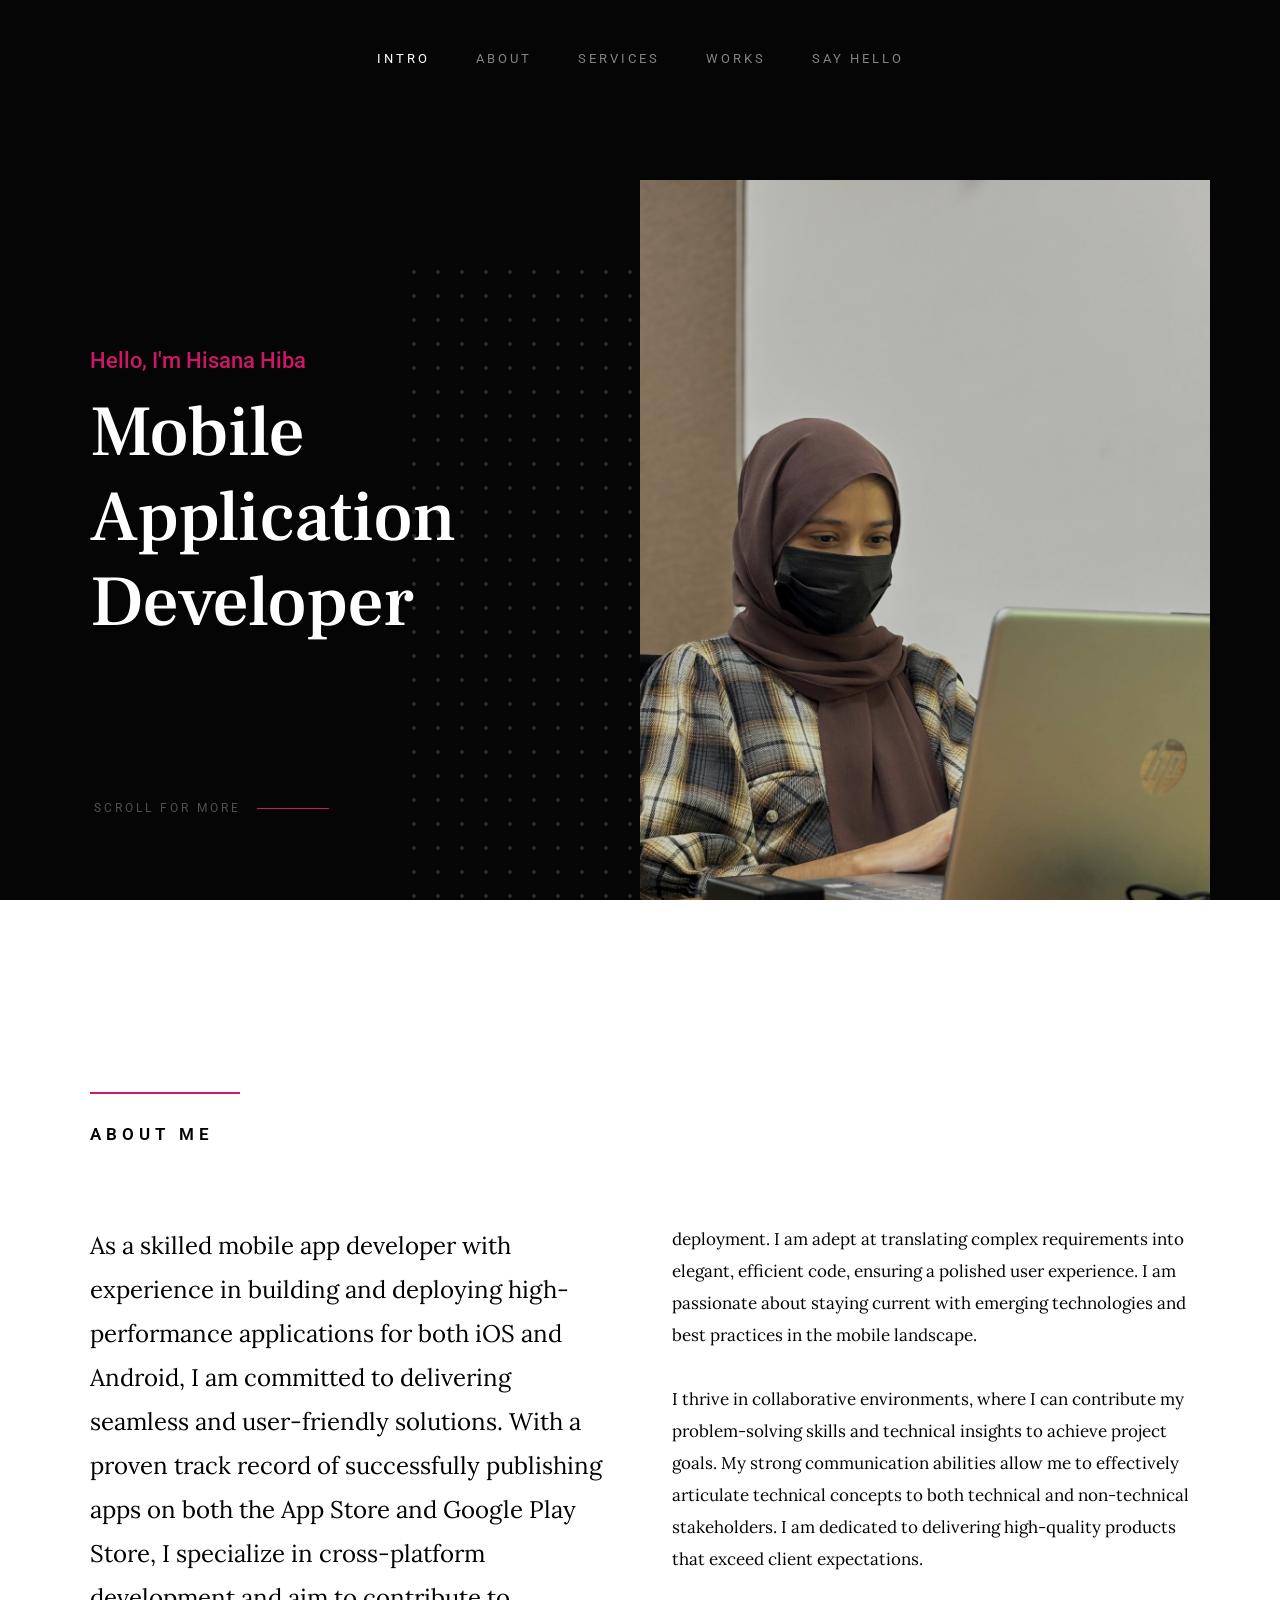
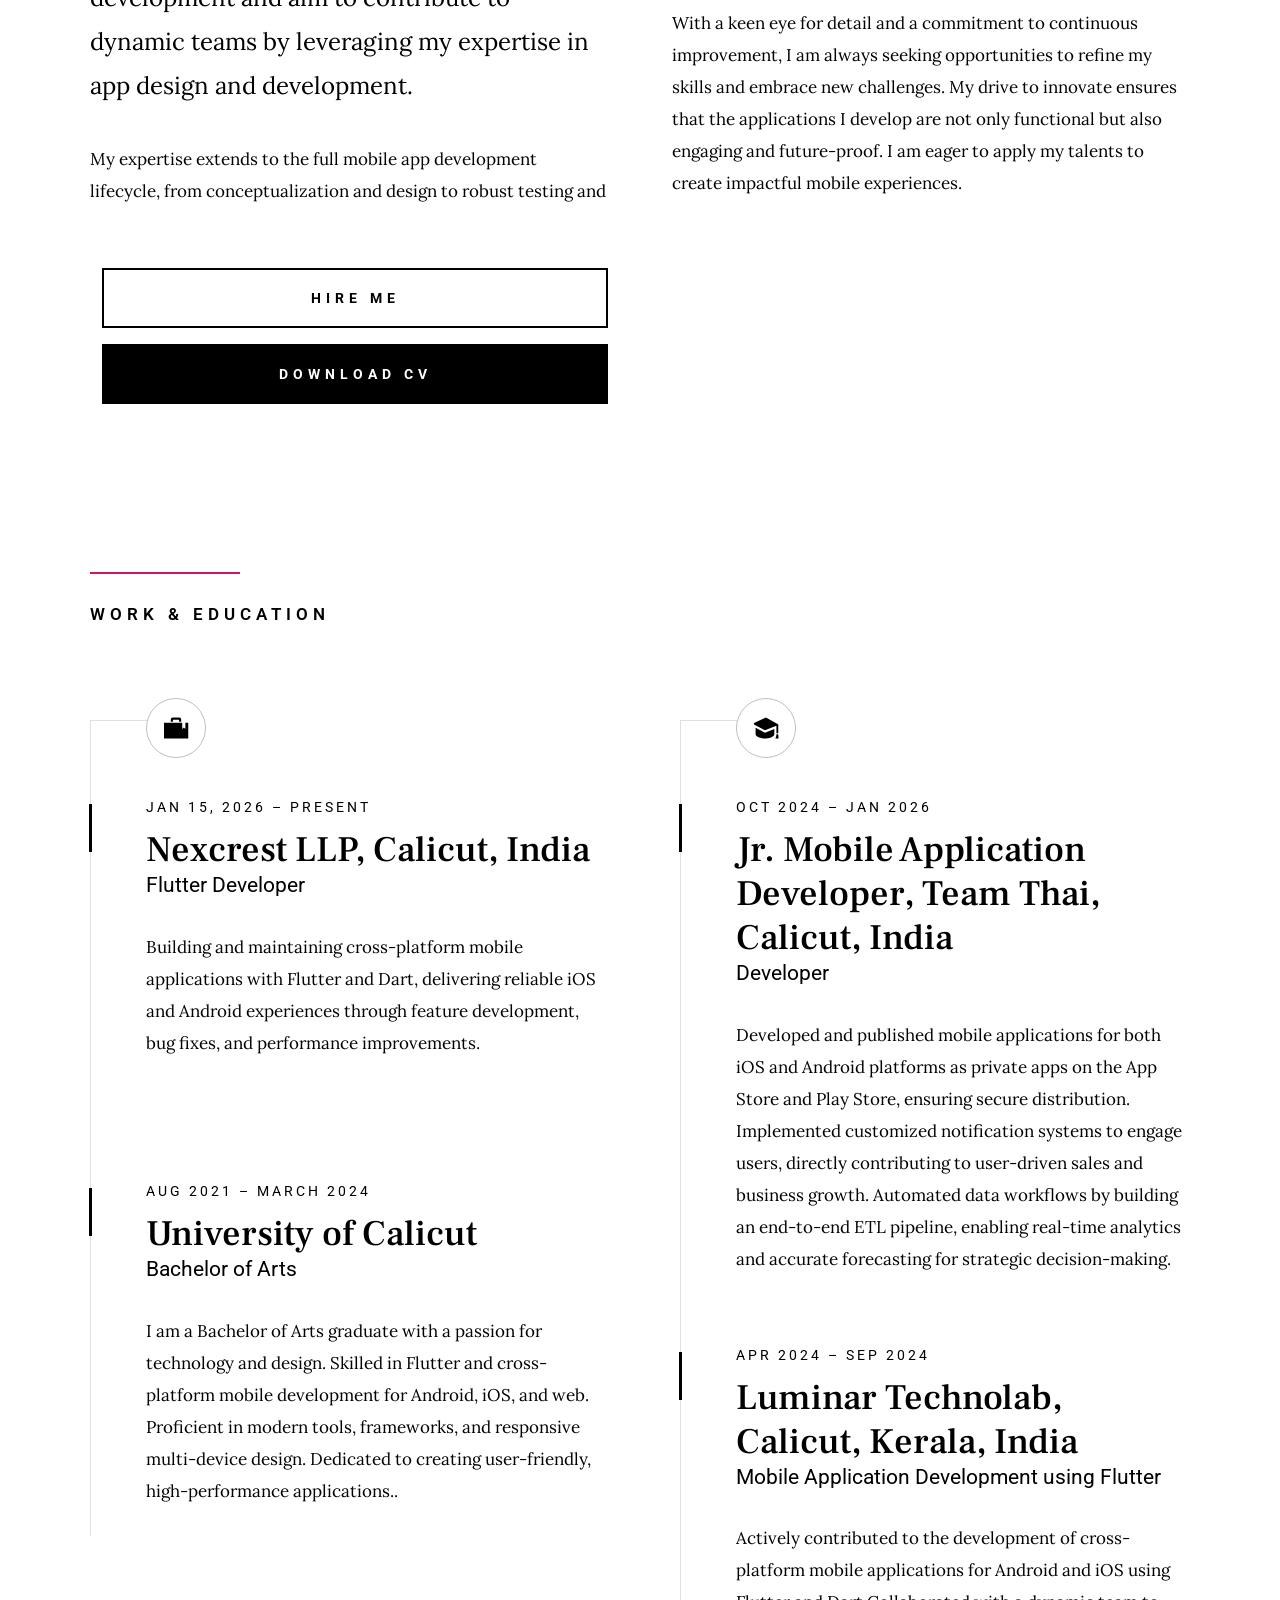
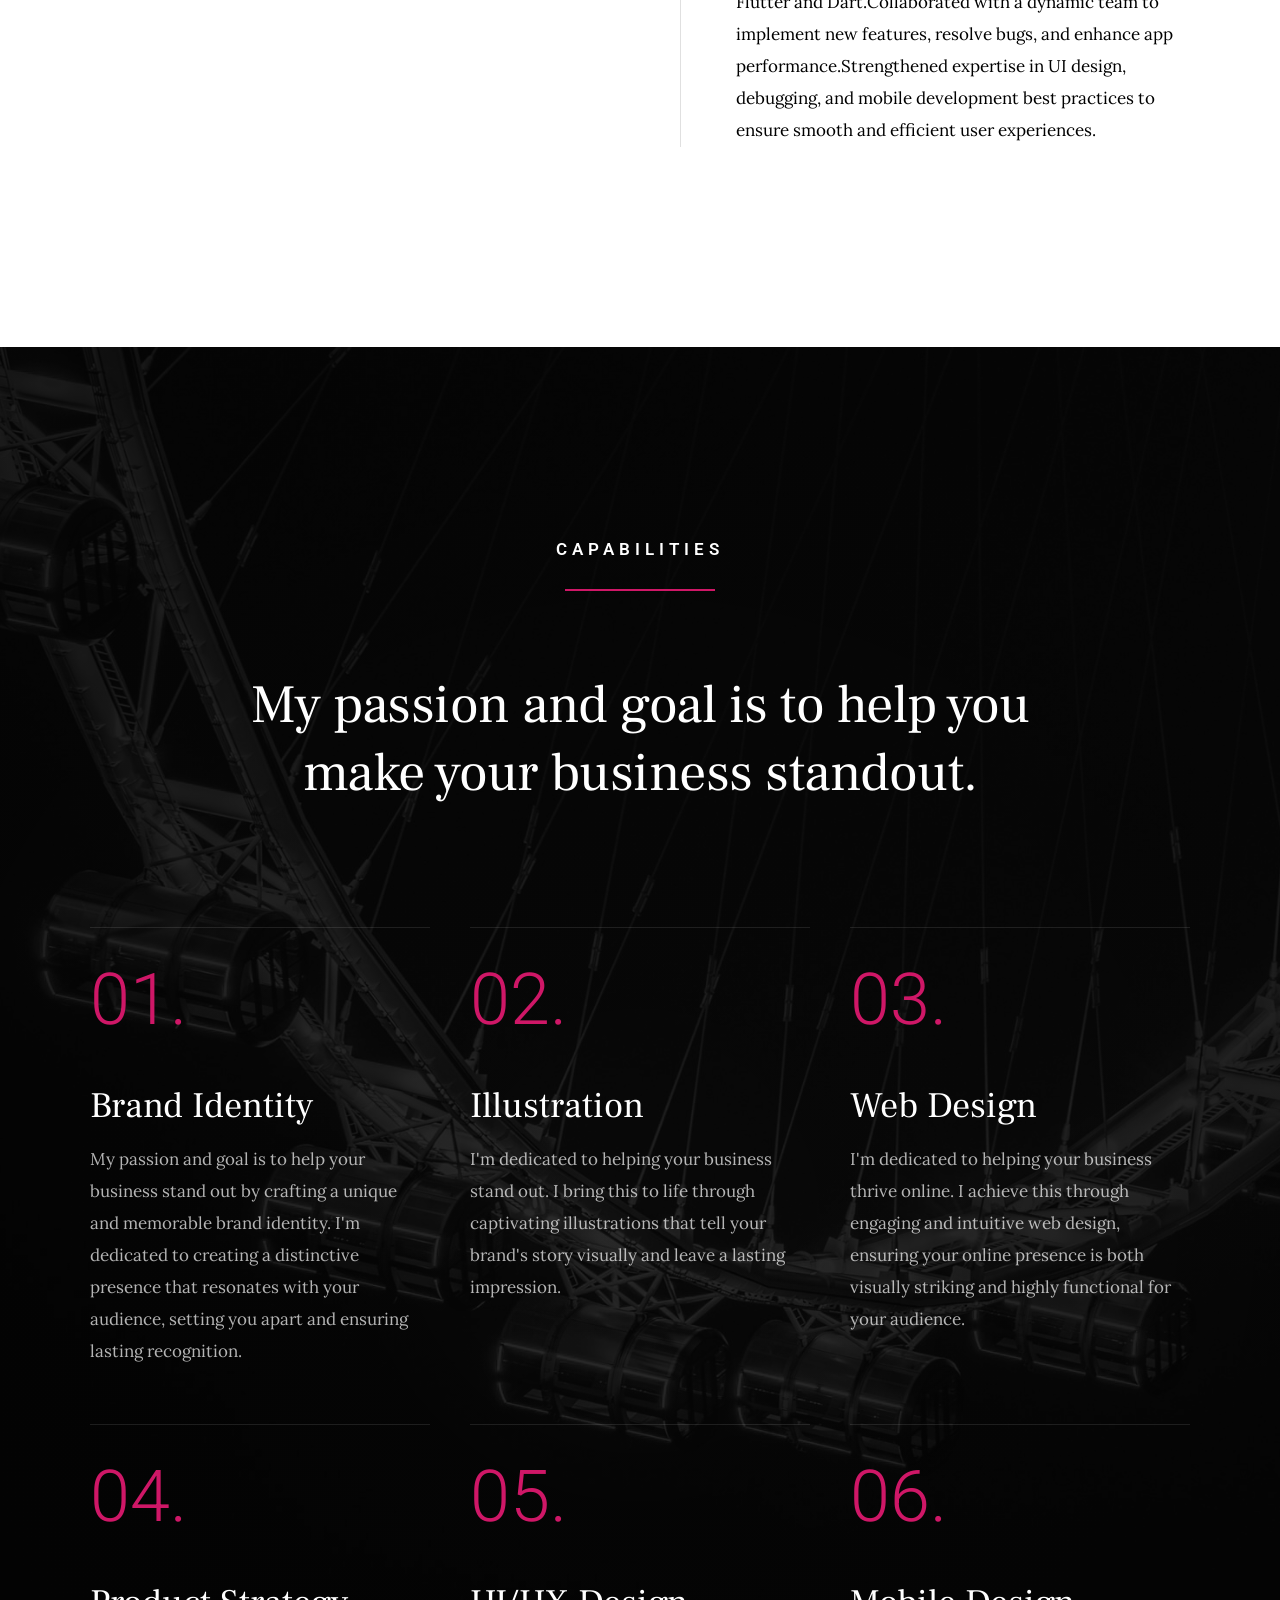
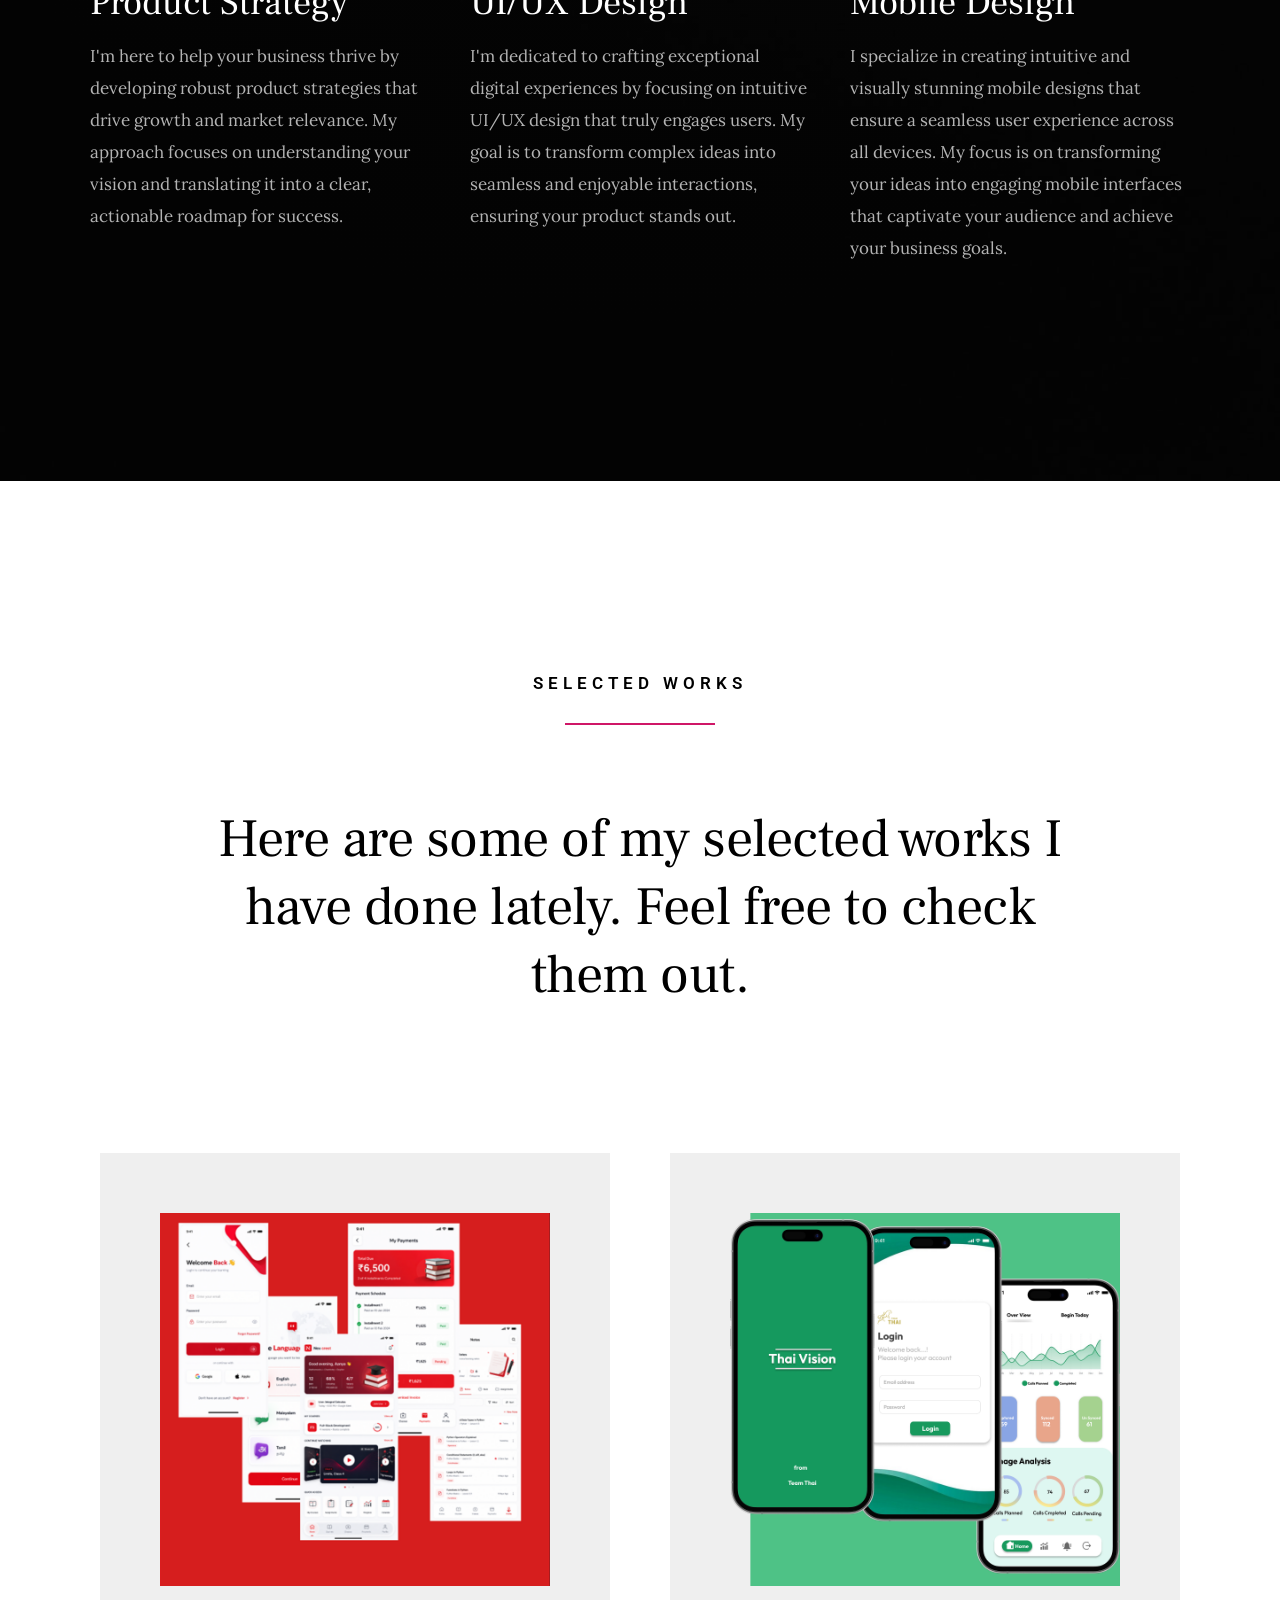
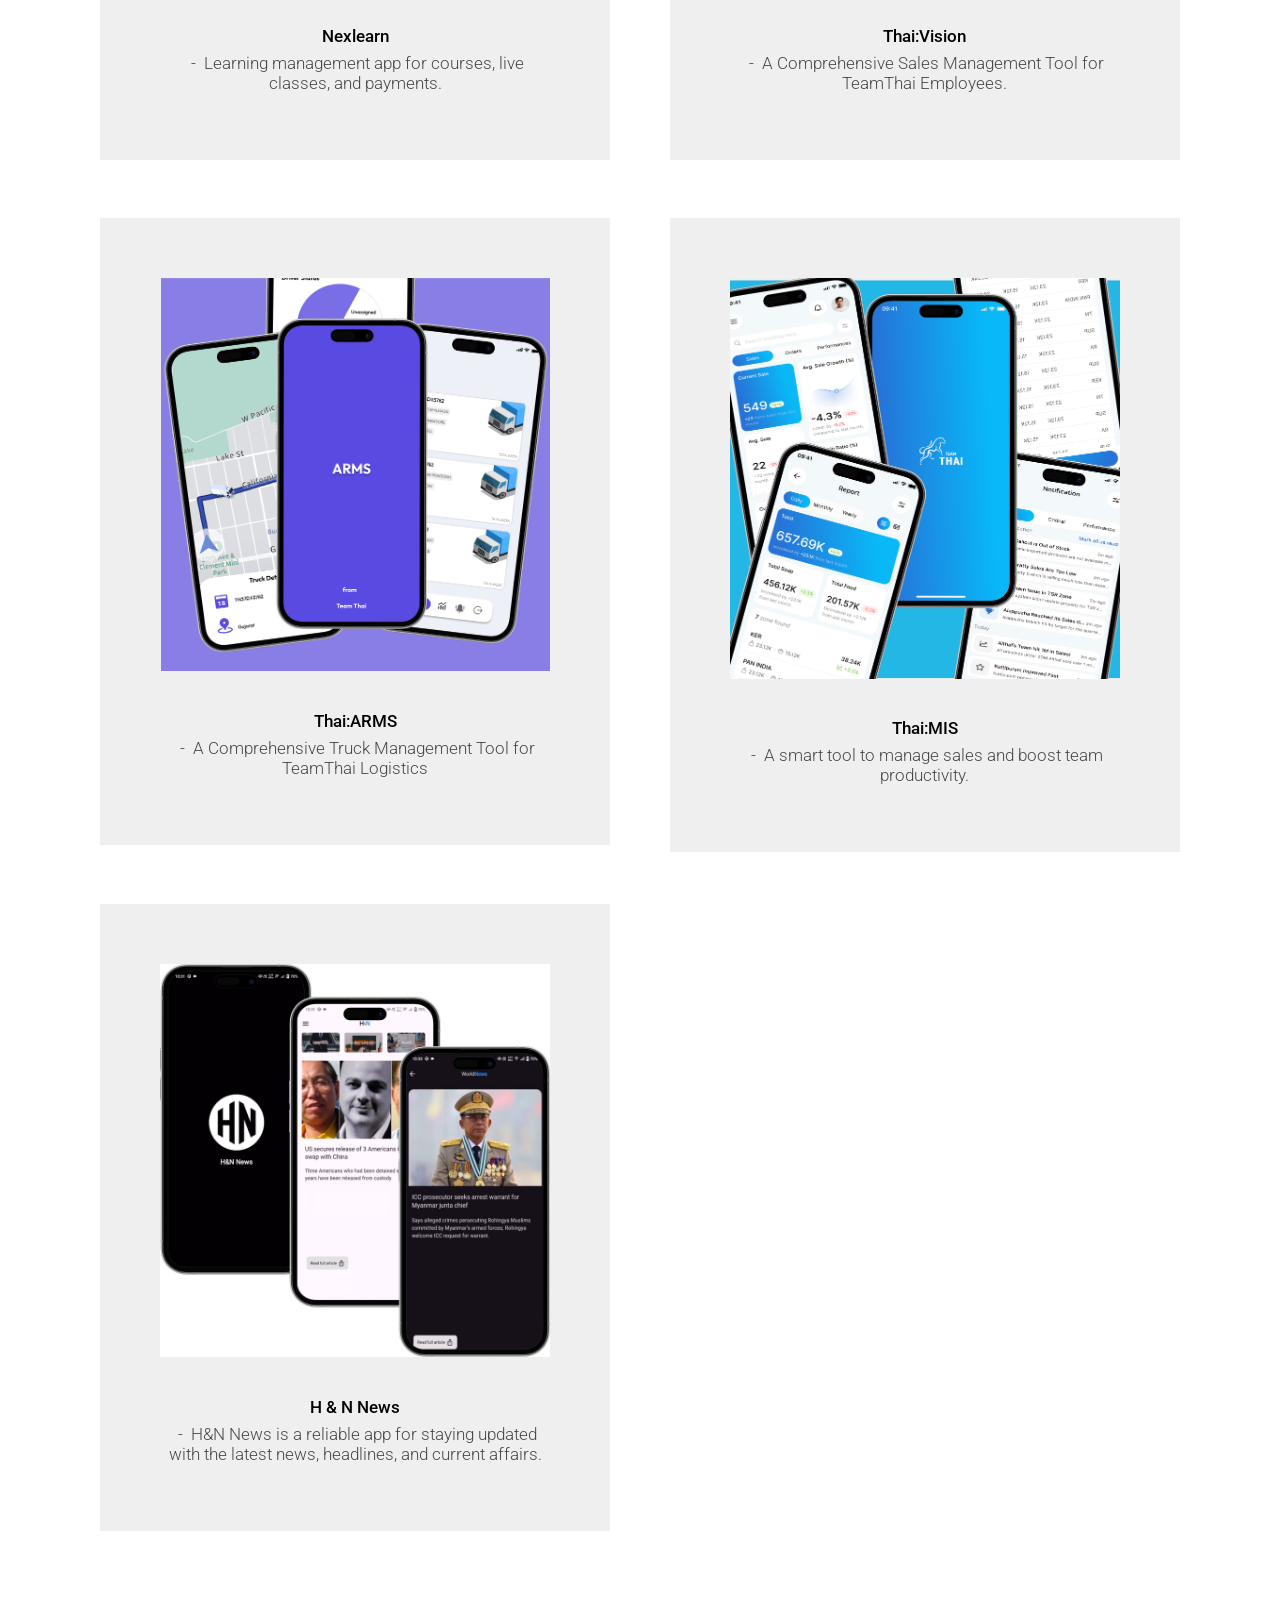
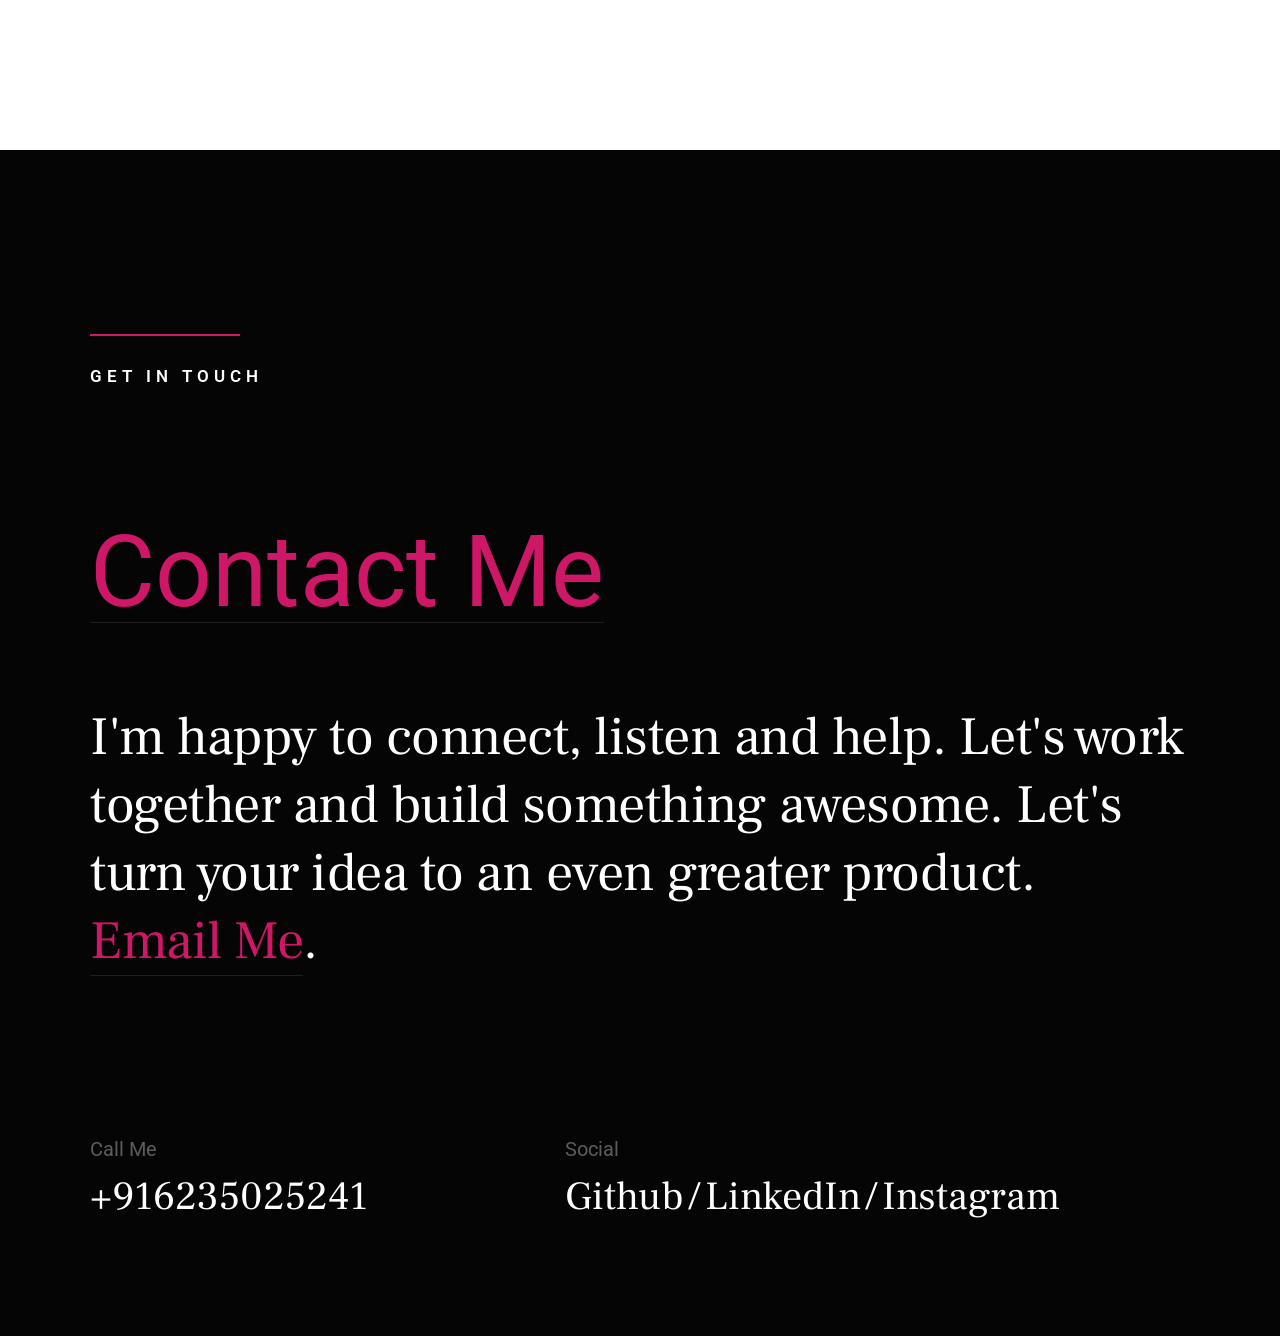
<file: index.html>
<!DOCTYPE html>
<html class="no-js" lang="en">

<head>

    <!--- basic page needs
    ================================================== -->
    <meta charset="utf-8">
    <title>Hisana Hiba</title>
    <meta name="description" content="">
    <meta name="author" content="">

    <!-- mobile specific metas
    ================================================== -->
    <meta name="viewport" content="width=device-width, initial-scale=1">

    <!-- CSS
    ================================================== -->
    <link rel="stylesheet" href="css/base.css">
    <link rel="stylesheet" href="css/vendor.css">
    <link rel="stylesheet" href="css/main.css?v=3">

    <!-- script
    ================================================== -->
    <script src="js/modernizr.js"></script>
    <script src="js/pace.min.js"></script>

    <!-- favicons
    ================================================== -->
    <link rel="apple-touch-icon" sizes="180x180" href="apple-touch-icon.png">
    <link rel="icon" type="image/png" sizes="32x32" href="favicon-32x32.png">
    <link rel="icon" type="image/png" sizes="16x16" href="favicon-16x16.png">
    <link rel="manifest" href="site.webmanifest">

</head>

<body id="top">

    <div id="preloader">
        <div id="loader"></div>
    </div>

    <!-- site header
    ================================================== -->
    <header class="s-header">



        <nav class="header-nav-wrap">
            <ul class="header-main-nav">
                <li class="current"><a class="smoothscroll" href="#intro" title="intro">Intro</a></li>
                <li><a class="smoothscroll" href="#about" title="about">About</a></li>
                <li><a class="smoothscroll" href="#services" title="services">Services</a></li>
                <li><a class="smoothscroll" href="#works" title="works">Works</a></li>
                <li><a class="smoothscroll" href="#contact" title="contact us">Say Hello</a></li>
            </ul>
            <!-- 
            <ul class="header-social">
                <li><a href="#0"><i class="fab fa-facebook-f" aria-hidden="true"></i></a></li>
                <li><a href="#0"><i class="fab fa-twitter" aria-hidden="true"></i></a></li>
                <li><a href="#0"><i class="fab fa-dribbble" aria-hidden="true"></i></a></li>
                <li><a href="#0"><i class="fab fa-behance" aria-hidden="true"></i></a></li>
            </ul> -->
        </nav>

        <a class="header-menu-toggle" href="#"><span>Menu</span></a>

    </header> <!-- end s-header -->


    <!-- intro
    ================================================== -->
    <section id="intro" class="s-intro target-section">

        <div class="row intro-content">

            <div class="column large-9 mob-full intro-text">
                <h3>Hello, I'm Hisana Hiba</h3>
                <h1>
                    Mobile <br>
                    Application <br>
                    Developer

                </h1>
            </div>

            <div class="intro-scroll">
                <a href="#about" class="intro-scroll-link smoothscroll">
                    Scroll For More
                </a>
            </div>

            <div class="intro-grid"></div>
            <div class="intro-pic"></div>

        </div> <!-- end row -->

    </section> <!-- end intro -->


    <!-- about
    ================================================== -->
    <section id="about" class="s-about target-section">

        <div class="about-me">

            <div class="row heading-block" data-aos="fade-up">
                <div class="column large-full">
                    <h2 class="section-heading">About Me</h2>
                </div>
            </div>

            <div class="row about-me__content" data-aos="fade-up">
                <div class="column large-full about-me__text">
                    <p class="lead">
                        As a skilled mobile app developer with experience in building and deploying high-performance
                        applications for
                        both iOS and Android, I am committed to delivering seamless and user-friendly solutions. With a
                        proven track
                        record of successfully publishing apps on both the App Store and Google Play Store, I specialize
                        in cross-platform
                        development and aim to contribute to dynamic teams by leveraging my expertise in app design and
                        development.
                    </p>

                    <p>
                        My expertise extends to the full mobile app development lifecycle, from conceptualization and
                        design to robust testing and deployment. I am adept at translating complex requirements into
                        elegant, efficient code, ensuring a polished user experience. I am passionate about staying
                        current with emerging technologies and best practices in the mobile landscape.
                    </p>

                    <p>
                        I thrive in collaborative environments, where I can contribute my problem-solving skills and
                        technical insights to achieve project goals. My strong communication abilities allow me to
                        effectively articulate technical concepts to both technical and non-technical stakeholders. I am
                        dedicated to delivering high-quality products that exceed client expectations.
                    </p>

                    <p>
                        With a keen eye for detail and a commitment to continuous improvement, I am always seeking
                        opportunities to refine my skills and embrace new challenges. My drive to innovate ensures that
                        the applications I develop are not only functional but also engaging and future-proof. I am
                        eager to apply my talents to create impactful mobile experiences.
                    </p>
                </div>
            </div>

            <div class="row about-me__buttons">
                <div class="column large-half tab-full" data-aos="fade-up">
                    <a href="mailto:hisanahiba732@gmail.com" class="btn btn--stroke full-width">Hire Me</a>

                    </ <div class="column large-half tab-full" data-aos="fade-up">
                    <a href="https://drive.google.com/file/d/1yX--kLWcXpZ6pKcHsjqaLjokOLjW7krJ/view?usp=sharing"
                        class="btn btn--primary full-width">Download CV</a>
                </div>
            </div>

        </div> <!-- end about-me -->

        <div class="about-experience">

            <div class="row heading-block" data-aos="fade-up">
                <div class="column large-full">
                    <h2 class="section-heading">Work & Education</h2>
                </div>
            </div>

            <div class="row about-experience__timeline">

                <div class="column large-half tab-full" data-aos="fade-up">
                    <div class="timeline">

                        <div class="timeline__icon-wrap">
                            <span class="timeline__icon timeline__icon--work"></span>
                        </div>

                        <div class="timeline__block">
                            <div class="timeline__bullet"></div>
                            <div class="timeline__header">
                                <p class="timeline__timeframe">Jan 15, 2026 – Present</p>
                                <h3 class="item-title">Nexcrest LLP, Calicut, India</h3>
                                <h5>Flutter Developer</h5>
                            </div>
                            <div class="timeline__desc">
                                <p>Building and maintaining cross-platform mobile applications with Flutter and Dart,
                                    delivering reliable iOS and Android experiences through feature development, bug
                                    fixes, and performance improvements.</p>
                            </div>
                        </div>

                        <div class="timeline__block">
                            <div class="timeline__bullet"></div>
                            <div class="timeline__header">
                                <p class="timeline__timeframe">Aug 2021 – March 2024</p>
                                <h3 class="item-title">University of Calicut</h3>
                                <h5>Bachelor of Arts</h5>
                            </div>
                            <div class="timeline__desc">
                                <p>I am a Bachelor of Arts graduate with a passion for technology and design.
                                    Skilled in Flutter and cross-platform mobile development for Android, iOS, and web.
                                    Proficient in modern tools, frameworks, and responsive multi-device design.
                                    Dedicated to creating user-friendly, high-performance applications..</p>
                            </div>
                        </div>



                    </div>
                </div>

                <div class="column large-half tab-full" data-aos="fade-up">
                    <div class="timeline">

                        <div class="timeline__icon-wrap">
                            <span class="timeline__icon timeline__icon--education"></span>
                        </div>

                        <div class="timeline__block">
                            <div class="timeline__bullet"></div>
                            <div class="timeline__header">
                                <p class="timeline__timeframe">Oct 2024 – Jan 2026</p>
                                <h3 class="item-title">Jr. Mobile Application Developer, Team Thai, Calicut, India</h3>
                                <h5>Developer</h5>
                            </div>
                            <div class="timeline__desc">
                                <p>Developed and published mobile applications for both iOS and Android platforms as
                                    private apps on the App Store and Play Store, ensuring secure distribution.
                                    Implemented customized notification systems to engage users, directly contributing
                                    to user-driven sales and business growth. Automated data workflows by building an
                                    end-to-end ETL pipeline, enabling real-time analytics and accurate forecasting for
                                    strategic decision-making.</p>
                            </div>
                        </div>

                        <div class="timeline__block">
                            <div class="timeline__bullet"></div>
                            <div class="timeline__header">
                                <p class="timeline__timeframe">Apr 2024 – Sep 2024</p>
                                <h3 class="item-title">Luminar Technolab, Calicut, Kerala, India</h3>
                                <h5>Mobile Application Development using Flutter</h5>
                            </div>
                            <div class="timeline__desc">
                                <p>Actively contributed to the development of cross-platform mobile applications for
                                    Android and iOS using Flutter
                                    and Dart.Collaborated with a dynamic team to implement new features, resolve bugs,
                                    and enhance app performance.Strengthened expertise in UI design, debugging, and
                                    mobile development best practices to ensure smooth and
                                    efficient user experiences.</p>
                            </div>
                        </div>





                    </div>
                </div>
            </div>

        </div> <!-- end about-experience -->

    </section> <!-- end s-about -->


    <!-- services
    ================================================== -->
    <section id="services" class="s-services ss-dark target-section">

        <div class="shadow-overlay"></div>

        <div class="row heading-block heading-block--center" data-aos="fade-up">
            <div class="column large-full">
                <h2 class="section-heading section-heading--centerbottom">Capabilities</h2>

                <p class="section-desc">
                    My passion and goal is to help you make your business standout.
                </p>
            </div>
        </div> <!-- end heading-block -->

        <div class="row services-list block-large-1-3 block-medium-1-2 block-tab-full">

            <div class="column item-service" data-aos="fade-up">
                <div class="item-service__content">
                    <h4 class="item-title">Brand Identity</h4>
                    <p>
                        My passion and goal is to help your business stand out by crafting a unique and memorable brand
                        identity. I'm dedicated to creating a distinctive presence that resonates with your audience,
                        setting you apart and ensuring lasting recognition.
                    </p>
                </div>
            </div>

            <div class="column item-service" data-aos="fade-up">
                <div class="item-service__content">
                    <h4 class="item-title">Illustration</h4>
                    <p>
                        I'm dedicated to helping your business stand out. I bring this to life through captivating
                        illustrations that tell your brand's story visually and leave a lasting impression.
                    </p>
                </div>
            </div>

            <div class="column item-service" data-aos="fade-up">
                <div class="item-service__content">
                    <h4 class="item-title">Web Design</h4>
                    <p>
                        I'm dedicated to helping your business thrive online. I achieve this through engaging and
                        intuitive web design, ensuring your online presence is both visually striking and highly
                        functional for your audience.
                    </p>
                </div>
            </div>

            <div class="column item-service" data-aos="fade-up">
                <div class="item-service__content">
                    <h4 class="item-title">Product Strategy</h4>
                    <p>
                        I'm here to help your business thrive by developing robust product strategies that drive growth
                        and market relevance. My approach focuses on understanding your vision and translating it into a
                        clear, actionable roadmap for success.
                    </p>
                </div>
            </div>

            <div class="column item-service" data-aos="fade-up">
                <div class="item-service__content">
                    <h4 class="item-title">UI/UX Design</h4>
                    <p>
                        I'm dedicated to crafting exceptional digital experiences by focusing on intuitive UI/UX design
                        that truly engages users. My goal is to transform complex ideas into seamless and enjoyable
                        interactions, ensuring your product stands out.
                    </p>
                </div>
            </div>

            <div class="column item-service" data-aos="fade-up">
                <div class="item-service__content">
                    <h4 class="item-title">Mobile Design</h4>
                    <p>
                        I specialize in creating intuitive and visually stunning mobile designs that ensure a seamless
                        user experience across all devices. My focus is on transforming your ideas into engaging mobile
                        interfaces that captivate your audience and achieve your business goals.

                    </p>
                </div>
            </div>

        </div> <!-- end services-list -->

    </section> <!-- end s-services -->





    <!-- works
    ================================================== -->
    <section id="works" class="s-works target-section">

        <div class="row heading-block heading-block--center" data-aos="fade-up">
            <div class="column large-full">
                <h2 class="section-heading section-heading--centerbottom">Selected Works</h2>
                <p class="section-desc">
                    Here are some of my selected works I have done lately. Feel free to
                    check them out.
                </p>
            </div>
        </div> <!-- end heading-block -->

        <div class="masonry-wrap">

            <div class="masonry">
                <div class="grid-sizer"></div>

                <div class="masonry__brick" data-aos="fade-up">
                    <div class="item-folio">
                        <div class="item-folio__thumb">
                            <a href="images/nexlearn.png" class="thumb-link" title="Nexlearn" data-size="400x400">
                                <img src="images/nexlearn.png"
                                    srcset="images/nexlearn.png 1x, images/nexlearn.png 2x" alt="Nexlearn">
                            </a>
                        </div>

                        <div class="item-folio__text">
                            <h4 class="item-folio__title">
                                Nexlearn
                            </h4>
                            <p class="item-folio__cat">
                                Learning management app for courses, live classes, and payments.
                            </p>
                        </div>

                        <div class="item-folio__caption">
                            <p>Nexlearn is a learning management app built for students and institutes.
                                It includes secure login, multi-language support, a personalized home dashboard with
                                progress tracking, live class joining, course management, notes and assignments, and
                                installment-based payment tracking with invoice access.</p>
                        </div>
                    </div>
                </div> <!-- end masonry__brick -->

                <div class="masonry__brick" data-aos="fade-up">
                    <div class="item-folio">
                        <div class="item-folio__thumb">
                            <a href="images\Group 1 (3).png" class="thumb-link" title="Shutterbug" data-size="400x400">
                                <img src="images\Group 1 (3).png"
                                    srcset="images\Group 1 (3).png 1x,images\Group 1 (3).png 2x" alt="">
                            </a>
                        </div>

                        <div class="item-folio__text">
                            <h4 class="item-folio__title">
                                Thai:Vision
                            </h4>
                            <p class="item-folio__cat">
                                A Comprehensive Sales Management Tool for TeamThai Employees.
                            </p>
                        </div>

                        <div class="item-folio__caption">
                            <p>Thai Vision
                                Thai Vision is a robust tool designed exclusively for TeamThai employees, providing a
                                comprehensive solution for managing and tracking sales activities. This private
                                application enhances productivity by streamlining the sales process and providing
                                valuable data to both salesmen and management.</p>
                        </div>
                    </div>
                </div> <!-- end masonry__brick -->

                <div class="masonry__brick" data-aos="fade-up">
                    <div class="item-folio">
                        <div class="item-folio__thumb">
                            <a href="images\Group 1.png" class="thumb-link" title="Woodcraft" data-size="400x400">
                                <img src="images\Group 1.png" srcset="images\Group 1.png 1x,images\Group 1.png 2x"
                                    alt="">
                            </a>
                        </div>
                        <div class="item-folio__text">
                            <h4 class="item-folio__title">
                                Thai:ARMS
                            </h4>
                            <p class="item-folio__cat">
                                A Comprehensive Truck Management Tool for TeamThai Logistics

                            </p>
                        </div>
                        <div class="item-folio__caption">
                            <p>Thai ARMS
                                Thai ARMS is a powerful and secure application designed exclusively for TeamThai
                                employees, providing a complete solution for managing and tracking truck operations.
                                This private app streamlines logistics by offering real-time data on truck activities,
                                driver details, and branch information, enhancing operational efficiency for our team.
                            </p>
                        </div>
                    </div>
                </div> <!-- end masonry__brick -->

                <div class="masonry__brick" data-aos="fade-up">
                    <div class="item-folio">

                        <div class="item-folio__thumb">
                            <a href="images\Group 1 (2).png" class="thumb-link" title="The Beetle Car"
                                data-size="400x400">
                                <img src="images\Group 1 (2).png"
                                    srcset="images\Group 1 (2).png 1x,images\Group 1 (2).png 2x" alt="">
                            </a>
                        </div>
                        <div class="item-folio__text">
                            <h4 class="item-folio__title">
                                Thai:MIS
                            </h4>
                            <p class="item-folio__cat">
                                A smart tool to manage sales and boost team productivity.
                            </p>
                        </div>
                        <div class="item-folio__caption">
                            <p>Thai MIS
                                This application is a robust tool for managing and tracking sales activities, providing
                                valuable data to both salesmen and management. It’s a comprehensive solution for
                                businesses looking to streamline their sales process and enhance productivity.</p>
                        </div>
                    </div>
                </div> <!-- end masonry__brick -->

                <div class="masonry__brick" data-aos="fade-up">
                    <div class="item-folio">
                        <div class="item-folio__thumb">
                            <a href="images\Group 7.png" class="thumb-link" title="Grow Green" data-size="400x400">
                                <img src="images\Group 7.png" srcset="images\Group 7.png1x, images\Group 7.png 2x"
                                    alt="">
                            </a>
                        </div>
                        <div class="item-folio__text">
                            <h4 class="item-folio__title">
                                H & N News
                            </h4>
                            <p class="item-folio__cat">
                                H&N News is a reliable app for staying updated with the latest news, headlines, and
                                current affairs.

                            </p>
                        </div>
                        <div class="item-folio__caption">
                            <p>H&N News App is a dynamic news application that brings you the latest updates from around
                                the
                                world, business, and entertainment sectors. With a clean and user-friendly interface, it
                                ensures quick access to trending headlines and in-depth stories. Users can explore
                                categorized news for a more personalized reading experience. Stay informed anytime,
                                anywhere with real-time notifications and reliable content.</p>
                        </div>
                    </div>
                </div> <!-- end masonry__brick -->


            </div>
        </div> <!-- end masonry__brick -->

        <div class="masonry__brick" data-aos="fade-up">

            <div class="item-folio__caption">
                <p>Vero molestiae sed aut natus excepturi. Et tempora numquam. Temporibus iusto quo.Unde
                    dolorem corrupti neque nisi.</p>
            </div>
        </div>
        </div> <!-- end masonry__brick -->

        </div> <!-- end masonry -->

        </div> <!-- end masonry-wrap -->

    </section> <!-- end s-work -->



    <!-- contact
    ================================================== -->
    <section id="contact" class="s-contact ss-dark target-section">

        <div class="row heading-block" data-aos="fade-up">
            <div class="column large-full">
                <h2 class="section-heading">Get In Touch</h2>
            </div>
        </div>

        <div class="row contact-main" data-aos="fade-up">
            <div class="column large-full">
                <p class="contact-email">
                    <a href="hisanahiba732@gmail.com">Contact Me</a>
                </p>

                <p class="section-desc">
                    I'm happy to connect, listen and help. Let's work together and build
                    something awesome. Let's turn your idea to an even greater product.
                    <a href="mailto:hisanahiba732@gmail.com">Email Me</a>.
                </p>
            </div>
        </div>

        <div class="row contact-infos" data-aos="fade-up" data-aos-anchor=".contact-main">

            <div class="column large-5 medium-full contact-phone">
                <h4>Call Me</h4>
                <a href="tel:+916235025241">+916235025241</a>
            </div>

            <div class="column large-7 medium-full contact-social">
                <h4>Social</h4>
                <ul>
                    <li><a href="https://github.com/hisana-hiba/seminar" title="Github">Github</a></li>
                    <li><a href="https://www.linkedin.com/in/hisana-hiba-8b29a4325/" title="LinkedIn">LinkedIn</a></li>
                    <li><a href="#0" title="Instagram">Instagram</a></li>
                </ul>
            </div>

        </div> <!-- end contact-infos -->

    </section> <!-- end s-contact -->


    <!-- footer
    ================================================== -->
    <!-- <footer>
        <div class="row">
            <div class="column large-full ss-copyright">
                <span>© Copyright Epitome 2019</span>
                <span>Design by <a href="https://www.styleshout.com/">StyleShout</a></span>
            </div>

            <div class="ss-go-top">
                <a class="smoothscroll" title="Back to Top" href="#top"></a>
            </div>
        </div>
    </footer> -->


    <!-- photoswipe background
    ================================================== -->
    <div aria-hidden="true" class="pswp" role="dialog" tabindex="-1">

        <div class="pswp__bg"></div>
        <div class="pswp__scroll-wrap">

            <div class="pswp__container">
                <div class="pswp__item"></div>
                <div class="pswp__item"></div>
                <div class="pswp__item"></div>
            </div>

            <div class="pswp__ui pswp__ui--hidden">
                <div class="pswp__top-bar">
                    <div class="pswp__counter"></div><button class="pswp__button pswp__button--close"
                        title="Close (Esc)"></button> <button class="pswp__button pswp__button--share"
                        title="Share"></button> <button class="pswp__button pswp__button--fs"
                        title="Toggle fullscreen"></button> <button class="pswp__button pswp__button--zoom"
                        title="Zoom in/out"></button>
                    <div class="pswp__preloader">
                        <div class="pswp__preloader__icn">
                            <div class="pswp__preloader__cut">
                                <div class="pswp__preloader__donut"></div>
                            </div>
                        </div>
                    </div>
                </div>
                <div class="pswp__share-modal pswp__share-modal--hidden pswp__single-tap">
                    <div class="pswp__share-tooltip"></div>
                </div><button class="pswp__button pswp__button--arrow--left" title="Previous (arrow left)"></button>
                <button class="pswp__button pswp__button--arrow--right" title="Next (arrow right)"></button>
                <div class="pswp__caption">
                    <div class="pswp__caption__center"></div>
                </div>
            </div>

        </div>

    </div><!-- end photoSwipe background -->


    <!-- Java Script
    ================================================== -->
    <script src="js/jquery-3.2.1.min.js"></script>
    <script src="js/plugins.js"></script>
    <script src="js/main.js"></script>

</body>
</file>
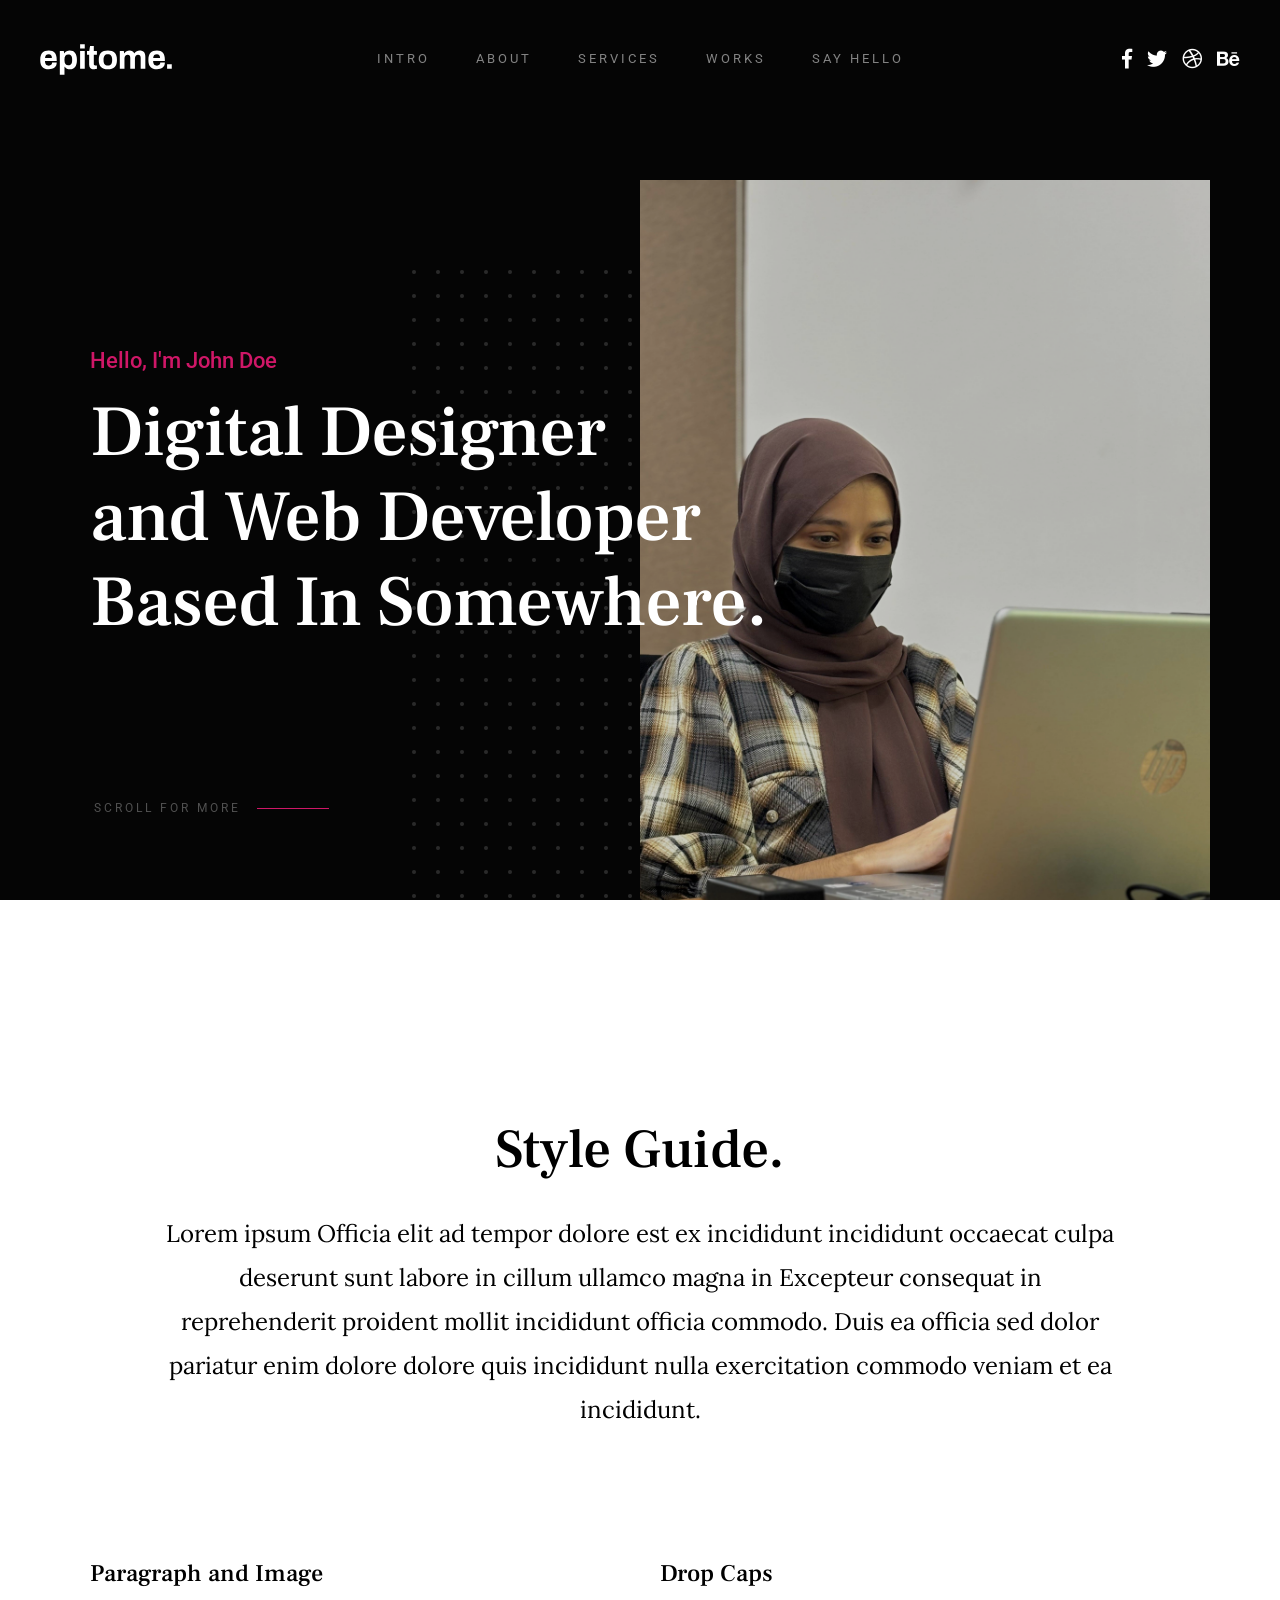
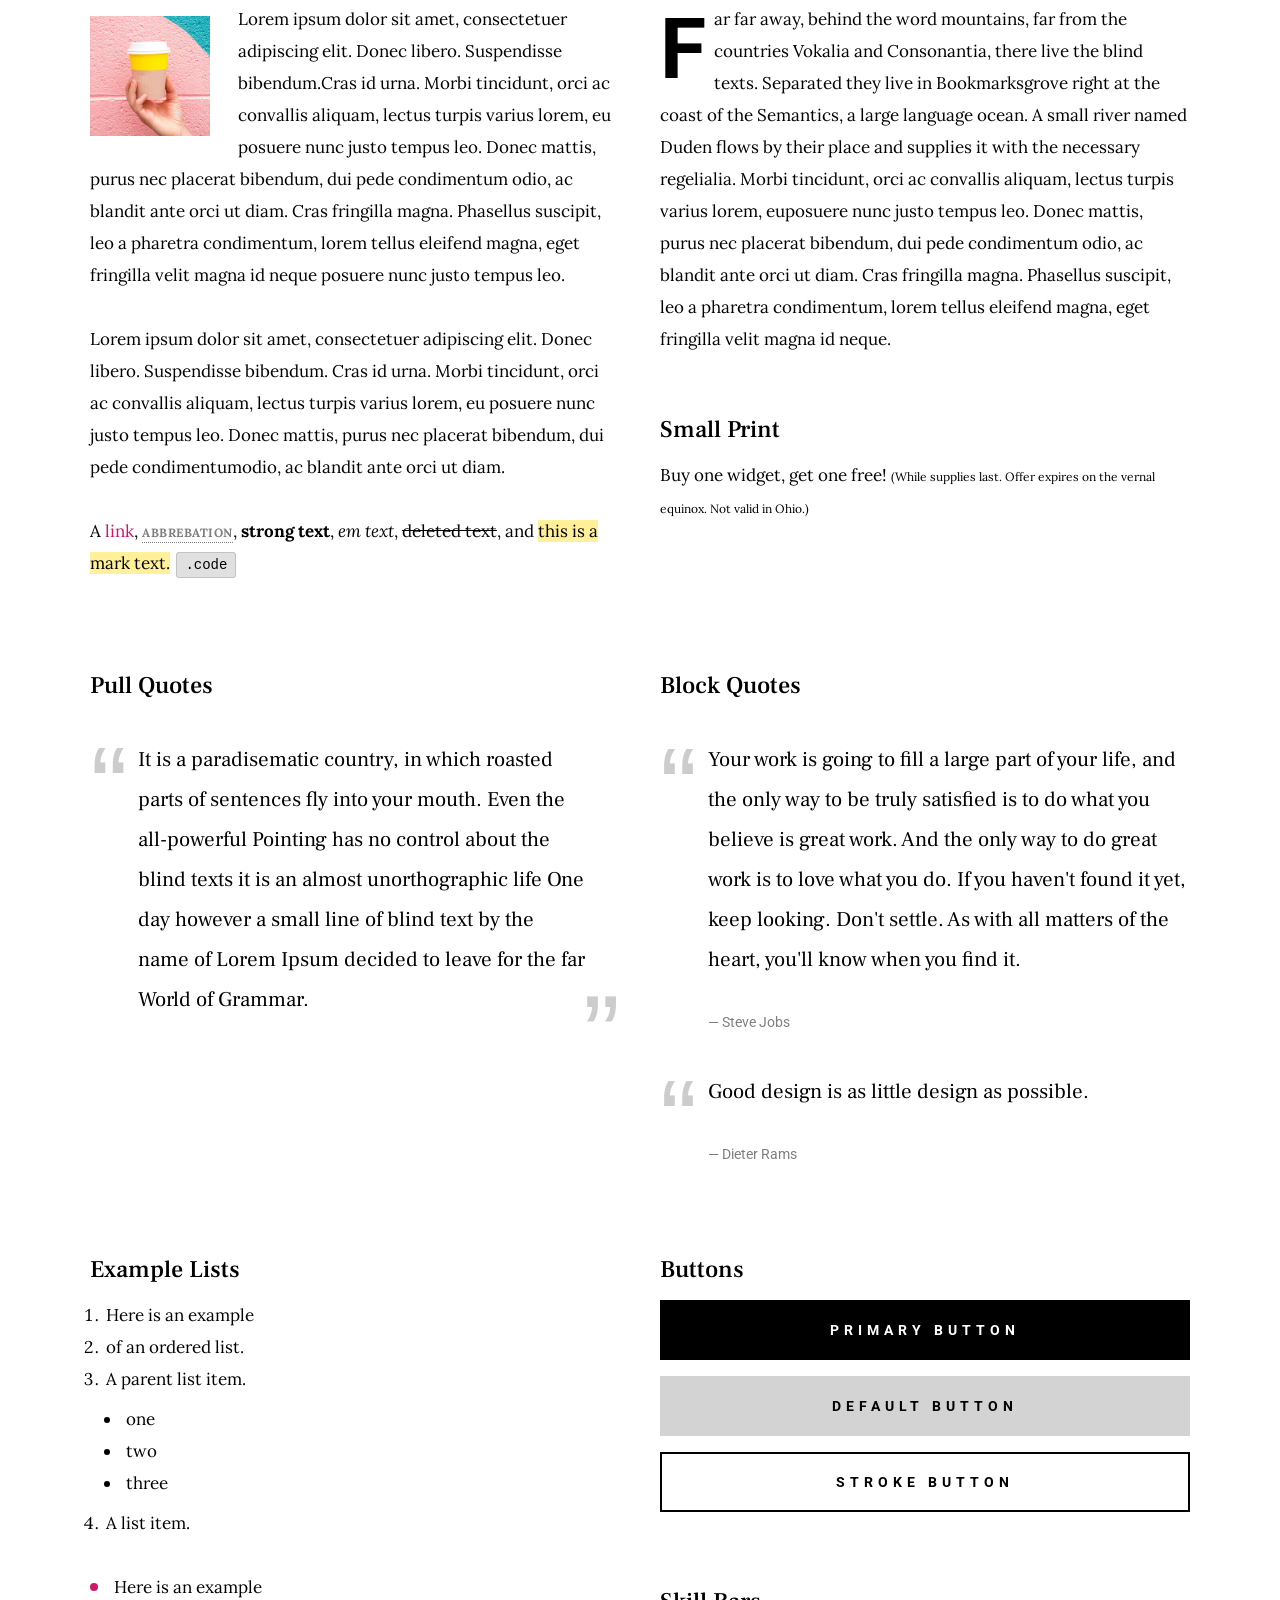
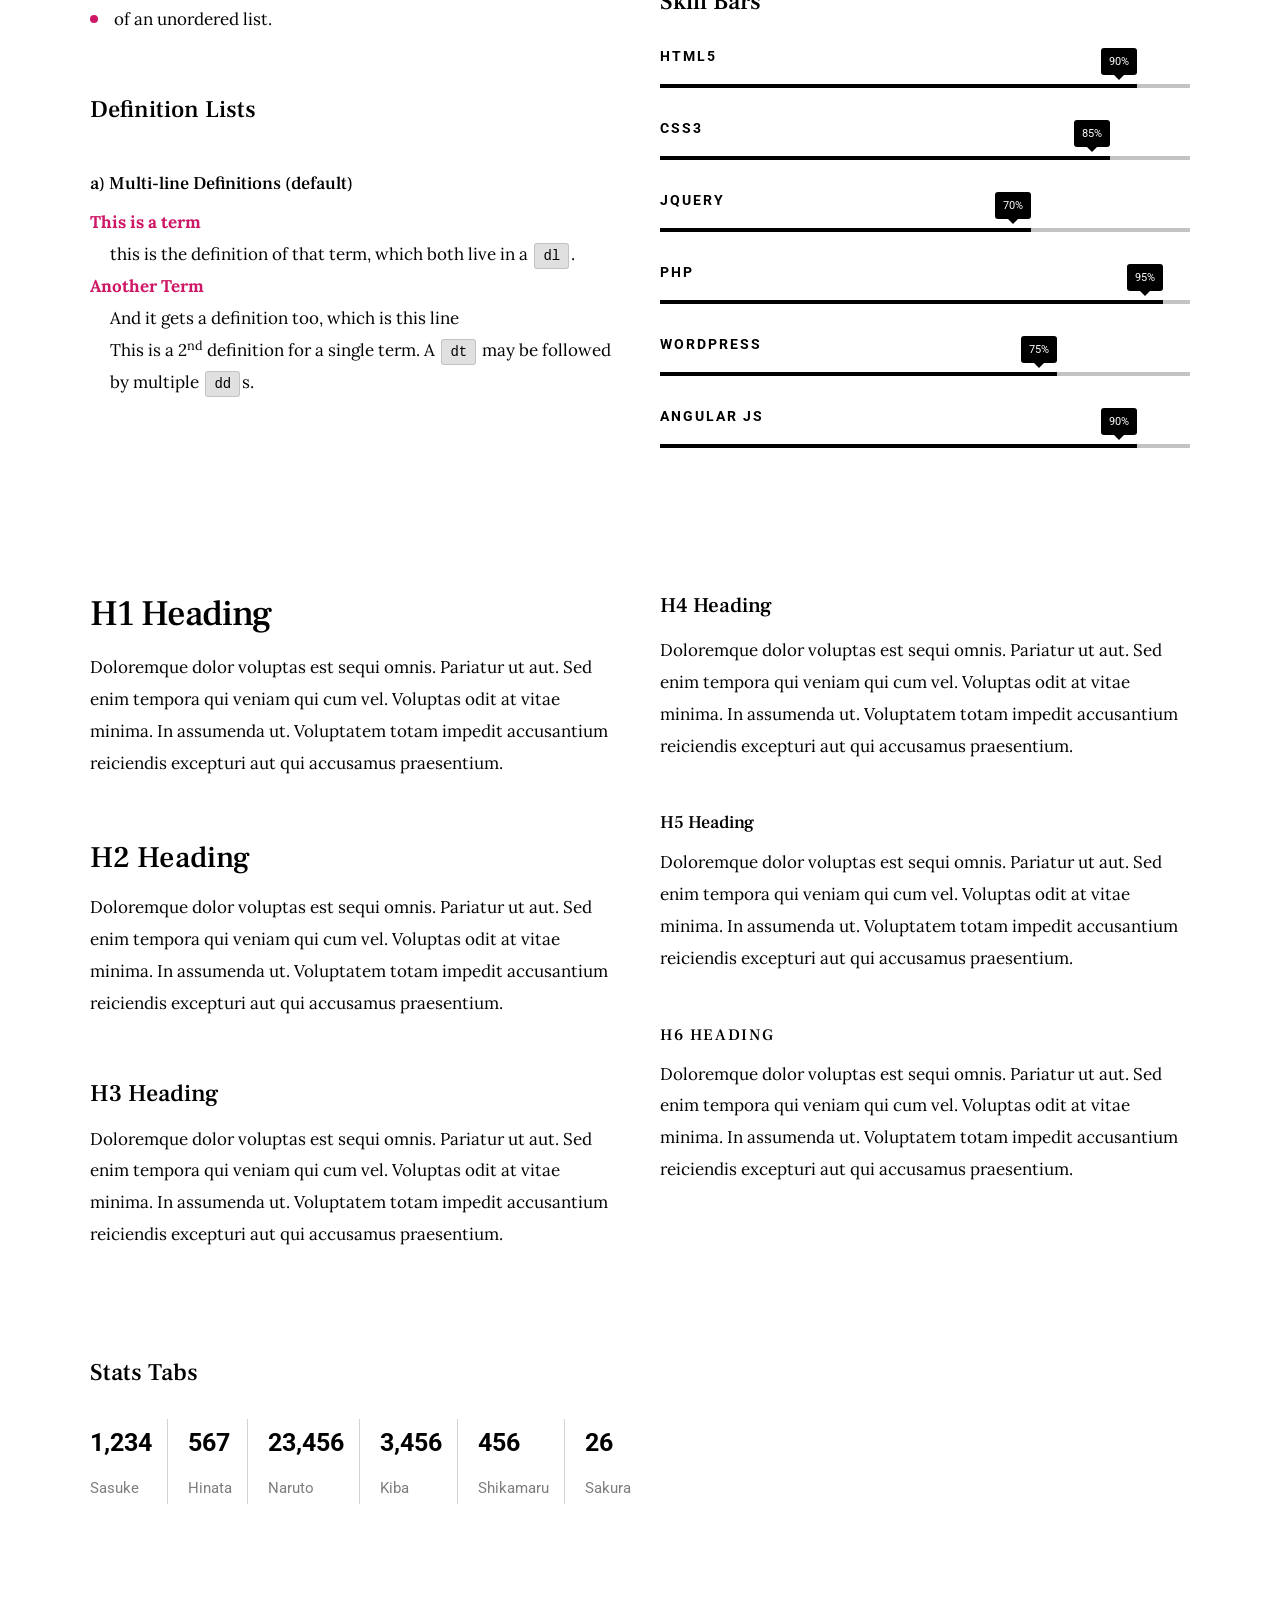
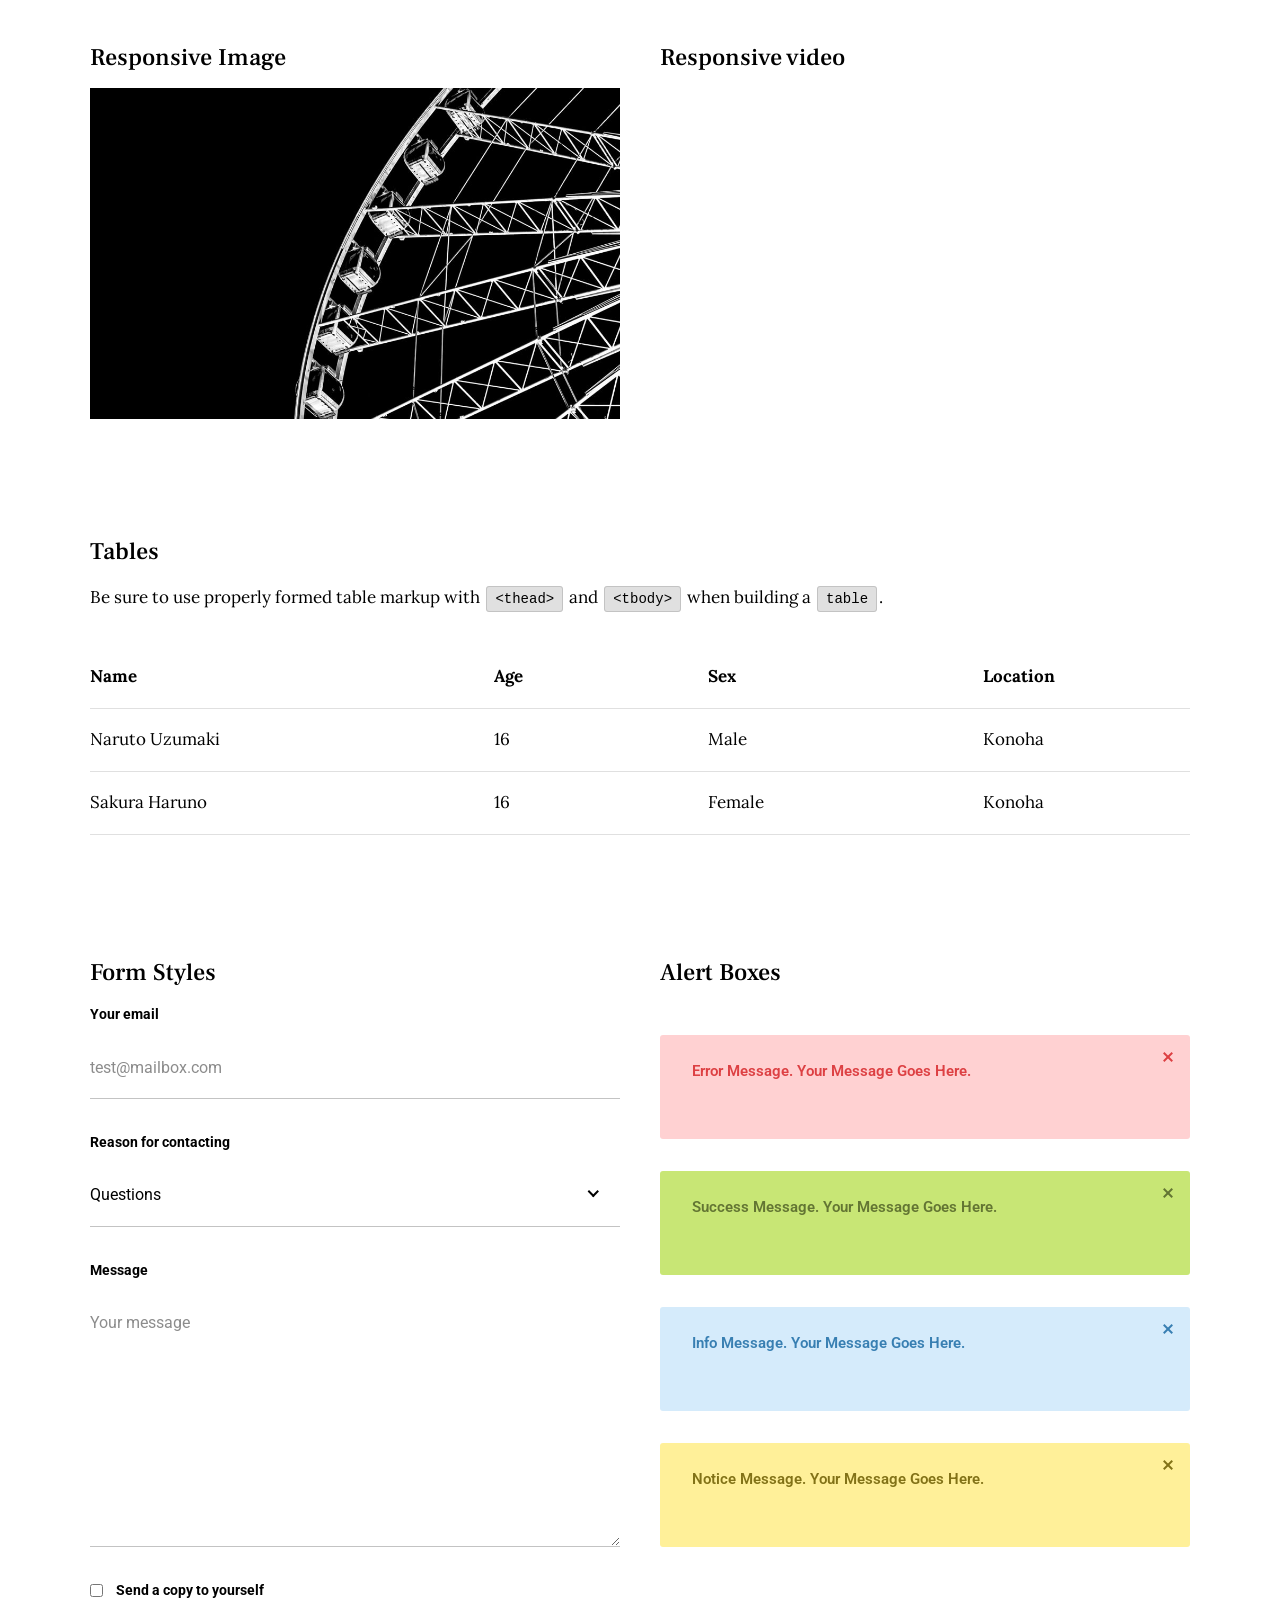
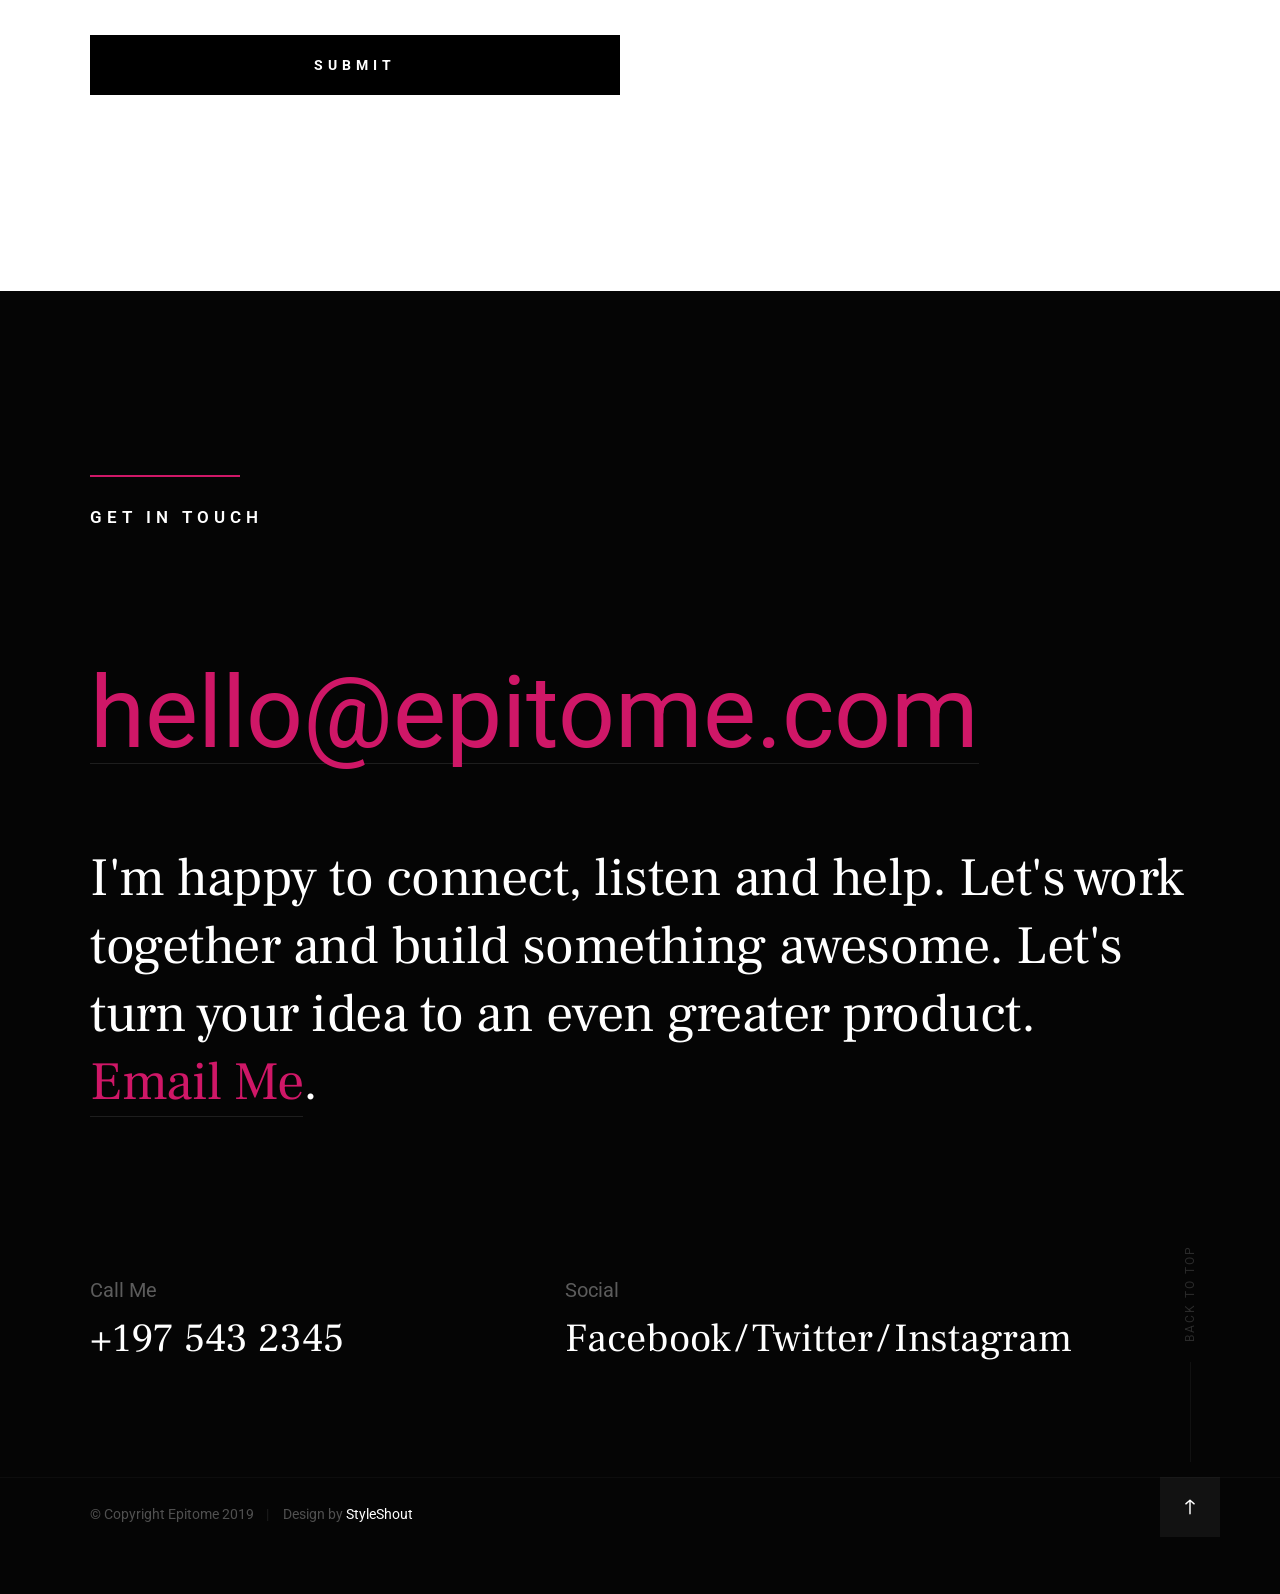
<file: styles.html>
<!DOCTYPE html>
<html class="no-js" lang="en">
<head>

    <!--- basic page needs
    ================================================== -->
    <meta charset="utf-8">
    <title>Epitome - Styles</title>
    <meta name="description" content="">
    <meta name="author" content="">

    <!-- mobile specific metas
    ================================================== -->
    <meta name="viewport" content="width=device-width, initial-scale=1">

    <!-- CSS
    ================================================== -->
    <link rel="stylesheet" href="css/base.css">
    <link rel="stylesheet" href="css/vendor.css">
    <link rel="stylesheet" href="css/main.css?v=3">

    <style type="text/css" media="screen">
        .s-styles { 
            background-color: #ffffff;
            padding-top: 21.6rem;
            padding-bottom: 14.8rem;
        }

        .display-1 {
            font-family: "Frank Ruhl Libre", serif;
            font-size: 5.5rem;
            line-height: 1.236;
            letter-spacing: -0.03rem;
            margin-top: 0;
            margin-bottom: 2.8rem;
        }
    </style>

    <!-- script
    ================================================== -->
    <script src="js/modernizr.js"></script>
    <script src="js/pace.min.js"></script>

    <!-- favicons
    ================================================== -->
    <link rel="apple-touch-icon" sizes="180x180" href="apple-touch-icon.png">
    <link rel="icon" type="image/png" sizes="32x32" href="favicon-32x32.png">
    <link rel="icon" type="image/png" sizes="16x16" href="favicon-16x16.png">
    <link rel="manifest" href="site.webmanifest">

</head>

<body id="top">

    <div id="preloader">
        <div id="loader"></div>
    </div>

    <!-- site header
    ================================================== -->
    <header class="s-header">

        <div class="header-logo">
            <a class="site-logo" href="index.html">
                <img src="images/logo.svg" alt="Homepage">
            </a>
        </div>

        <nav class="header-nav-wrap">
            <ul class="header-main-nav">
                <li class="current"><a href="index.html#intro" title="intro">Intro</a></li>
                <li><a href="index.html#about" title="about">About</a></li>
                <li><a href="index.html#services" title="services">Services</a></li>
                <li><a href="index.html#works" title="works">Works</a></li>
                <li><a class="smoothscroll" href="#contact" title="contact us">Say Hello</a></li>	
            </ul>

            <ul class="header-social">
                <li><a href="#0"><i class="fab fa-facebook-f" aria-hidden="true"></i></a></li>
                <li><a href="#0"><i class="fab fa-twitter" aria-hidden="true"></i></a></li>
                <li><a href="#0"><i class="fab fa-dribbble" aria-hidden="true"></i></a></li>
                <li><a href="#0"><i class="fab fa-behance" aria-hidden="true"></i></a></li>
            </ul>
        </nav>

        <a class="header-menu-toggle" href="#"><span>Menu</span></a>

    </header> <!-- end s-header -->


    <!-- intro
    ================================================== -->
    <section id="intro" class="s-intro target-section">

        <div class="row intro-content">

            <div class="column large-9 mob-full intro-text">
                <h3>Hello, I'm John Doe</h3>
                <h1>
                    Digital Designer <br>
                    and Web Developer <br>
                    Based In Somewhere.
                </h1>
            </div>

            <div class="intro-scroll">
                <a href="#styles" class="intro-scroll-link smoothscroll">
                    Scroll For More
                </a>
            </div>

            <div class="intro-grid"></div>
            <div class="intro-pic"></div>

        </div> <!-- end row -->

    </section> <!-- end intro -->


    <!-- styles
    ================================================== -->
    <section id="styles" class="s-styles">
        
        <div class="row narrow section-intro add-bottom text-center">

            <div class="column large-full">

                <h1 class="display-1">Style Guide.</h1>

                <p class="lead">Lorem ipsum Officia elit ad tempor dolore est ex incididunt incididunt occaecat culpa deserunt 
                sunt labore in cillum ullamco magna in Excepteur consequat in reprehenderit proident mollit incididunt officia commodo.
                Duis ea officia sed dolor pariatur enim dolore dolore quis incididunt nulla exercitation commodo veniam et ea incididunt.
                </p>

            </div>

        </div>

        <div class="row">

            <div class="column large-6 tab-full">

                <h3>Paragraph and Image</h3>

                <p><a href="#"><img width="120" height="120" class="pull-left" alt="sample-image" src="images/sample-image.jpg"></a>
                Lorem ipsum dolor sit amet, consectetuer adipiscing elit. Donec libero. Suspendisse bibendum.Cras id urna. Morbi 
                tincidunt, orci ac convallis aliquam, lectus turpis varius lorem, eu posuere nunc justo tempus leo. Donec mattis, 
                purus nec placerat bibendum, dui pede condimentum odio, ac blandit ante orci ut diam. Cras fringilla magna. 
                Phasellus suscipit, leo a pharetra condimentum, lorem tellus eleifend magna, eget fringilla velit magna id 
                neque posuere nunc justo tempus leo. </p>

                <p>
                Lorem ipsum dolor sit amet, consectetuer adipiscing elit. Donec libero. Suspendisse bibendum. Cras id urna. 
                Morbi tincidunt, orci ac convallis aliquam, lectus turpis varius lorem, eu posuere nunc justo tempus leo. 
                Donec mattis, purus nec placerat bibendum, dui pede condimentumodio, ac blandit ante orci ut diam.	
                </p>

                <p>A <a href="#">link</a>,
                <abbr title="this really isn't a very good description">abbrebation</abbr>,
                <strong>strong text</strong>,
                <em>em text</em>,
                <del>deleted text</del>, and
                <mark>this is a mark text.</mark>
                <code>.code</code>
                </p>

            </div>

            <div class="column large-6 tab-full">

                <h3>Drop Caps</h3>

                <p class="drop-cap">Far far away, behind the word mountains, far from the countries Vokalia and Consonantia,
                there live the blind texts. Separated they live in Bookmarksgrove right at the coast of the
                Semantics, a large language ocean. A small river named Duden flows by their place and supplies it with the 
                necessary regelialia. Morbi tincidunt, orci ac convallis aliquam, lectus turpis varius lorem, 
                euposuere nunc justo tempus leo. Donec mattis, purus nec placerat bibendum, dui pede condimentum odio, 
                ac blandit ante orci ut diam. Cras fringilla magna. Phasellus suscipit, leo a pharetra condimentum, 
                lorem tellus eleifend magna, eget fringilla velit magna id neque.
                </p>

                <h3>Small Print</h3>

                <p>Buy one widget, get one free!
                <small>(While supplies last. Offer expires on the vernal equinox. Not valid in Ohio.)</small>
                </p>

            </div>

        </div> <!-- end row -->

        <div class="row">

            <div class="column large-6 tab-full">

                <h3>Pull Quotes</h3>

                <aside class="pull-quote">
                    <blockquote>
                    <p>It is a paradisematic country, in which roasted parts of
                    sentences fly into your mouth. Even the all-powerful Pointing has no control about the blind
                    texts it is an almost unorthographic life One day however a small line of blind text by the name
                    of Lorem Ipsum decided to leave for the far World of Grammar.</p>
                    </blockquote>
                </aside>

            </div>

            <div class="column large-6 tab-full">

                <h3>Block Quotes</h3>

                <blockquote cite="http://where-i-got-my-info-from.com">
                <p>Your work is going to fill a large part of your life, and the only way to be truly satisfied is
                to do what you believe is great work. And the only way to do great work is to love what you do.
                If you haven't found it yet, keep looking. Don't settle. As with all matters of the heart, you'll know when you find it.
                </p>
                <cite>
                    <a href="#0">Steve Jobs</a>
                </cite>
                </blockquote>

                <blockquote>
                <p>Good design is as little design as possible.</p>
                <cite>Dieter Rams</cite>
                </blockquote>

            </div>

        </div> <!-- end row -->


        <div class="row half-bottom">

            <div class="column large-6 tab-full">

                <h3>Example Lists</h3>

                <ol>
                    <li>Here is an example</li>
                    <li>of an ordered list.</li>
                    <li>A parent list item.
                        <ul>
                            <li>one</li>
                            <li>two</li>
                            <li>three</li>
                        </ul>
                        </li>
                        <li>A list item.</li>
                    </ol>

                <ul class="disc">
                    <li>Here is an example</li>
                    <li>of an unordered list.</li>
                </ul>

                <h3>Definition Lists</h3>

                <h5>a) Multi-line Definitions (default) </h5>

                <dl>
                    <dt><strong>This is a term</strong></dt>
                        <dd>this is the definition of that term, which both live in a <code>dl</code>.</dd>
                    <dt><strong>Another Term</strong></dt>
                        <dd>And it gets a definition too, which is this line</dd>
                        <dd>This is a 2<sup>nd</sup> definition for a single term. A <code>dt</code> may be followed by multiple <code>dd</code>s.</dd>
                </dl>

            </div>

            <div class="column large-6 tab-full">

                <h3>Buttons</h3>

                <p>
                    <a class="btn btn--primary full-width" href="#0">Primary Button</a>
                    <a class="btn full-width" href="#0">Default Button</a>
                    <a class="btn btn--stroke full-width" href="#0">Stroke Button</a>
                </p>

                <h3>Skill Bars</h3>
                
                <ul class="skill-bars">
                    <li>
                    <div class="progress percent90"><span>90%</span></div>
                    <strong>HTML5</strong>
                    </li>
                    <li>
                    <div class="progress percent85"><span>85%</span></div>
                    <strong>CSS3</strong>
                    </li>
                    <li>
                    <div class="progress percent70"><span>70%</span></div>
                    <strong>JQuery</strong>
                    </li>
                    <li>
                    <div class="progress percent95"><span>95%</span></div>
                    <strong>PHP</strong>
                    </li>
                    <li>
                    <div class="progress percent75"><span>75%</span></div>
                    <strong>Wordpress</strong>
                    </li>
                    <li>
                    <div class="progress percent90"><span>90%</span></div>
                    <strong>Angular JS</strong>
                    </li>
                </ul>

            </div>

        </div> <!-- end row -->

        <div class="row half-bottom">

            <div class="column large-6 tab-full">
                    
                <h1>H1 Heading</h1>
                <p>Doloremque dolor voluptas est sequi omnis. Pariatur ut aut. Sed enim tempora qui veniam qui cum vel. 
                Voluptas odit at vitae minima. In assumenda ut. Voluptatem totam impedit accusantium reiciendis excepturi aut qui accusamus praesentium.</p>

                <h2>H2 Heading</h2>
                <p>Doloremque dolor voluptas est sequi omnis. Pariatur ut aut. Sed enim tempora qui veniam qui cum vel. 
                Voluptas odit at vitae minima. In assumenda ut. Voluptatem totam impedit accusantium reiciendis excepturi aut qui accusamus praesentium.</p>

                <h3>H3 Heading</h3>
                <p>Doloremque dolor voluptas est sequi omnis. Pariatur ut aut. Sed enim tempora qui veniam qui cum vel. 
                Voluptas odit at vitae minima. In assumenda ut. Voluptatem totam impedit accusantium reiciendis excepturi aut qui accusamus praesentium.</p>

            </div>

            <div class="column large-6 tab-full">
                    
                <h4>H4 Heading</h4>
                <p>Doloremque dolor voluptas est sequi omnis. Pariatur ut aut. Sed enim tempora qui veniam qui cum vel. 
                Voluptas odit at vitae minima. In assumenda ut. Voluptatem totam impedit accusantium reiciendis excepturi aut qui accusamus praesentium.</p>

                <h5>H5 Heading</h5>
                <p>Doloremque dolor voluptas est sequi omnis. Pariatur ut aut. Sed enim tempora qui veniam qui cum vel. 
                Voluptas odit at vitae minima. In assumenda ut. Voluptatem totam impedit accusantium reiciendis excepturi aut qui accusamus praesentium.</p>

                <h6>H6 Heading</h6>
                <p>Doloremque dolor voluptas est sequi omnis. Pariatur ut aut. Sed enim tempora qui veniam qui cum vel. 
                Voluptas odit at vitae minima. In assumenda ut. Voluptatem totam impedit accusantium reiciendis excepturi aut qui accusamus praesentium.</p>

            </div>

        </div>

        <div class="row half-bottom">

            <div class="column large-full">

                    <h3>Stats Tabs</h3>

                <ul class="stats-tabs">
                    <li><a href="#">1,234 <em>Sasuke</em></a></li>
                    <li><a href="#">567 <em>Hinata</em></a></li>
                    <li><a href="#">23,456 <em>Naruto</em></a></li>
                    <li><a href="#">3,456 <em>Kiba</em></a></li>
                    <li><a href="#">456 <em>Shikamaru</em></a></li>
                    <li><a href="#">26 <em>Sakura</em></a></li>
                </ul>

            </div>

        </div> <!-- end row -->

        <div class="row half-bottom">

            <div class="column large-6 tab-full">

                <h3>Responsive Image</h3>
                <p><img src="images/wheel-500.jpg" 
                    srcset="images/wheel-1000.jpg 1000w, 
                    images/wheel-500.jpg 500w" 
                    sizes="(max-width: 1000px) 100vw, 1000px" alt="">
                </p>

            </div>

            <div class="column large-6 tab-full">

                <h3>Responsive video</h3>

                <div class="video-container">
                <iframe src="https://player.vimeo.com/video/14592941?color=00a650&title=0&byline=0&portrait=0" width="500" height="281" frameborder="0" webkitallowfullscreen mozallowfullscreen allowfullscreen></iframe> 
                </div>

            </div>
            
        </div> <!-- end row -->

        <div class="row add-bottom">

            <div class="column large-full">

                <h3>Tables</h3>
                <p>Be sure to use properly formed table markup with <code>&lt;thead&gt;</code> and <code>&lt;tbody&gt;</code> when building a <code>table</code>.</p>

                <div class="table-responsive">

                    <table>
                            <thead>
                            <tr>
                                <th>Name</th>
                                <th>Age</th>
                                <th>Sex</th>
                                <th>Location</th>
                            </tr>
                            </thead>
                            <tbody>
                            <tr>
                                <td>Naruto Uzumaki</td>
                                <td>16</td>
                                <td>Male</td>
                                <td>Konoha</td>
                            </tr>
                            <tr>
                                <td>Sakura Haruno</td>
                                <td>16</td>
                                <td>Female</td>
                                <td>Konoha</td>
                            </tr>
                            </tbody>
                    </table>

                </div>

            </div>
            
        </div> <!-- end row -->    

        <div class="row">

            <div class="column large-6 tab-full">

                <h3>Form Styles</h3>

                <form>
                    <div>
                        <label for="sampleInput">Your email</label>
                        <input class="full-width" type="email" placeholder="test@mailbox.com" id="sampleInput">
                    </div>
                    <div>
                        <label for="sampleRecipientInput">Reason for contacting</label>
                        <div class="ss-custom-select">
                            <select class="full-width" id="sampleRecipientInput">
                                <option value="Option 1">Questions</option>
                                <option value="Option 2">Report</option>
                                <option value="Option 3">Others</option>
                            </select>
                        </div>
                    </div>
                    
                    <label for="exampleMessage">Message</label>
                    <textarea class="full-width" placeholder="Your message" id="exampleMessage"></textarea>

                    <label class="add-bottom">
                        <input type="checkbox">
                        <span class="label-text">Send a copy to yourself</span>
                    </label>
                
                    <input class="btn--primary full-width" type="submit" value="Submit">
                </form>

            </div>

            <div class="column large-6 tab-full">

                <h3>Alert Boxes</h3>

                <br>
                
                <div class="alert-box alert-box--error hideit">
                    <p>Error Message. Your Message Goes Here.</p>
                    <i class="fa fa-times alert-box__close" aria-hidden="true"></i>
                </div><!-- end error -->
                        
                <div class="alert-box alert-box--success hideit">
                    <p>Success Message. Your Message Goes Here.</p>
                    <i class="fa fa-times alert-box__close" aria-hidden="true"></i>
                </div><!-- end success -->
                        
                <div class="alert-box alert-box--info hideit">
                    <p>Info Message. Your Message Goes Here.</p>
                    <i class="fa fa-times alert-box__close" aria-hidden="true"></i>
                </div><!-- end info -->
                        
                <div class="alert-box alert-box--notice hideit">
                    <p>Notice Message. Your Message Goes Here.</p>
                    <i class="fa fa-times alert-box__close" aria-hidden="true"></i>
                </div><!-- end notice -->
            
            </div>

        </div> <!-- end row -->

    </section> <!-- end styles -->


    <!-- contact
    ================================================== -->
    <section id="contact" class="s-contact ss-dark target-section">

        <div class="row heading-block" data-aos="fade-up">
            <div class="column large-full">
                <h2 class="section-heading">Get In Touch</h2>
            </div>
        </div>

        <div class="row contact-main" data-aos="fade-up">
            <div class="column large-full">
                <p class="contact-email">
                    <a href="mailto:#0">hello@epitome.com</a>
                </p>

                <p class="section-desc">
                I'm happy to connect, listen and help. Let's work together and build
                something awesome. Let's turn your idea to an even greater product.
                <a href="mailto:#0">Email Me</a>.
                </p>
            </div>
        </div>

        <div class="row contact-infos" data-aos="fade-up">

            <div class="column large-5 medium-full contact-phone">
                <h4>Call Me</h4>
                <a href="tel:197-543-2345">+197 543 2345</a>
            </div>

            <div class="column large-7 medium-full contact-social">
                <h4>Social</h4>
                <ul>
                    <li><a href="#0" title="Facebook">Facebook</a></li>
                    <li><a href="#0" title="Twitter">Twitter</a></li>
                    <li><a href="#0" title="Instagram">Instagram</a></li>
                </ul>
            </div>

        </div> <!-- end contact-infos -->

    </section> <!-- end s-contact -->


    <!-- footer
    ================================================== -->
    <footer>
        <div class="row">
            <div class="column large-full ss-copyright">
                <span>© Copyright Epitome 2019</span> 
                <span>Design by <a href="https://www.styleshout.com/">StyleShout</a></span>
            </div>
        </div>

        <div class="ss-go-top">
            <a class="smoothscroll" title="Back to Top" href="#top"></a>
        </div>
    </footer>


    <!-- photoswipe background
    ================================================== -->
    <div aria-hidden="true" class="pswp" role="dialog" tabindex="-1">

        <div class="pswp__bg"></div>
        <div class="pswp__scroll-wrap">

            <div class="pswp__container">
                <div class="pswp__item"></div>
                <div class="pswp__item"></div>
                <div class="pswp__item"></div>
            </div>

            <div class="pswp__ui pswp__ui--hidden">
                <div class="pswp__top-bar">
                    <div class="pswp__counter"></div><button class="pswp__button pswp__button--close" title="Close (Esc)"></button> <button class="pswp__button pswp__button--share" title=
                    "Share"></button> <button class="pswp__button pswp__button--fs" title="Toggle fullscreen"></button> <button class="pswp__button pswp__button--zoom" title=
                    "Zoom in/out"></button>
                    <div class="pswp__preloader">
                        <div class="pswp__preloader__icn">
                            <div class="pswp__preloader__cut">
                                <div class="pswp__preloader__donut"></div>
                            </div>
                        </div>
                    </div>
                </div>
                <div class="pswp__share-modal pswp__share-modal--hidden pswp__single-tap">
                    <div class="pswp__share-tooltip"></div>
                </div><button class="pswp__button pswp__button--arrow--left" title="Previous (arrow left)"></button> <button class="pswp__button pswp__button--arrow--right" title=
                "Next (arrow right)"></button>
                <div class="pswp__caption">
                    <div class="pswp__caption__center"></div>
                </div>
            </div>

        </div>

    </div><!-- end photoSwipe background -->


    <!-- Java Script
    ================================================== -->
    <script src="js/jquery-3.2.1.min.js"></script>
    <script src="js/plugins.js"></script>
    <script src="js/main.js"></script>

</body>
</file>
<file: css/base.css>
/* =================================================================== 
 *
 *  Epitome Base Stylesheet
 *  Template Ver. 1.0.0
 *  04-22-2019
 *  ------------------------------------------------------------------
 *
 *  TOC:
 *  # imports
 *  # normalize
 *  # basic/base setup styles
 *	# grid v2 
 *		## medium screen devices
 *		## tablets
 *		## mobile devices
 *		## small mobile devices <= 400px	
 *	# block grids
 *		## block grids - medium screen devices
 *		## block grids - tablets
 *		## block grids - mobile devices
 *		## block grids - small mobile devices <= 400px
 *	# MISC
 *
 * =================================================================== */


/* ===================================================================
 * # imports 
 *
 * ------------------------------------------------------------------- */
@import url("https://fonts.googleapis.com/css?family=Frank+Ruhl+Libre:400,500|Lora:400,400i,700,700i|Roboto:300,400,500,600,700");
@import url("font-awesome/css/fontawesome-all.css");


/* ==========================================================================
 * # normalize
 * normalize.css v8.0.1 | MIT License |
 * github.com/necolas/normalize.css
 *
 * -------------------------------------------------------------------------- */

/* ------------------------------------------------------------------- 
 * ## document
 * ------------------------------------------------------------------- */

/* 1. Correct the line height in all browsers.
 * 2. Prevent adjustments of font size after orientation changes in iOS.*/
html {
	line-height: 1.15;  /* 1 */
	-webkit-text-size-adjust: 100%;  /* 2 */
}

/* ------------------------------------------------------------------- 
 * ## sections
 * ------------------------------------------------------------------- */

/* Remove the margin in all browsers. */
body {
	margin: 0;
}

/* Render the `main` element consistently in IE. */
main {
	display: block;
}

/* Correct the font size and margin on `h1` elements within `section` and
 * `article` contexts in Chrome, Firefox, and Safari. */
h1 {
	font-size: 2em;
	margin: 0.67em 0;
}

/* ------------------------------------------------------------------- 
 * ## grouping
 * ------------------------------------------------------------------- */

/* 1. Add the correct box sizing in Firefox.
 * 2. Show the overflow in Edge and IE. */
hr {
	box-sizing: content-box;  /* 1 */
	height: 0;  /* 1 */
	overflow: visible;  /* 2 */
}

/* 1. Correct the inheritance and scaling of font size in all browsers.
 * 2. Correct the odd `em` font sizing in all browsers. */
pre {
	font-family: monospace, monospace;  /* 1 */
	font-size: 1em;  /* 2 */
}

/* ------------------------------------------------------------------- 
 * ## text-level semantics
 * ------------------------------------------------------------------- */

/* Remove the gray background on active links in IE 10. */
a {
	background-color: transparent;
}

/* 1. Remove the bottom border in Chrome 57-
 * 2. Add the correct text decoration in Chrome, Edge, IE, Opera, and Safari. */
abbr[title] {
	border-bottom: none;  /* 1 */
	text-decoration: underline;  /* 2 */
	text-decoration: underline dotted;  /* 2 */
}

/* Add the correct font weight in Chrome, Edge, and Safari. */
b,
strong {
	font-weight: bolder;
}

/* 1. Correct the inheritance and scaling of font size in all browsers.
 * 2. Correct the odd `em` font sizing in all browsers. */
code,
kbd,
samp {
	font-family: monospace, monospace;  /* 1 */
	font-size: 1em;  /* 2 */
}

/* Add the correct font size in all browsers. */
small {
	font-size: 80%;
}

/* Prevent `sub` and `sup` elements from affecting the line height in
 * all browsers. */
sub,
sup {
	font-size: 75%;
	line-height: 0;
	position: relative;
	vertical-align: baseline;
}

sub {
	bottom: -0.25em;
}

sup {
	top: -0.5em;
}

/* ------------------------------------------------------------------- 
 * ## embedded content
 * ------------------------------------------------------------------- */

/* Remove the border on images inside links in IE 10. */
img {
	border-style: none;
}

/* ------------------------------------------------------------------- 
 * ## forms
 * ------------------------------------------------------------------- */

/* 1. Change the font styles in all browsers.
 * 2. Remove the margin in Firefox and Safari. */
button,
input,
optgroup,
select,
textarea {
	font-family: inherit;  /* 1 */
	font-size: 100%;  /* 1 */
	line-height: 1.15;  /* 1 */
	margin: 0;  /* 2 */
}

/* Show the overflow in IE.
 * 1. Show the overflow in Edge. */
button,
input {

	/* 1 */
	overflow: visible;
}

/* Remove the inheritance of text transform in Edge, Firefox, and IE.
 * 1. Remove the inheritance of text transform in Firefox. */
button,
select {

	/* 1 */
	text-transform: none;
}

/* Correct the inability to style clickable types in iOS and Safari. */
button,
[type="button"],
[type="reset"],
[type="submit"] {
	-webkit-appearance: button;
}

/* Remove the inner border and padding in Firefox. */
button::-moz-focus-inner,
[type="button"]::-moz-focus-inner,
[type="reset"]::-moz-focus-inner,
[type="submit"]::-moz-focus-inner {
	border-style: none;
	padding: 0;
}

/* Restore the focus styles unset by the previous rule. */
button:-moz-focusring,
[type="button"]:-moz-focusring,
[type="reset"]:-moz-focusring,
[type="submit"]:-moz-focusring {
	outline: 1px dotted ButtonText;
}

/* Correct the padding in Firefox. */
fieldset {
	padding: 0.35em 0.75em 0.625em;
}

/* 1. Correct the text wrapping in Edge and IE.
 * 2. Correct the color inheritance from `fieldset` elements in IE.
 * 3. Remove the padding so developers are not caught out when they zero out
 *    `fieldset` elements in all browsers. */
legend {
	box-sizing: border-box;  /* 1 */
	color: inherit;  /* 2 */
	display: table;  /* 1 */
	max-width: 100%;  /* 1 */
	padding: 0;  /* 3 */
	white-space: normal;  /* 1 */
}

/* Add the correct vertical alignment in Chrome, Firefox, and Opera. */
progress {
	vertical-align: baseline;
}

/* Remove the default vertical scrollbar in IE 10+. */
textarea {
	overflow: auto;
}

/* 1. Add the correct box sizing in IE 10.
 * 2. Remove the padding in IE 10. */
[type="checkbox"],
[type="radio"] {
	box-sizing: border-box;  /* 1 */
	padding: 0;  /* 2 */
}

/* Correct the cursor style of increment and decrement buttons in Chrome. */
[type="number"]::-webkit-inner-spin-button,
[type="number"]::-webkit-outer-spin-button {
	height: auto;
}

/* 1. Correct the odd appearance in Chrome and Safari.
 * 2. Correct the outline style in Safari. */
[type="search"] {
	-webkit-appearance: textfield;  /* 1 */
	outline-offset: -2px;  /* 2 */
}

/* Remove the inner padding in Chrome and Safari on macOS. */
[type="search"]::-webkit-search-decoration {
	-webkit-appearance: none;
}

/* 1. Correct the inability to style clickable types in iOS and Safari.
 * 2. Change font properties to `inherit` in Safari. */
::-webkit-file-upload-button {
	-webkit-appearance: button;  /* 1 */
	font: inherit;  /* 2 */
}

/* ------------------------------------------------------------------- 
 * ## interactive
 * ------------------------------------------------------------------- */

/* Add the correct display in Edge, IE 10+, and Firefox. */
details {
	display: block;
}

/* Add the correct display in all browsers. */
summary {
	display: list-item;
}

/* ------------------------------------------------------------------- 
 * ## misc
 * ------------------------------------------------------------------- */

/* Add the correct display in IE 10+. */
template {
	display: none;
}

/* Add the correct display in IE 10. */
[hidden] {
	display: none;
}



/* ===================================================================
 * # basic/base setup styles
 *
 * ------------------------------------------------------------------- */
html {
	font-size: 62.5%;
	box-sizing: border-box;
}

*,
*::before,
*::after {
	box-sizing: inherit;
}

body {
	font-weight: normal;
	line-height: 1;
	word-wrap: break-word;
	-moz-font-smoothing: grayscale;
	-moz-osx-font-smoothing: grayscale;
	-webkit-font-smoothing: antialiased;
	-webkit-overflow-scrolling: touch;
	-webkit-text-size-adjust: none;
}

/* ------------------------------------------------------------------- 
 * ## Media
 * ------------------------------------------------------------------- */
svg,
img,
video
embed,
iframe,
object {
	max-width: 100%;
	height: auto;
}

/* ------------------------------------------------------------------- 
 * ## Typography resets 
 * ------------------------------------------------------------------- */
div, dl, dt, dd, ul, ol, li, h1, h2, h3, h4, h5, h6, pre, form, p, blockquote, th, td {
	margin: 0;
	padding: 0;
}

p {
	font-size: inherit;
	text-rendering: optimizeLegibility;
}

em,
i {
	font-style: italic;
	line-height: inherit;
}

strong,
b {
	font-weight: bold;
	line-height: inherit;
}

small {
	font-size: 60%;
	line-height: inherit;
}

ol,
ul {
	list-style: none;
}

li {
	display: block;
}

/* ------------------------------------------------------------------- 
 * ## links
 * ------------------------------------------------------------------- */
a {
	text-decoration: none;
	line-height: inherit;
}

a img {
	border: none;
}

/* ------------------------------------------------------------------- 
 * ## inputs
 * ------------------------------------------------------------------- */
fieldset {
	margin: 0;
	padding: 0;
}

input[type="email"],
input[type="number"],
input[type="search"],
input[type="text"],
input[type="tel"],
input[type="url"],
input[type="password"],
textarea {
	-webkit-appearance: none;
	-moz-appearance: none;
	appearance: none;
}



/* ===================================================================
 * # grid v2.0.0 
 *
 *   -----------------------------------------------------------------
 * - Grid breakpoints are based on MAXIMUM WIDTH media queries, 
 *   meaning they apply to that one breakpoint and ALL THOSE BELOW IT.
 * - Grid columns without a specified width will automatically layout 
 *   as equal width columns.
 * ------------------------------------------------------------------- */

/* rows
 * ------------------------------------- */
.row {
	width: 89%;
	max-width: 1200px;
	margin: 0 auto;
	display: -ms-flexbox;
	display: -webkit-flex;
	display: flex;
	-webkit-flex-flow: row wrap;
	-ms-flex-flow: row wrap;
	flex-flow: row wrap;
}

.row .row {
	width: auto;
	max-width: none;
	margin-left: -20px;
	margin-right: -20px;
}

/* columns
 * -------------------------------------- */
.column {
	-webkit-flex: 1 1 0%;
	-ms-flex: 1 1 0%;
	flex: 1 1 0%;
	padding: 0 20px;
}

.collapse > .column,
.column.collapse {
	padding: 0;
}

/* flex row containers utility classes
 * ----------------------------------------- */
.row.row-wrap {
	-webkit-flex-wrap: wrap;
	-ms-flex-wrap: wrap;
	flex-wrap: wrap;
}

.row.row-nowrap {
	-webkit-flex-wrap: nowrap;
	-ms-flex-wrap: none;
	flex-wrap: nowrap;
}

.row.row-top {
	-webkit-align-items: flex-start;
	-ms-flex-align: start;
	align-items: flex-start;
}

.row.row-bottom {
	-webkit-align-items: flex-end;
	-ms-flex-align: end;
	align-items: flex-end;
}

.row.row-center {
	-webkit-align-items: center;
	-ms-flex-align: center;
	align-items: center;
}

.row.row-stretch {
	-webkit-align-items: stretch;
	-ms-flex-align: stretch;
	align-items: stretch;
}

.row.row-baseline {
	-webkit-align-items: baseline;
	-ms-flex-align: baseline;
	align-items: baseline;
}

/* flex item utility alignment classes
 * ----------------------------------------- */
.align-center {
	margin: auto;
	-webkit-align-self: center;
	-ms-flex-item-align: center;
	align-self: center;
}

.align-left {
	margin-right: auto;
	-webkit-align-self: center;
	-ms-flex-item-align: center;
	align-self: center;
}

.align-right {
	margin-left: auto;
	-webkit-align-self: center;
	-ms-flex-item-align: center;
	align-self: center;
}

.align-x-center {
	margin-right: auto;
	margin-left: auto;
}

.align-x-left {
	margin-right: auto;
}

.align-x-right {
	margin-left: auto;
}

.align-y-center {
	-webkit-align-self: center;
	-ms-flex-item-align: center;
	align-self: center;
}

.align-y-top {
	-webkit-align-self: flex-start;
	-ms-flex-item-align: start;
	align-self: flex-start;
}

.align-y-bottom {
	-webkit-align-self: flex-end;
	-ms-flex-item-align: end;
	align-self: flex-end;
}

/* large screen column widths 
 * -------------------------------------- */
.large-1 {
	-webkit-flex: 0 0 8.33333%;
	-ms-flex: 0 0 8.33333%;
	flex: 0 0 8.33333%;
	max-width: 8.33333%;
}

.large-2 {
	-webkit-flex: 0 0 16.66667%;
	-ms-flex: 0 0 16.66667%;
	flex: 0 0 16.66667%;
	max-width: 16.66667%;
}

.large-3 {
	-webkit-flex: 0 0 25%;
	-ms-flex: 0 0 25%;
	flex: 0 0 25%;
	max-width: 25%;
}

.large-4 {
	-webkit-flex: 0 0 33.33333%;
	-ms-flex: 0 0 33.33333%;
	flex: 0 0 33.33333%;
	max-width: 33.33333%;
}

.large-5 {
	-webkit-flex: 0 0 41.66667%;
	-ms-flex: 0 0 41.66667%;
	flex: 0 0 41.66667%;
	max-width: 41.66667%;
}

.large-6,
.large-half {
	-webkit-flex: 0 0 50%;
	-ms-flex: 0 0 50%;
	flex: 0 0 50%;
	max-width: 50%;
}

.large-7 {
	-webkit-flex: 0 0 58.33333%;
	-ms-flex: 0 0 58.33333%;
	flex: 0 0 58.33333%;
	max-width: 58.33333%;
}

.large-8 {
	-webkit-flex: 0 0 66.66667%;
	-ms-flex: 0 0 66.66667%;
	flex: 0 0 66.66667%;
	max-width: 66.66667%;
}

.large-9 {
	-webkit-flex: 0 0 75%;
	-ms-flex: 0 0 75%;
	flex: 0 0 75%;
	max-width: 75%;
}

.large-10 {
	-webkit-flex: 0 0 83.33333%;
	-ms-flex: 0 0 83.33333%;
	flex: 0 0 83.33333%;
	max-width: 83.33333%;
}

.large-11 {
	-webkit-flex: 0 0 91.66667%;
	-ms-flex: 0 0 91.66667%;
	flex: 0 0 91.66667%;
	max-width: 91.66667%;
}

.large-12,
.large-full {
	-webkit-flex: 0 0 100%;
	-ms-flex: 0 0 100%;
	flex: 0 0 100%;
	max-width: 100%;
}

/* ------------------------------------------------------------------- 
 * ## medium screen devices
 * ------------------------------------------------------------------- */
@media screen and (max-width:1200px) {
	.row .row {
		margin-left: -16px;
		margin-right: -16px;
	}

	.column {
		padding: 0 16px;
	}

	.medium-1 {
		-webkit-flex: 0 0 8.33333%;
		-ms-flex: 0 0 8.33333%;
		flex: 0 0 8.33333%;
		max-width: 8.33333%;
	}

	.medium-2 {
		-webkit-flex: 0 0 16.66667%;
		-ms-flex: 0 0 16.66667%;
		flex: 0 0 16.66667%;
		max-width: 16.66667%;
	}

	.medium-3 {
		-webkit-flex: 0 0 25%;
		-ms-flex: 0 0 25%;
		flex: 0 0 25%;
		max-width: 25%;
	}

	.medium-4 {
		-webkit-flex: 0 0 33.33333%;
		-ms-flex: 0 0 33.33333%;
		flex: 0 0 33.33333%;
		max-width: 33.33333%;
	}

	.medium-5 {
		-webkit-flex: 0 0 41.66667%;
		-ms-flex: 0 0 41.66667%;
		flex: 0 0 41.66667%;
		max-width: 41.66667%;
	}

	.medium-6,
	.medium-half {
		-webkit-flex: 0 0 50%;
		-ms-flex: 0 0 50%;
		flex: 0 0 50%;
		max-width: 50%;
	}

	.medium-7 {
		-webkit-flex: 0 0 58.33333%;
		-ms-flex: 0 0 58.33333%;
		flex: 0 0 58.33333%;
		max-width: 58.33333%;
	}

	.medium-8 {
		-webkit-flex: 0 0 66.66667%;
		-ms-flex: 0 0 66.66667%;
		flex: 0 0 66.66667%;
		max-width: 66.66667%;
	}

	.medium-9 {
		-webkit-flex: 0 0 75%;
		-ms-flex: 0 0 75%;
		flex: 0 0 75%;
		max-width: 75%;
	}

	.medium-10 {
		-webkit-flex: 0 0 83.33333%;
		-ms-flex: 0 0 83.33333%;
		flex: 0 0 83.33333%;
		max-width: 83.33333%;
	}

	.medium-11 {
		-webkit-flex: 0 0 91.66667%;
		-ms-flex: 0 0 91.66667%;
		flex: 0 0 91.66667%;
		max-width: 91.66667%;
	}

	.medium-12,
	.medium-full {
		-webkit-flex: 0 0 100%;
		-ms-flex: 0 0 100%;
		flex: 0 0 100%;
		max-width: 100%;
	}

}

/* ------------------------------------------------------------------- 
 * ## tablets
 * ------------------------------------------------------------------- */
@media screen and (max-width:800px) {
	.tab-1 {
		-webkit-flex: 0 0 8.33333%;
		-ms-flex: 0 0 8.33333%;
		flex: 0 0 8.33333%;
		max-width: 8.33333%;
	}

	.tab-2 {
		-webkit-flex: 0 0 16.66667%;
		-ms-flex: 0 0 16.66667%;
		flex: 0 0 16.66667%;
		max-width: 16.66667%;
	}

	.tab-3 {
		-webkit-flex: 0 0 25%;
		-ms-flex: 0 0 25%;
		flex: 0 0 25%;
		max-width: 25%;
	}

	.tab-4 {
		-webkit-flex: 0 0 33.33333%;
		-ms-flex: 0 0 33.33333%;
		flex: 0 0 33.33333%;
		max-width: 33.33333%;
	}

	.tab-5 {
		-webkit-flex: 0 0 41.66667%;
		-ms-flex: 0 0 41.66667%;
		flex: 0 0 41.66667%;
		max-width: 41.66667%;
	}

	.tab-6,
	.tab-half {
		-webkit-flex: 0 0 50%;
		-ms-flex: 0 0 50%;
		flex: 0 0 50%;
		max-width: 50%;
	}

	.tab-7 {
		-webkit-flex: 0 0 58.33333%;
		-ms-flex: 0 0 58.33333%;
		flex: 0 0 58.33333%;
		max-width: 58.33333%;
	}

	.tab-8 {
		-webkit-flex: 0 0 66.66667%;
		-ms-flex: 0 0 66.66667%;
		flex: 0 0 66.66667%;
		max-width: 66.66667%;
	}

	.tab-9 {
		-webkit-flex: 0 0 75%;
		-ms-flex: 0 0 75%;
		flex: 0 0 75%;
		max-width: 75%;
	}

	.tab-10 {
		-webkit-flex: 0 0 83.33333%;
		-ms-flex: 0 0 83.33333%;
		flex: 0 0 83.33333%;
		max-width: 83.33333%;
	}

	.tab-11 {
		-webkit-flex: 0 0 91.66667%;
		-ms-flex: 0 0 91.66667%;
		flex: 0 0 91.66667%;
		max-width: 91.66667%;
	}

	.tab-12,
	.tab-full {
		-webkit-flex: 0 0 100%;
		-ms-flex: 0 0 100%;
		flex: 0 0 100%;
		max-width: 100%;
	}

	.hide-on-tablet {
		display: none;
	}

}

/* ------------------------------------------------------------------- 
 * ## mobile devices 
 * ------------------------------------------------------------------- */
@media screen and (max-width:600px) {
	.row {
		width: auto;
		padding-left: 25px;
		padding-right: 25px;
	}

	.row .row {
		margin-left: -10px;
		margin-right: -10px;
		padding-left: 0;
		padding-right: 0;
	}

	.column {
		padding: 0 10px;
	}

	.mob-1 {
		-webkit-flex: 0 0 8.33333%;
		-ms-flex: 0 0 8.33333%;
		flex: 0 0 8.33333%;
		max-width: 8.33333%;
	}

	.mob-2 {
		-webkit-flex: 0 0 16.66667%;
		-ms-flex: 0 0 16.66667%;
		flex: 0 0 16.66667%;
		max-width: 16.66667%;
	}

	.mob-3 {
		-webkit-flex: 0 0 25%;
		-ms-flex: 0 0 25%;
		flex: 0 0 25%;
		max-width: 25%;
	}

	.mob-4 {
		-webkit-flex: 0 0 33.33333%;
		-ms-flex: 0 0 33.33333%;
		flex: 0 0 33.33333%;
		max-width: 33.33333%;
	}

	.mob-5 {
		-webkit-flex: 0 0 41.66667%;
		-ms-flex: 0 0 41.66667%;
		flex: 0 0 41.66667%;
		max-width: 41.66667%;
	}

	.mob-6,
	.mob-half {
		-webkit-flex: 0 0 50%;
		-ms-flex: 0 0 50%;
		flex: 0 0 50%;
		max-width: 50%;
	}

	.mob-7 {
		-webkit-flex: 0 0 58.33333%;
		-ms-flex: 0 0 58.33333%;
		flex: 0 0 58.33333%;
		max-width: 58.33333%;
	}

	.mob-8 {
		-webkit-flex: 0 0 66.66667%;
		-ms-flex: 0 0 66.66667%;
		flex: 0 0 66.66667%;
		max-width: 66.66667%;
	}

	.mob-9 {
		-webkit-flex: 0 0 75%;
		-ms-flex: 0 0 75%;
		flex: 0 0 75%;
		max-width: 75%;
	}

	.mob-10 {
		-webkit-flex: 0 0 83.33333%;
		-ms-flex: 0 0 83.33333%;
		flex: 0 0 83.33333%;
		max-width: 83.33333%;
	}

	.mob-11 {
		-webkit-flex: 0 0 91.66667%;
		-ms-flex: 0 0 91.66667%;
		flex: 0 0 91.66667%;
		max-width: 91.66667%;
	}

	.mob-12,
	.mob-full {
		-webkit-flex: 0 0 100%;
		-ms-flex: 0 0 100%;
		flex: 0 0 100%;
		max-width: 100%;
	}

	.hide-on-mobile {
		display: none;
	}

}

/* ------------------------------------------------------------------- 
 * ## small mobile devices <= 400px
 * ------------------------------------------------------------------- */
@media screen and (max-width:400px) {
	.row .row {
		margin-left: 0;
		margin-right: 0;
	}

	.column {
		-webkit-flex: 0 0 100%;
		-ms-flex: 0 0 100%;
		flex: 0 0 100%;
		max-width: 100%;
		width: 100%;
		margin-left: 0;
		margin-right: 0;
		padding: 0;
	}

}



/* ===================================================================
 * # block grids
 *
 * -------------------------------------------------------------------
 * Equally-sized columns define at parent/row level.
 * ------------------------------------------------------------------- */
.block-large-1-8 > .column {
	-webkit-flex: 0 0 12.5%;
	-ms-flex: 0 0 12.5%;
	flex: 0 0 12.5%;
	max-width: 12.5%;
}

.block-large-1-6 > .column {
	-webkit-flex: 0 0 16.66667%;
	-ms-flex: 0 0 16.66667%;
	flex: 0 0 16.66667%;
	max-width: 16.66667%;
}

.block-large-1-5 > .column {
	-webkit-flex: 0 0 20%;
	-ms-flex: 0 0 20%;
	flex: 0 0 20%;
	max-width: 20%;
}

.block-large-1-4 > .column {
	-webkit-flex: 0 0 25%;
	-ms-flex: 0 0 25%;
	flex: 0 0 25%;
	max-width: 25%;
}

.block-large-1-3 > .column {
	-webkit-flex: 0 0 33.33333%;
	-ms-flex: 0 0 33.33333%;
	flex: 0 0 33.33333%;
	max-width: 33.33333%;
}

.block-large-1-2 > .column {
	-webkit-flex: 0 0 50%;
	-ms-flex: 0 0 50%;
	flex: 0 0 50%;
	max-width: 50%;
}

.block-large-full > .column {
	-webkit-flex: 0 0 100%;
	-ms-flex: 0 0 100%;
	flex: 0 0 100%;
	max-width: 100%;
}

/* ------------------------------------------------------------------- 
 * ## block grids - medium screen devices
 * ------------------------------------------------------------------- */
@media screen and (max-width:1200px) {
	.block-medium-1-8 > .column {
		-webkit-flex: 0 0 12.5%;
		-ms-flex: 0 0 12.5%;
		flex: 0 0 12.5%;
		max-width: 12.5%;
	}

	.block-medium-1-6 > .column {
		-webkit-flex: 0 0 16.66667%;
		-ms-flex: 0 0 16.66667%;
		flex: 0 0 16.66667%;
		max-width: 16.66667%;
	}

	.block-medium-1-5 > .column {
		-webkit-flex: 0 0 20%;
		-ms-flex: 0 0 20%;
		flex: 0 0 20%;
		max-width: 20%;
	}

	.block-medium-1-4 > .column {
		-webkit-flex: 0 0 25%;
		-ms-flex: 0 0 25%;
		flex: 0 0 25%;
		max-width: 25%;
	}

	.block-medium-1-3 > .column {
		-webkit-flex: 0 0 33.33333%;
		-ms-flex: 0 0 33.33333%;
		flex: 0 0 33.33333%;
		max-width: 33.33333%;
	}

	.block-medium-1-2 > .column {
		-webkit-flex: 0 0 50%;
		-ms-flex: 0 0 50%;
		flex: 0 0 50%;
		max-width: 50%;
	}

	.block-medium-full > .column {
		-webkit-flex: 0 0 100%;
		-ms-flex: 0 0 100%;
		flex: 0 0 100%;
		max-width: 100%;
	}

}

/* ------------------------------------------------------------------- 
 * ## block grids - tablets
 * ------------------------------------------------------------------- */
@media screen and (max-width:800px) {
	.block-tab-1-8 > .column {
		-webkit-flex: 0 0 12.5%;
		-ms-flex: 0 0 12.5%;
		flex: 0 0 12.5%;
		max-width: 12.5%;
	}

	.block-tab-1-6 > .column {
		-webkit-flex: 0 0 16.66667%;
		-ms-flex: 0 0 16.66667%;
		flex: 0 0 16.66667%;
		max-width: 16.66667%;
	}

	.block-tab-1-5 > .column {
		-webkit-flex: 0 0 20%;
		-ms-flex: 0 0 20%;
		flex: 0 0 20%;
		max-width: 20%;
	}

	.block-tab-1-4 > .column {
		-webkit-flex: 0 0 25%;
		-ms-flex: 0 0 25%;
		flex: 0 0 25%;
		max-width: 25%;
	}

	.block-tab-1-3 > .column {
		-webkit-flex: 0 0 33.33333%;
		-ms-flex: 0 0 33.33333%;
		flex: 0 0 33.33333%;
		max-width: 33.33333%;
	}

	.block-tab-1-2 > .column {
		-webkit-flex: 0 0 50%;
		-ms-flex: 0 0 50%;
		flex: 0 0 50%;
		max-width: 50%;
	}

	.block-tab-full > .column {
		-webkit-flex: 0 0 100%;
		-ms-flex: 0 0 100%;
		flex: 0 0 100%;
		max-width: 100%;
	}

}

/* ------------------------------------------------------------------- 
 * ## block grids - mobile devices
 * ------------------------------------------------------------------- */
@media screen and (max-width:600px) {
	.block-mob-1-8 > .column {
		-webkit-flex: 0 0 12.5%;
		-ms-flex: 0 0 12.5%;
		flex: 0 0 12.5%;
		max-width: 12.5%;
	}

	.block-mob-1-6 > .column {
		-webkit-flex: 0 0 16.66667%;
		-ms-flex: 0 0 16.66667%;
		flex: 0 0 16.66667%;
		max-width: 16.66667%;
	}

	.block-mob-1-5 > .column {
		-webkit-flex: 0 0 20%;
		-ms-flex: 0 0 20%;
		flex: 0 0 20%;
		max-width: 20%;
	}

	.block-mob-1-4 > .column {
		-webkit-flex: 0 0 25%;
		-ms-flex: 0 0 25%;
		flex: 0 0 25%;
		max-width: 25%;
	}

	.block-mob-1-3 > .column {
		-webkit-flex: 0 0 33.33333%;
		-ms-flex: 0 0 33.33333%;
		flex: 0 0 33.33333%;
		max-width: 33.33333%;
	}

	.block-mob-1-2 > .column {
		-webkit-flex: 0 0 50%;
		-ms-flex: 0 0 50%;
		flex: 0 0 50%;
		max-width: 50%;
	}

	.block-mob-full > .column {
		-webkit-flex: 0 0 100%;
		-ms-flex: 0 0 100%;
		flex: 0 0 100%;
		max-width: 100%;
	}

}

/* ------------------------------------------------------------------- 
 * ## block grids - small mobile devices <= 400px
 * ------------------------------------------------------------------- */
@media screen and (max-width:400px) {
	.stack > .column {
		-webkit-flex: 0 0 100%;
		-ms-flex: 0 0 100%;
		flex: 0 0 100%;
		max-width: 100%;
		width: 100%;
		margin-left: 0;
		margin-right: 0;
		padding: 0;
	}

}



/* ===================================================================
 * # MISC
 *
 * ------------------------------------------------------------------- */
.group:after {
	content: "";
	display: table;
	clear: both;
}

/* misc helper classes
 * -------------------------------------- */
.is-hidden {
	display: none;
}

.is-invisible {
	visibility: hidden;
}

.antialiased {
	-webkit-font-smoothing: antialiased;
	-moz-osx-font-smoothing: grayscale;
}

.overflow-hidden {
	overflow: hidden;
}

.remove-bottom {
	margin-bottom: 0;
}

.half-bottom {
	margin-bottom: 1.6rem !important;
}

.add-bottom {
	margin-bottom: 3.2rem !important;
}

.no-border {
	border: none;
}

.full-width {
	width: 100%;
}

.text-center {
	text-align: center;
}

.text-left {
	text-align: left;
}

.text-right {
	text-align: right;
}

.pull-left {
	float: left;
}

.pull-right {
	float: right;
}

/*# sourceMappingURL=base.css.map */
</file>
<file: css/vendor.css>
/* =================================================================== 
 *
 *  Epitome Vendor/Third Party CSS
 *  Template Ver. 1.0.0 
 *  04-22-2019
 *  ------------------------------------------------------------------
 *
 *  TOC:
 *  # animate on scroll 
 *  # slick slider
 *  # PhotoSwipe main CSS by Dmitry Semenov
 *  # PhotoSwipe Skin
 *
 * =================================================================== */


/* ===================================================================
 * # animate on scroll 
 * https://michalsnik.github.io/aos/
 * ------------------------------------------------------------------- */
[data-aos][data-aos][data-aos-duration='50'],
body[data-aos-duration='50'] [data-aos] {
  transition-duration: 50ms;
}

[data-aos][data-aos][data-aos-delay='50'],
body[data-aos-delay='50'] [data-aos] {
  transition-delay: 0;
}

[data-aos][data-aos][data-aos-delay='50'].aos-animate,
body[data-aos-delay='50'] [data-aos].aos-animate {
  transition-delay: 50ms;
}

[data-aos][data-aos][data-aos-duration='100'],
body[data-aos-duration='100'] [data-aos] {
  transition-duration: .1s;
}

[data-aos][data-aos][data-aos-delay='100'],
body[data-aos-delay='100'] [data-aos] {
  transition-delay: 0;
}

[data-aos][data-aos][data-aos-delay='100'].aos-animate,
body[data-aos-delay='100'] [data-aos].aos-animate {
  transition-delay: .1s;
}

[data-aos][data-aos][data-aos-duration='150'],
body[data-aos-duration='150'] [data-aos] {
  transition-duration: .15s;
}

[data-aos][data-aos][data-aos-delay='150'],
body[data-aos-delay='150'] [data-aos] {
  transition-delay: 0;
}

[data-aos][data-aos][data-aos-delay='150'].aos-animate,
body[data-aos-delay='150'] [data-aos].aos-animate {
  transition-delay: .15s;
}

[data-aos][data-aos][data-aos-duration='200'],
body[data-aos-duration='200'] [data-aos] {
  transition-duration: .2s;
}

[data-aos][data-aos][data-aos-delay='200'],
body[data-aos-delay='200'] [data-aos] {
  transition-delay: 0;
}

[data-aos][data-aos][data-aos-delay='200'].aos-animate,
body[data-aos-delay='200'] [data-aos].aos-animate {
  transition-delay: .2s;
}

[data-aos][data-aos][data-aos-duration='250'],
body[data-aos-duration='250'] [data-aos] {
  transition-duration: .25s;
}

[data-aos][data-aos][data-aos-delay='250'],
body[data-aos-delay='250'] [data-aos] {
  transition-delay: 0;
}

[data-aos][data-aos][data-aos-delay='250'].aos-animate,
body[data-aos-delay='250'] [data-aos].aos-animate {
  transition-delay: .25s;
}

[data-aos][data-aos][data-aos-duration='300'],
body[data-aos-duration='300'] [data-aos] {
  transition-duration: .3s;
}

[data-aos][data-aos][data-aos-delay='300'],
body[data-aos-delay='300'] [data-aos] {
  transition-delay: 0;
}

[data-aos][data-aos][data-aos-delay='300'].aos-animate,
body[data-aos-delay='300'] [data-aos].aos-animate {
  transition-delay: .3s;
}

[data-aos][data-aos][data-aos-duration='350'],
body[data-aos-duration='350'] [data-aos] {
  transition-duration: .35s;
}

[data-aos][data-aos][data-aos-delay='350'],
body[data-aos-delay='350'] [data-aos] {
  transition-delay: 0;
}

[data-aos][data-aos][data-aos-delay='350'].aos-animate,
body[data-aos-delay='350'] [data-aos].aos-animate {
  transition-delay: .35s;
}

[data-aos][data-aos][data-aos-duration='400'],
body[data-aos-duration='400'] [data-aos] {
  transition-duration: .4s;
}

[data-aos][data-aos][data-aos-delay='400'],
body[data-aos-delay='400'] [data-aos] {
  transition-delay: 0;
}

[data-aos][data-aos][data-aos-delay='400'].aos-animate,
body[data-aos-delay='400'] [data-aos].aos-animate {
  transition-delay: .4s;
}

[data-aos][data-aos][data-aos-duration='450'],
body[data-aos-duration='450'] [data-aos] {
  transition-duration: .45s;
}

[data-aos][data-aos][data-aos-delay='450'],
body[data-aos-delay='450'] [data-aos] {
  transition-delay: 0;
}

[data-aos][data-aos][data-aos-delay='450'].aos-animate,
body[data-aos-delay='450'] [data-aos].aos-animate {
  transition-delay: .45s;
}

[data-aos][data-aos][data-aos-duration='500'],
body[data-aos-duration='500'] [data-aos] {
  transition-duration: .5s;
}

[data-aos][data-aos][data-aos-delay='500'],
body[data-aos-delay='500'] [data-aos] {
  transition-delay: 0;
}

[data-aos][data-aos][data-aos-delay='500'].aos-animate,
body[data-aos-delay='500'] [data-aos].aos-animate {
  transition-delay: .5s;
}

[data-aos][data-aos][data-aos-duration='550'],
body[data-aos-duration='550'] [data-aos] {
  transition-duration: .55s;
}

[data-aos][data-aos][data-aos-delay='550'],
body[data-aos-delay='550'] [data-aos] {
  transition-delay: 0;
}

[data-aos][data-aos][data-aos-delay='550'].aos-animate,
body[data-aos-delay='550'] [data-aos].aos-animate {
  transition-delay: .55s;
}

[data-aos][data-aos][data-aos-duration='600'],
body[data-aos-duration='600'] [data-aos] {
  transition-duration: .6s;
}

[data-aos][data-aos][data-aos-delay='600'],
body[data-aos-delay='600'] [data-aos] {
  transition-delay: 0;
}

[data-aos][data-aos][data-aos-delay='600'].aos-animate,
body[data-aos-delay='600'] [data-aos].aos-animate {
  transition-delay: .6s;
}

[data-aos][data-aos][data-aos-duration='650'],
body[data-aos-duration='650'] [data-aos] {
  transition-duration: .65s;
}

[data-aos][data-aos][data-aos-delay='650'],
body[data-aos-delay='650'] [data-aos] {
  transition-delay: 0;
}

[data-aos][data-aos][data-aos-delay='650'].aos-animate,
body[data-aos-delay='650'] [data-aos].aos-animate {
  transition-delay: .65s;
}

[data-aos][data-aos][data-aos-duration='700'],
body[data-aos-duration='700'] [data-aos] {
  transition-duration: .7s;
}

[data-aos][data-aos][data-aos-delay='700'],
body[data-aos-delay='700'] [data-aos] {
  transition-delay: 0;
}

[data-aos][data-aos][data-aos-delay='700'].aos-animate,
body[data-aos-delay='700'] [data-aos].aos-animate {
  transition-delay: .7s;
}

[data-aos][data-aos][data-aos-duration='750'],
body[data-aos-duration='750'] [data-aos] {
  transition-duration: .75s;
}

[data-aos][data-aos][data-aos-delay='750'],
body[data-aos-delay='750'] [data-aos] {
  transition-delay: 0;
}

[data-aos][data-aos][data-aos-delay='750'].aos-animate,
body[data-aos-delay='750'] [data-aos].aos-animate {
  transition-delay: .75s;
}

[data-aos][data-aos][data-aos-duration='800'],
body[data-aos-duration='800'] [data-aos] {
  transition-duration: .8s;
}

[data-aos][data-aos][data-aos-delay='800'],
body[data-aos-delay='800'] [data-aos] {
  transition-delay: 0;
}

[data-aos][data-aos][data-aos-delay='800'].aos-animate,
body[data-aos-delay='800'] [data-aos].aos-animate {
  transition-delay: .8s;
}

[data-aos][data-aos][data-aos-duration='850'],
body[data-aos-duration='850'] [data-aos] {
  transition-duration: .85s;
}

[data-aos][data-aos][data-aos-delay='850'],
body[data-aos-delay='850'] [data-aos] {
  transition-delay: 0;
}

[data-aos][data-aos][data-aos-delay='850'].aos-animate,
body[data-aos-delay='850'] [data-aos].aos-animate {
  transition-delay: .85s;
}

[data-aos][data-aos][data-aos-duration='900'],
body[data-aos-duration='900'] [data-aos] {
  transition-duration: .9s;
}

[data-aos][data-aos][data-aos-delay='900'],
body[data-aos-delay='900'] [data-aos] {
  transition-delay: 0;
}

[data-aos][data-aos][data-aos-delay='900'].aos-animate,
body[data-aos-delay='900'] [data-aos].aos-animate {
  transition-delay: .9s;
}

[data-aos][data-aos][data-aos-duration='950'],
body[data-aos-duration='950'] [data-aos] {
  transition-duration: .95s;
}

[data-aos][data-aos][data-aos-delay='950'],
body[data-aos-delay='950'] [data-aos] {
  transition-delay: 0;
}

[data-aos][data-aos][data-aos-delay='950'].aos-animate,
body[data-aos-delay='950'] [data-aos].aos-animate {
  transition-delay: .95s;
}

[data-aos][data-aos][data-aos-duration='1000'],
body[data-aos-duration='1000'] [data-aos] {
  transition-duration: 1s;
}

[data-aos][data-aos][data-aos-delay='1000'],
body[data-aos-delay='1000'] [data-aos] {
  transition-delay: 0;
}

[data-aos][data-aos][data-aos-delay='1000'].aos-animate,
body[data-aos-delay='1000'] [data-aos].aos-animate {
  transition-delay: 1s;
}

[data-aos][data-aos][data-aos-duration='1050'],
body[data-aos-duration='1050'] [data-aos] {
  transition-duration: 1.05s;
}

[data-aos][data-aos][data-aos-delay='1050'],
body[data-aos-delay='1050'] [data-aos] {
  transition-delay: 0;
}

[data-aos][data-aos][data-aos-delay='1050'].aos-animate,
body[data-aos-delay='1050'] [data-aos].aos-animate {
  transition-delay: 1.05s;
}

[data-aos][data-aos][data-aos-duration='1100'],
body[data-aos-duration='1100'] [data-aos] {
  transition-duration: 1.1s;
}

[data-aos][data-aos][data-aos-delay='1100'],
body[data-aos-delay='1100'] [data-aos] {
  transition-delay: 0;
}

[data-aos][data-aos][data-aos-delay='1100'].aos-animate,
body[data-aos-delay='1100'] [data-aos].aos-animate {
  transition-delay: 1.1s;
}

[data-aos][data-aos][data-aos-duration='1150'],
body[data-aos-duration='1150'] [data-aos] {
  transition-duration: 1.15s;
}

[data-aos][data-aos][data-aos-delay='1150'],
body[data-aos-delay='1150'] [data-aos] {
  transition-delay: 0;
}

[data-aos][data-aos][data-aos-delay='1150'].aos-animate,
body[data-aos-delay='1150'] [data-aos].aos-animate {
  transition-delay: 1.15s;
}

[data-aos][data-aos][data-aos-duration='1200'],
body[data-aos-duration='1200'] [data-aos] {
  transition-duration: 1.2s;
}

[data-aos][data-aos][data-aos-delay='1200'],
body[data-aos-delay='1200'] [data-aos] {
  transition-delay: 0;
}

[data-aos][data-aos][data-aos-delay='1200'].aos-animate,
body[data-aos-delay='1200'] [data-aos].aos-animate {
  transition-delay: 1.2s;
}

[data-aos][data-aos][data-aos-duration='1250'],
body[data-aos-duration='1250'] [data-aos] {
  transition-duration: 1.25s;
}

[data-aos][data-aos][data-aos-delay='1250'],
body[data-aos-delay='1250'] [data-aos] {
  transition-delay: 0;
}

[data-aos][data-aos][data-aos-delay='1250'].aos-animate,
body[data-aos-delay='1250'] [data-aos].aos-animate {
  transition-delay: 1.25s;
}

[data-aos][data-aos][data-aos-duration='1300'],
body[data-aos-duration='1300'] [data-aos] {
  transition-duration: 1.3s;
}

[data-aos][data-aos][data-aos-delay='1300'],
body[data-aos-delay='1300'] [data-aos] {
  transition-delay: 0;
}

[data-aos][data-aos][data-aos-delay='1300'].aos-animate,
body[data-aos-delay='1300'] [data-aos].aos-animate {
  transition-delay: 1.3s;
}

[data-aos][data-aos][data-aos-duration='1350'],
body[data-aos-duration='1350'] [data-aos] {
  transition-duration: 1.35s;
}

[data-aos][data-aos][data-aos-delay='1350'],
body[data-aos-delay='1350'] [data-aos] {
  transition-delay: 0;
}

[data-aos][data-aos][data-aos-delay='1350'].aos-animate,
body[data-aos-delay='1350'] [data-aos].aos-animate {
  transition-delay: 1.35s;
}

[data-aos][data-aos][data-aos-duration='1400'],
body[data-aos-duration='1400'] [data-aos] {
  transition-duration: 1.4s;
}

[data-aos][data-aos][data-aos-delay='1400'],
body[data-aos-delay='1400'] [data-aos] {
  transition-delay: 0;
}

[data-aos][data-aos][data-aos-delay='1400'].aos-animate,
body[data-aos-delay='1400'] [data-aos].aos-animate {
  transition-delay: 1.4s;
}

[data-aos][data-aos][data-aos-duration='1450'],
body[data-aos-duration='1450'] [data-aos] {
  transition-duration: 1.45s;
}

[data-aos][data-aos][data-aos-delay='1450'],
body[data-aos-delay='1450'] [data-aos] {
  transition-delay: 0;
}

[data-aos][data-aos][data-aos-delay='1450'].aos-animate,
body[data-aos-delay='1450'] [data-aos].aos-animate {
  transition-delay: 1.45s;
}

[data-aos][data-aos][data-aos-duration='1500'],
body[data-aos-duration='1500'] [data-aos] {
  transition-duration: 1.5s;
}

[data-aos][data-aos][data-aos-delay='1500'],
body[data-aos-delay='1500'] [data-aos] {
  transition-delay: 0;
}

[data-aos][data-aos][data-aos-delay='1500'].aos-animate,
body[data-aos-delay='1500'] [data-aos].aos-animate {
  transition-delay: 1.5s;
}

[data-aos][data-aos][data-aos-duration='1550'],
body[data-aos-duration='1550'] [data-aos] {
  transition-duration: 1.55s;
}

[data-aos][data-aos][data-aos-delay='1550'],
body[data-aos-delay='1550'] [data-aos] {
  transition-delay: 0;
}

[data-aos][data-aos][data-aos-delay='1550'].aos-animate,
body[data-aos-delay='1550'] [data-aos].aos-animate {
  transition-delay: 1.55s;
}

[data-aos][data-aos][data-aos-duration='1600'],
body[data-aos-duration='1600'] [data-aos] {
  transition-duration: 1.6s;
}

[data-aos][data-aos][data-aos-delay='1600'],
body[data-aos-delay='1600'] [data-aos] {
  transition-delay: 0;
}

[data-aos][data-aos][data-aos-delay='1600'].aos-animate,
body[data-aos-delay='1600'] [data-aos].aos-animate {
  transition-delay: 1.6s;
}

[data-aos][data-aos][data-aos-duration='1650'],
body[data-aos-duration='1650'] [data-aos] {
  transition-duration: 1.65s;
}

[data-aos][data-aos][data-aos-delay='1650'],
body[data-aos-delay='1650'] [data-aos] {
  transition-delay: 0;
}

[data-aos][data-aos][data-aos-delay='1650'].aos-animate,
body[data-aos-delay='1650'] [data-aos].aos-animate {
  transition-delay: 1.65s;
}

[data-aos][data-aos][data-aos-duration='1700'],
body[data-aos-duration='1700'] [data-aos] {
  transition-duration: 1.7s;
}

[data-aos][data-aos][data-aos-delay='1700'],
body[data-aos-delay='1700'] [data-aos] {
  transition-delay: 0;
}

[data-aos][data-aos][data-aos-delay='1700'].aos-animate,
body[data-aos-delay='1700'] [data-aos].aos-animate {
  transition-delay: 1.7s;
}

[data-aos][data-aos][data-aos-duration='1750'],
body[data-aos-duration='1750'] [data-aos] {
  transition-duration: 1.75s;
}

[data-aos][data-aos][data-aos-delay='1750'],
body[data-aos-delay='1750'] [data-aos] {
  transition-delay: 0;
}

[data-aos][data-aos][data-aos-delay='1750'].aos-animate,
body[data-aos-delay='1750'] [data-aos].aos-animate {
  transition-delay: 1.75s;
}

[data-aos][data-aos][data-aos-duration='1800'],
body[data-aos-duration='1800'] [data-aos] {
  transition-duration: 1.8s;
}

[data-aos][data-aos][data-aos-delay='1800'],
body[data-aos-delay='1800'] [data-aos] {
  transition-delay: 0;
}

[data-aos][data-aos][data-aos-delay='1800'].aos-animate,
body[data-aos-delay='1800'] [data-aos].aos-animate {
  transition-delay: 1.8s;
}

[data-aos][data-aos][data-aos-duration='1850'],
body[data-aos-duration='1850'] [data-aos] {
  transition-duration: 1.85s;
}

[data-aos][data-aos][data-aos-delay='1850'],
body[data-aos-delay='1850'] [data-aos] {
  transition-delay: 0;
}

[data-aos][data-aos][data-aos-delay='1850'].aos-animate,
body[data-aos-delay='1850'] [data-aos].aos-animate {
  transition-delay: 1.85s;
}

[data-aos][data-aos][data-aos-duration='1900'],
body[data-aos-duration='1900'] [data-aos] {
  transition-duration: 1.9s;
}

[data-aos][data-aos][data-aos-delay='1900'],
body[data-aos-delay='1900'] [data-aos] {
  transition-delay: 0;
}

[data-aos][data-aos][data-aos-delay='1900'].aos-animate,
body[data-aos-delay='1900'] [data-aos].aos-animate {
  transition-delay: 1.9s;
}

[data-aos][data-aos][data-aos-duration='1950'],
body[data-aos-duration='1950'] [data-aos] {
  transition-duration: 1.95s;
}

[data-aos][data-aos][data-aos-delay='1950'],
body[data-aos-delay='1950'] [data-aos] {
  transition-delay: 0;
}

[data-aos][data-aos][data-aos-delay='1950'].aos-animate,
body[data-aos-delay='1950'] [data-aos].aos-animate {
  transition-delay: 1.95s;
}

[data-aos][data-aos][data-aos-duration='2000'],
body[data-aos-duration='2000'] [data-aos] {
  transition-duration: 2s;
}

[data-aos][data-aos][data-aos-delay='2000'],
body[data-aos-delay='2000'] [data-aos] {
  transition-delay: 0;
}

[data-aos][data-aos][data-aos-delay='2000'].aos-animate,
body[data-aos-delay='2000'] [data-aos].aos-animate {
  transition-delay: 2s;
}

[data-aos][data-aos][data-aos-duration='2050'],
body[data-aos-duration='2050'] [data-aos] {
  transition-duration: 2.05s;
}

[data-aos][data-aos][data-aos-delay='2050'],
body[data-aos-delay='2050'] [data-aos] {
  transition-delay: 0;
}

[data-aos][data-aos][data-aos-delay='2050'].aos-animate,
body[data-aos-delay='2050'] [data-aos].aos-animate {
  transition-delay: 2.05s;
}

[data-aos][data-aos][data-aos-duration='2100'],
body[data-aos-duration='2100'] [data-aos] {
  transition-duration: 2.1s;
}

[data-aos][data-aos][data-aos-delay='2100'],
body[data-aos-delay='2100'] [data-aos] {
  transition-delay: 0;
}

[data-aos][data-aos][data-aos-delay='2100'].aos-animate,
body[data-aos-delay='2100'] [data-aos].aos-animate {
  transition-delay: 2.1s;
}

[data-aos][data-aos][data-aos-duration='2150'],
body[data-aos-duration='2150'] [data-aos] {
  transition-duration: 2.15s;
}

[data-aos][data-aos][data-aos-delay='2150'],
body[data-aos-delay='2150'] [data-aos] {
  transition-delay: 0;
}

[data-aos][data-aos][data-aos-delay='2150'].aos-animate,
body[data-aos-delay='2150'] [data-aos].aos-animate {
  transition-delay: 2.15s;
}

[data-aos][data-aos][data-aos-duration='2200'],
body[data-aos-duration='2200'] [data-aos] {
  transition-duration: 2.2s;
}

[data-aos][data-aos][data-aos-delay='2200'],
body[data-aos-delay='2200'] [data-aos] {
  transition-delay: 0;
}

[data-aos][data-aos][data-aos-delay='2200'].aos-animate,
body[data-aos-delay='2200'] [data-aos].aos-animate {
  transition-delay: 2.2s;
}

[data-aos][data-aos][data-aos-duration='2250'],
body[data-aos-duration='2250'] [data-aos] {
  transition-duration: 2.25s;
}

[data-aos][data-aos][data-aos-delay='2250'],
body[data-aos-delay='2250'] [data-aos] {
  transition-delay: 0;
}

[data-aos][data-aos][data-aos-delay='2250'].aos-animate,
body[data-aos-delay='2250'] [data-aos].aos-animate {
  transition-delay: 2.25s;
}

[data-aos][data-aos][data-aos-duration='2300'],
body[data-aos-duration='2300'] [data-aos] {
  transition-duration: 2.3s;
}

[data-aos][data-aos][data-aos-delay='2300'],
body[data-aos-delay='2300'] [data-aos] {
  transition-delay: 0;
}

[data-aos][data-aos][data-aos-delay='2300'].aos-animate,
body[data-aos-delay='2300'] [data-aos].aos-animate {
  transition-delay: 2.3s;
}

[data-aos][data-aos][data-aos-duration='2350'],
body[data-aos-duration='2350'] [data-aos] {
  transition-duration: 2.35s;
}

[data-aos][data-aos][data-aos-delay='2350'],
body[data-aos-delay='2350'] [data-aos] {
  transition-delay: 0;
}

[data-aos][data-aos][data-aos-delay='2350'].aos-animate,
body[data-aos-delay='2350'] [data-aos].aos-animate {
  transition-delay: 2.35s;
}

[data-aos][data-aos][data-aos-duration='2400'],
body[data-aos-duration='2400'] [data-aos] {
  transition-duration: 2.4s;
}

[data-aos][data-aos][data-aos-delay='2400'],
body[data-aos-delay='2400'] [data-aos] {
  transition-delay: 0;
}

[data-aos][data-aos][data-aos-delay='2400'].aos-animate,
body[data-aos-delay='2400'] [data-aos].aos-animate {
  transition-delay: 2.4s;
}

[data-aos][data-aos][data-aos-duration='2450'],
body[data-aos-duration='2450'] [data-aos] {
  transition-duration: 2.45s;
}

[data-aos][data-aos][data-aos-delay='2450'],
body[data-aos-delay='2450'] [data-aos] {
  transition-delay: 0;
}

[data-aos][data-aos][data-aos-delay='2450'].aos-animate,
body[data-aos-delay='2450'] [data-aos].aos-animate {
  transition-delay: 2.45s;
}

[data-aos][data-aos][data-aos-duration='2500'],
body[data-aos-duration='2500'] [data-aos] {
  transition-duration: 2.5s;
}

[data-aos][data-aos][data-aos-delay='2500'],
body[data-aos-delay='2500'] [data-aos] {
  transition-delay: 0;
}

[data-aos][data-aos][data-aos-delay='2500'].aos-animate,
body[data-aos-delay='2500'] [data-aos].aos-animate {
  transition-delay: 2.5s;
}

[data-aos][data-aos][data-aos-duration='2550'],
body[data-aos-duration='2550'] [data-aos] {
  transition-duration: 2.55s;
}

[data-aos][data-aos][data-aos-delay='2550'],
body[data-aos-delay='2550'] [data-aos] {
  transition-delay: 0;
}

[data-aos][data-aos][data-aos-delay='2550'].aos-animate,
body[data-aos-delay='2550'] [data-aos].aos-animate {
  transition-delay: 2.55s;
}

[data-aos][data-aos][data-aos-duration='2600'],
body[data-aos-duration='2600'] [data-aos] {
  transition-duration: 2.6s;
}

[data-aos][data-aos][data-aos-delay='2600'],
body[data-aos-delay='2600'] [data-aos] {
  transition-delay: 0;
}

[data-aos][data-aos][data-aos-delay='2600'].aos-animate,
body[data-aos-delay='2600'] [data-aos].aos-animate {
  transition-delay: 2.6s;
}

[data-aos][data-aos][data-aos-duration='2650'],
body[data-aos-duration='2650'] [data-aos] {
  transition-duration: 2.65s;
}

[data-aos][data-aos][data-aos-delay='2650'],
body[data-aos-delay='2650'] [data-aos] {
  transition-delay: 0;
}

[data-aos][data-aos][data-aos-delay='2650'].aos-animate,
body[data-aos-delay='2650'] [data-aos].aos-animate {
  transition-delay: 2.65s;
}

[data-aos][data-aos][data-aos-duration='2700'],
body[data-aos-duration='2700'] [data-aos] {
  transition-duration: 2.7s;
}

[data-aos][data-aos][data-aos-delay='2700'],
body[data-aos-delay='2700'] [data-aos] {
  transition-delay: 0;
}

[data-aos][data-aos][data-aos-delay='2700'].aos-animate,
body[data-aos-delay='2700'] [data-aos].aos-animate {
  transition-delay: 2.7s;
}

[data-aos][data-aos][data-aos-duration='2750'],
body[data-aos-duration='2750'] [data-aos] {
  transition-duration: 2.75s;
}

[data-aos][data-aos][data-aos-delay='2750'],
body[data-aos-delay='2750'] [data-aos] {
  transition-delay: 0;
}

[data-aos][data-aos][data-aos-delay='2750'].aos-animate,
body[data-aos-delay='2750'] [data-aos].aos-animate {
  transition-delay: 2.75s;
}

[data-aos][data-aos][data-aos-duration='2800'],
body[data-aos-duration='2800'] [data-aos] {
  transition-duration: 2.8s;
}

[data-aos][data-aos][data-aos-delay='2800'],
body[data-aos-delay='2800'] [data-aos] {
  transition-delay: 0;
}

[data-aos][data-aos][data-aos-delay='2800'].aos-animate,
body[data-aos-delay='2800'] [data-aos].aos-animate {
  transition-delay: 2.8s;
}

[data-aos][data-aos][data-aos-duration='2850'],
body[data-aos-duration='2850'] [data-aos] {
  transition-duration: 2.85s;
}

[data-aos][data-aos][data-aos-delay='2850'],
body[data-aos-delay='2850'] [data-aos] {
  transition-delay: 0;
}

[data-aos][data-aos][data-aos-delay='2850'].aos-animate,
body[data-aos-delay='2850'] [data-aos].aos-animate {
  transition-delay: 2.85s;
}

[data-aos][data-aos][data-aos-duration='2900'],
body[data-aos-duration='2900'] [data-aos] {
  transition-duration: 2.9s;
}

[data-aos][data-aos][data-aos-delay='2900'],
body[data-aos-delay='2900'] [data-aos] {
  transition-delay: 0;
}

[data-aos][data-aos][data-aos-delay='2900'].aos-animate,
body[data-aos-delay='2900'] [data-aos].aos-animate {
  transition-delay: 2.9s;
}

[data-aos][data-aos][data-aos-duration='2950'],
body[data-aos-duration='2950'] [data-aos] {
  transition-duration: 2.95s;
}

[data-aos][data-aos][data-aos-delay='2950'],
body[data-aos-delay='2950'] [data-aos] {
  transition-delay: 0;
}

[data-aos][data-aos][data-aos-delay='2950'].aos-animate,
body[data-aos-delay='2950'] [data-aos].aos-animate {
  transition-delay: 2.95s;
}

[data-aos][data-aos][data-aos-duration='3000'],
body[data-aos-duration='3000'] [data-aos] {
  transition-duration: 3s;
}

[data-aos][data-aos][data-aos-delay='3000'],
body[data-aos-delay='3000'] [data-aos] {
  transition-delay: 0;
}

[data-aos][data-aos][data-aos-delay='3000'].aos-animate,
body[data-aos-delay='3000'] [data-aos].aos-animate {
  transition-delay: 3s;
}

[data-aos][data-aos][data-aos-easing=linear],
body[data-aos-easing=linear] [data-aos] {
  transition-timing-function: cubic-bezier(0.25, 0.25, 0.75, 0.75);
}

[data-aos][data-aos][data-aos-easing=ease],
body[data-aos-easing=ease] [data-aos] {
  transition-timing-function: ease;
}

[data-aos][data-aos][data-aos-easing=ease-in],
body[data-aos-easing=ease-in] [data-aos] {
  transition-timing-function: ease-in;
}

[data-aos][data-aos][data-aos-easing=ease-out],
body[data-aos-easing=ease-out] [data-aos] {
  transition-timing-function: ease-out;
}

[data-aos][data-aos][data-aos-easing=ease-in-out],
body[data-aos-easing=ease-in-out] [data-aos] {
  transition-timing-function: ease-in-out;
}

[data-aos][data-aos][data-aos-easing=ease-in-back],
body[data-aos-easing=ease-in-back] [data-aos] {
  transition-timing-function: cubic-bezier(0.6, -0.28, 0.735, 0.045);
}

[data-aos][data-aos][data-aos-easing=ease-out-back],
body[data-aos-easing=ease-out-back] [data-aos] {
  transition-timing-function: cubic-bezier(0.175, 0.885, 0.32, 1.275);
}

[data-aos][data-aos][data-aos-easing=ease-in-out-back],
body[data-aos-easing=ease-in-out-back] [data-aos] {
  transition-timing-function: cubic-bezier(0.68, -0.55, 0.265, 1.55);
}

[data-aos][data-aos][data-aos-easing=ease-in-sine],
body[data-aos-easing=ease-in-sine] [data-aos] {
  transition-timing-function: cubic-bezier(0.47, 0, 0.745, 0.715);
}

[data-aos][data-aos][data-aos-easing=ease-out-sine],
body[data-aos-easing=ease-out-sine] [data-aos] {
  transition-timing-function: cubic-bezier(0.39, 0.575, 0.565, 1);
}

[data-aos][data-aos][data-aos-easing=ease-in-out-sine],
body[data-aos-easing=ease-in-out-sine] [data-aos] {
  transition-timing-function: cubic-bezier(0.445, 0.05, 0.55, 0.95);
}

[data-aos][data-aos][data-aos-easing=ease-in-quad],
body[data-aos-easing=ease-in-quad] [data-aos] {
  transition-timing-function: cubic-bezier(0.55, 0.085, 0.68, 0.53);
}

[data-aos][data-aos][data-aos-easing=ease-out-quad],
body[data-aos-easing=ease-out-quad] [data-aos] {
  transition-timing-function: cubic-bezier(0.25, 0.46, 0.45, 0.94);
}

[data-aos][data-aos][data-aos-easing=ease-in-out-quad],
body[data-aos-easing=ease-in-out-quad] [data-aos] {
  transition-timing-function: cubic-bezier(0.455, 0.03, 0.515, 0.955);
}

[data-aos][data-aos][data-aos-easing=ease-in-cubic],
body[data-aos-easing=ease-in-cubic] [data-aos] {
  transition-timing-function: cubic-bezier(0.55, 0.085, 0.68, 0.53);
}

[data-aos][data-aos][data-aos-easing=ease-out-cubic],
body[data-aos-easing=ease-out-cubic] [data-aos] {
  transition-timing-function: cubic-bezier(0.25, 0.46, 0.45, 0.94);
}

[data-aos][data-aos][data-aos-easing=ease-in-out-cubic],
body[data-aos-easing=ease-in-out-cubic] [data-aos] {
  transition-timing-function: cubic-bezier(0.455, 0.03, 0.515, 0.955);
}

[data-aos][data-aos][data-aos-easing=ease-in-quart],
body[data-aos-easing=ease-in-quart] [data-aos] {
  transition-timing-function: cubic-bezier(0.55, 0.085, 0.68, 0.53);
}

[data-aos][data-aos][data-aos-easing=ease-out-quart],
body[data-aos-easing=ease-out-quart] [data-aos] {
  transition-timing-function: cubic-bezier(0.25, 0.46, 0.45, 0.94);
}

[data-aos][data-aos][data-aos-easing=ease-in-out-quart],
body[data-aos-easing=ease-in-out-quart] [data-aos] {
  transition-timing-function: cubic-bezier(0.455, 0.03, 0.515, 0.955);
}

[data-aos^=fade][data-aos^=fade] {
  opacity: 0;
  transition-property: opacity, transform;
}

[data-aos^=fade][data-aos^=fade].aos-animate {
  opacity: 1;
  transform: translate(0);
}

[data-aos=fade-up] {
  transform: translateY(100px);
}

[data-aos=fade-down] {
  transform: translateY(-100px);
}

[data-aos=fade-right] {
  transform: translate(-100px);
}

[data-aos=fade-left] {
  transform: translate(100px);
}

[data-aos=fade-up-right] {
  transform: translate(-100px, 100px);
}

[data-aos=fade-up-left] {
  transform: translate(100px, 100px);
}

[data-aos=fade-down-right] {
  transform: translate(-100px, -100px);
}

[data-aos=fade-down-left] {
  transform: translate(100px, -100px);
}

[data-aos^=zoom][data-aos^=zoom] {
  opacity: 0;
  transition-property: opacity, transform;
}

[data-aos^=zoom][data-aos^=zoom].aos-animate {
  opacity: 1;
  transform: translate(0) scale(1);
}

[data-aos=zoom-in] {
  transform: scale(0.6);
}

[data-aos=zoom-in-up] {
  transform: translateY(100px) scale(0.6);
}

[data-aos=zoom-in-down] {
  transform: translateY(-100px) scale(0.6);
}

[data-aos=zoom-in-right] {
  transform: translate(-100px) scale(0.6);
}

[data-aos=zoom-in-left] {
  transform: translate(100px) scale(0.6);
}

[data-aos=zoom-out] {
  transform: scale(1.2);
}

[data-aos=zoom-out-up] {
  transform: translateY(100px) scale(1.2);
}

[data-aos=zoom-out-down] {
  transform: translateY(-100px) scale(1.2);
}

[data-aos=zoom-out-right] {
  transform: translate(-100px) scale(1.2);
}

[data-aos=zoom-out-left] {
  transform: translate(100px) scale(1.2);
}

[data-aos^=slide][data-aos^=slide] {
  transition-property: transform;
}

[data-aos^=slide][data-aos^=slide].aos-animate {
  transform: translate(0);
}

[data-aos=slide-up] {
  transform: translateY(100%);
}

[data-aos=slide-down] {
  transform: translateY(-100%);
}

[data-aos=slide-right] {
  transform: translateX(-100%);
}

[data-aos=slide-left] {
  transform: translateX(100%);
}

[data-aos^=flip][data-aos^=flip] {
  backface-visibility: hidden;
  transition-property: transform;
}

[data-aos=flip-left] {
  transform: perspective(2500px) rotateY(-100deg);
}

[data-aos=flip-left].aos-animate {
  transform: perspective(2500px) rotateY(0);
}

[data-aos=flip-right] {
  transform: perspective(2500px) rotateY(100deg);
}

[data-aos=flip-right].aos-animate {
  transform: perspective(2500px) rotateY(0);
}

[data-aos=flip-up] {
  transform: perspective(2500px) rotateX(-100deg);
}

[data-aos=flip-up].aos-animate {
  transform: perspective(2500px) rotateX(0);
}

[data-aos=flip-down] {
  transform: perspective(2500px) rotateX(100deg);
}

[data-aos=flip-down].aos-animate {
  transform: perspective(2500px) rotateX(0);
}

/*# sourceMappingURL=aos.css.map*/



/* ===================================================================
 * # slick slider
 * http://kenwheeler.github.io/slick/
 * ------------------------------------------------------------------- */

/* Slider */
.slick-slider {
  position: relative;
  display: block;
  box-sizing: border-box;
  -webkit-touch-callout: none;
  -webkit-user-select: none;
  -khtml-user-select: none;
  -moz-user-select: none;
  -ms-user-select: none;
  user-select: none;
  -ms-touch-action: pan-y;
  touch-action: pan-y;
  -webkit-tap-highlight-color: transparent;
}

.slick-list {
  position: relative;
  overflow: hidden;
  display: block;
  margin: 0;
  padding: 0;
}

.slick-list:focus {
  outline: none;
}

.slick-list.dragging {
  cursor: pointer;
  cursor: hand;
}

.slick-slider .slick-track,
.slick-slider .slick-list {
  -webkit-transform: translate3d(0, 0, 0);
  -moz-transform: translate3d(0, 0, 0);
  -ms-transform: translate3d(0, 0, 0);
  -o-transform: translate3d(0, 0, 0);
  transform: translate3d(0, 0, 0);
}

.slick-track {
  position: relative;
  left: 0;
  top: 0;
  display: block;
  margin-left: auto;
  margin-right: auto;
}

.slick-track:before,
.slick-track:after {
  content: "";
  display: table;
}

.slick-track:after {
  clear: both;
}

.slick-loading .slick-track {
  visibility: hidden;
}

.slick-slide {
  float: left;
  height: 100%;
  min-height: 1px;
  display: none;
}

[dir="rtl"] .slick-slide {
  float: right;
}

.slick-slide img {
  display: block;
}

.slick-slide.slick-loading img {
  display: none;
}

.slick-slide.dragging img {
  pointer-events: none;
}

.slick-initialized .slick-slide {
  display: block;
}

.slick-loading .slick-slide {
  visibility: hidden;
}

.slick-vertical .slick-slide {
  display: block;
  height: auto;
  border: 1px solid transparent;
}

.slick-arrow.slick-hidden {
  display: none;
}



/* ===================================================================
 * # PhotoSwipe main CSS by Dmitry Semenov
 *   photoswipe.com | MIT license 
 * ------------------------------------------------------------------- */

/*
    Styles for basic PhotoSwipe functionality (sliding area, open/close transitions)
*/

/* pswp = photoswipe */
.pswp {
  display: none;
  position: absolute;
  width: 100%;
  height: 100%;
  left: 0;
  top: 0;
  overflow: hidden;
  -ms-touch-action: none;
  touch-action: none;
  z-index: 1500;
  -webkit-text-size-adjust: 100%;  /* create separate layer, to avoid paint on window.onscroll in webkit/blink */
  -webkit-backface-visibility: hidden;
  outline: none;
}

.pswp * {
  -webkit-box-sizing: border-box;
  box-sizing: border-box;
}

.pswp img {
  max-width: none;
}

/* style is added when JS option showHideOpacity is set to true */
.pswp--animate_opacity {

  /* 0.001, because opacity:0 doesn't trigger Paint action, which causes lag at start of transition */
  opacity: 0.001;
  will-change: opacity;  /* for open/close transition */
  -webkit-transition: opacity 333ms cubic-bezier(0.4, 0, 0.22, 1);
  transition: opacity 333ms cubic-bezier(0.4, 0, 0.22, 1);
}

.pswp--open {
  display: block;
}

.pswp--zoom-allowed .pswp__img {

  /* autoprefixer: off */
  cursor: -webkit-zoom-in;
  cursor: -moz-zoom-in;
  cursor: zoom-in;
}

.pswp--zoomed-in .pswp__img {

  /* autoprefixer: off */
  cursor: -webkit-grab;
  cursor: -moz-grab;
  cursor: grab;
}

.pswp--dragging .pswp__img {

  /* autoprefixer: off */
  cursor: -webkit-grabbing;
  cursor: -moz-grabbing;
  cursor: grabbing;
}

/*
  Background is added as a separate element.
  As animating opacity is much faster than animating rgba() background-color.
*/
.pswp__bg {
  position: absolute;
  left: 0;
  top: 0;
  width: 100%;
  height: 100%;
  background: #000;
  opacity: 0;
  -webkit-transform: translateZ(0);
  transform: translateZ(0);
  -webkit-backface-visibility: hidden;
  will-change: opacity;
}

.pswp__scroll-wrap {
  position: absolute;
  left: 0;
  top: 0;
  width: 100%;
  height: 100%;
  overflow: hidden;
}

.pswp__container,
.pswp__zoom-wrap {
  -ms-touch-action: none;
  touch-action: none;
  position: absolute;
  left: 0;
  right: 0;
  top: 0;
  bottom: 0;
}

/* Prevent selection and tap highlights */
.pswp__container,
.pswp__img {
  -webkit-user-select: none;
  -moz-user-select: none;
  -ms-user-select: none;
  user-select: none;
  -webkit-tap-highlight-color: transparent;
  -webkit-touch-callout: none;
}

.pswp__zoom-wrap {
  position: absolute;
  width: 100%;
  -webkit-transform-origin: left top;
  -ms-transform-origin: left top;
  transform-origin: left top;  /* for open/close transition */
  -webkit-transition: -webkit-transform 333ms cubic-bezier(0.4, 0, 0.22, 1);
  transition: transform 333ms cubic-bezier(0.4, 0, 0.22, 1);
}

.pswp__bg {
  will-change: opacity;  /* for open/close transition */
  -webkit-transition: opacity 333ms cubic-bezier(0.4, 0, 0.22, 1);
  transition: opacity 333ms cubic-bezier(0.4, 0, 0.22, 1);
}

.pswp--animated-in .pswp__bg,
.pswp--animated-in .pswp__zoom-wrap {
  -webkit-transition: none;
  transition: none;
}

.pswp__container,
.pswp__zoom-wrap {
  -webkit-backface-visibility: hidden;
}

.pswp__item {
  position: absolute;
  left: 0;
  right: 0;
  top: 0;
  bottom: 0;
  overflow: hidden;
}

.pswp__img {
  position: absolute;
  width: auto;
  height: auto;
  top: 0;
  left: 0;
}

/*
  stretched thumbnail or div placeholder element (see below)
  style is added to avoid flickering in webkit/blink when layers overlap
*/
.pswp__img--placeholder {
  -webkit-backface-visibility: hidden;
}

/*
  div element that matches size of large image
  large image loads on top of it
*/
.pswp__img--placeholder--blank {
  background: #222;
}

.pswp--ie .pswp__img {
  width: 100% !important;
  height: auto !important;
  left: 0;
  top: 0;
}

/*
  Error message appears when image is not loaded
  (JS option errorMsg controls markup)
*/
.pswp__error-msg {
  position: absolute;
  left: 0;
  top: 50%;
  width: 100%;
  text-align: center;
  font-size: 14px;
  line-height: 16px;
  margin-top: -8px;
  color: #CCC;
}

.pswp__error-msg a {
  color: #CCC;
  text-decoration: underline;
}



/* ===================================================================
 * # PhotoSwipe Skin
 *
 * ------------------------------------------------------------------- */

/*
  Contents:

  1. Buttons
  2. Share modal and links
  3. Index indicator ("1 of X" counter)
  4. Caption
  5. Loading indicator
  6. Additional styles (root element, top bar, idle state, hidden state, etc.)
*/

/* -------------------------------------------------------------------
 * ## 1. buttons
 * ------------------------------------------------------------------- */

/* <button> css reset */
.pswp__button {
  width: 44px;
  height: 44px;
  line-height: 1;
  position: relative;
  background: none;
  cursor: pointer;
  overflow: visible;
  -webkit-appearance: none;
  display: block;
  border: 0;
  padding: 0;
  margin: 0;
  float: right;
  opacity: 0.6;
  -webkit-transition: opacity 0.2s;
  transition: opacity 0.2s;
  -webkit-box-shadow: none;
  box-shadow: none;
}

.pswp__button:focus,
.pswp__button:hover {
  opacity: 1;
  background-color: transparent;
}

.pswp__button:active {
  outline: none;
  opacity: 0.9;
}

.pswp__button::-moz-focus-inner {
  padding: 0;
  border: 0;
}

/* 
pswp__ui--over-close class it added when mouse is 
over element that should close gallery 
*/
.pswp__ui--over-close .pswp__button--close {
  opacity: 1;
}

.pswp__button,
.pswp__button--arrow--left:before,
.pswp__button--arrow--right:before {
  background: url(../images/photoswipe/default-skin.png) 0 0 no-repeat;
  background-size: 264px 88px;
  width: 44px;
  height: 44px;
}

@media (-webkit-min-device-pixel-ratio:1.1), (-webkit-min-device-pixel-ratio:1.09375), (min-resolution:105dpi), (min-resolution:1.1dppx) {

  /* Serve SVG sprite if browser supports SVG and resolution is more than 105dpi */
  .pswp--svg .pswp__button,
  .pswp--svg .pswp__button--arrow--left:before,
  .pswp--svg .pswp__button--arrow--right:before {
    background-image: url(images/photoswipe/default-skin.svg);
  }

  .pswp--svg .pswp__button--arrow--left,
  .pswp--svg .pswp__button--arrow--right {
    background: none;
  }

}

.pswp__button--close {
  background-position: 0 -44px;
}

.pswp__button--share {
  background-position: -44px -44px;
}

.pswp__button--fs {
  display: none;
}

.pswp--supports-fs .pswp__button--fs {
  display: block;
}

.pswp--fs .pswp__button--fs {
  background-position: -44px 0;
}

.pswp__button--zoom {
  display: none;
  background-position: -88px 0;
}

.pswp--zoom-allowed .pswp__button--zoom {
  display: block;
}

.pswp--zoomed-in .pswp__button--zoom {
  background-position: -132px 0;
}

/* no arrows on touch screens */
.pswp--touch .pswp__button--arrow--left,
.pswp--touch .pswp__button--arrow--right {
  visibility: hidden;
}

/*
Arrow buttons hit area
(icon is added to :before pseudo-element)
*/
.pswp__button--arrow--left,
.pswp__button--arrow--right {
  background: none;
  top: 50%;
  margin-top: -22px;
  width: 30px;
  height: 32px;
  position: absolute;
}

.pswp__button--arrow--left {
  left: 12px;
}

.pswp__button--arrow--right {
  right: 12px;
}

.pswp__button--arrow--left:before,
.pswp__button--arrow--right:before {
  content: '';
  top: 0;
  background-color: rgba(0, 0, 0, 0.3);
  height: 30px;
  width: 32px;
  position: absolute;
  border-radius: 3px;
}

.pswp__button--arrow--left:before {
  left: 6px;
  background-position: -138px -44px;
}

.pswp__button--arrow--right:before {
  right: 6px;
  background-position: -94px -44px;
}

/* -------------------------------------------------------------------
 * ## 2. Share modal/popup and links
 * ------------------------------------------------------------------- */
.pswp__counter,
.pswp__share-modal {
  -webkit-user-select: none;
  -moz-user-select: none;
  -ms-user-select: none;
  user-select: none;
}

.pswp__share-modal {
  display: block;
  background: rgba(0, 0, 0, 0.5);
  width: 100%;
  height: 100%;
  top: 0;
  left: 0;
  padding: 10px;
  position: absolute;
  z-index: 1600;
  opacity: 0;
  -webkit-transition: opacity 0.25s ease-out;
  transition: opacity 0.25s ease-out;
  -webkit-backface-visibility: hidden;
  will-change: opacity;
}

.pswp__share-modal--hidden {
  display: none;
}

.pswp__share-tooltip {
  z-index: 1620;
  position: absolute;
  background: #FFF;
  top: 56px;
  border-radius: 3px;
  display: block;
  width: auto;
  right: 44px;
  -webkit-box-shadow: 0 2px 5px rgba(0, 0, 0, 0.25);
  box-shadow: 0 2px 5px rgba(0, 0, 0, 0.25);
  -webkit-transform: translateY(6px);
  -ms-transform: translateY(6px);
  transform: translateY(6px);
  -webkit-transition: -webkit-transform 0.25s;
  transition: transform 0.25s;
  -webkit-backface-visibility: hidden;
  will-change: transform;
}

.pswp__share-tooltip a {
  display: block;
  padding: 9px 15px;
  color: #000;
  text-decoration: none;
  font-size: 13px;
  line-height: 18px;
}

.pswp__share-tooltip a:hover {
  text-decoration: none;
  color: #000;
}

.pswp__share-tooltip a:first-child {

  /* round corners on the first/last list item */
  border-radius: 3px 3px 0 0;
}

.pswp__share-tooltip a:last-child {
  border-radius: 0 0 3px 3px;
}

.pswp__share-modal--fade-in {
  opacity: 1;
}

.pswp__share-modal--fade-in .pswp__share-tooltip {
  -webkit-transform: translateY(0);
  -ms-transform: translateY(0);
  transform: translateY(0);
}

/* increase size of share links on touch devices */
.pswp--touch .pswp__share-tooltip a {
  padding: 16px 12px;
}

a.pswp__share--facebook:before {
  content: '';
  display: block;
  width: 0;
  height: 0;
  position: absolute;
  top: -12px;
  right: 15px;
  border: 6px solid transparent;
  border-bottom-color: #FFF;
  -webkit-pointer-events: none;
  -moz-pointer-events: none;
  pointer-events: none;
}

a.pswp__share--facebook:hover {
  background: #3E5C9A;
  color: #FFF;
}

a.pswp__share--facebook:hover:before {
  border-bottom-color: #3E5C9A;
}

a.pswp__share--twitter:hover {
  background: #55ACEE;
  color: #FFF;
}

a.pswp__share--pinterest:hover {
  background: #CCC;
  color: #CE272D;
}

a.pswp__share--download:hover {
  background: #DDD;
}

/* -------------------------------------------------------------------
 * ## 3. Index indicator ("1 of X" counter)
 * ------------------------------------------------------------------- */
.pswp__counter {
  position: absolute;
  left: 6px;
  top: 0;
  height: 44px;
  font-size: 13px;
  line-height: 44px;
  color: #FFF;
  opacity: 0.75;
  padding: 0 10px;
}

/* -------------------------------------------------------------------
 * ## 4. Caption
 * ------------------------------------------------------------------- */
.pswp__caption {
  position: absolute;
  left: 0;
  bottom: 0;
  width: 100%;
  min-height: 45px;
}

.pswp__caption h4 {
  font-family: "Roboto", sans-serif;
  font-size: 1.8rem;
  line-height: 1.333;
  margin: 0 0 .6rem;
  color: #ffffff;
}

.pswp__caption small {
  font-size: 12px;
  color: rgba(255, 255, 255, 0.5);
}

.pswp__caption__center {
  text-align: center;
  max-width: 900px;
  margin: 0 auto;
  font-size: 14px;
  padding: 10px;
  line-height: 20px;
  color: rgba(255, 255, 255, 0.5);
}

.pswp__caption--empty {
  display: none;
}

/* Fake caption element, used to calculate height of next/prev image */
.pswp__caption--fake {
  visibility: hidden;
}

/* -------------------------------------------------------------------
 * ## 5. Loading indicator (preloader)
 * You can play with it here - http://codepen.io/dimsemenov/pen/yyBWoR
 * ------------------------------------------------------------------- */
.pswp__preloader {
  width: 44px;
  height: 44px;
  position: absolute;
  top: 0;
  left: 50%;
  margin-left: -22px;
  opacity: 0;
  -webkit-transition: opacity 0.25s ease-out;
  transition: opacity 0.25s ease-out;
  will-change: opacity;
  direction: ltr;
}

.pswp__preloader__icn {
  width: 20px;
  height: 20px;
  margin: 12px;
}

.pswp__preloader--active {
  opacity: 1;
}

.pswp__preloader--active .pswp__preloader__icn {

  /* We use .gif in browsers that don't support CSS animation */
  background: url(..images/photoswipe/preloader.gif) 0 0 no-repeat;
}

.pswp--css_animation .pswp__preloader--active {
  opacity: 1;
}

.pswp--css_animation .pswp__preloader--active .pswp__preloader__icn {
  -webkit-animation: clockwise 500ms linear infinite;
  animation: clockwise 500ms linear infinite;
}

.pswp--css_animation .pswp__preloader--active .pswp__preloader__donut {
  -webkit-animation: donut-rotate 1000ms cubic-bezier(0.4, 0, 0.22, 1) infinite;
  animation: donut-rotate 1000ms cubic-bezier(0.4, 0, 0.22, 1) infinite;
}

.pswp--css_animation .pswp__preloader__icn {
  background: none;
  opacity: 0.75;
  width: 14px;
  height: 14px;
  position: absolute;
  left: 15px;
  top: 15px;
  margin: 0;
}

.pswp--css_animation .pswp__preloader__cut {

  /* 
        The idea of animating inner circle is based on Polymer ("material") loading indicator 
         by Keanu Lee https://blog.keanulee.com/2014/10/20/the-tale-of-three-spinners.html
      */
  position: relative;
  width: 7px;
  height: 14px;
  overflow: hidden;
}

.pswp--css_animation .pswp__preloader__donut {
  -webkit-box-sizing: border-box;
  box-sizing: border-box;
  width: 14px;
  height: 14px;
  border: 2px solid #FFF;
  border-radius: 50%;
  border-left-color: transparent;
  border-bottom-color: transparent;
  position: absolute;
  top: 0;
  left: 0;
  background: none;
  margin: 0;
}

@media screen and (max-width:1024px) {
  .pswp__preloader {
    position: relative;
    left: auto;
    top: auto;
    margin: 0;
    float: right;
  }

}

@-webkit-keyframes clockwise {
  0% {
    -webkit-transform: rotate(0deg);
    transform: rotate(0deg);
  }

  100% {
    -webkit-transform: rotate(360deg);
    transform: rotate(360deg);
  }

}

@keyframes clockwise {
  0% {
    -webkit-transform: rotate(0deg);
    transform: rotate(0deg);
  }

  100% {
    -webkit-transform: rotate(360deg);
    transform: rotate(360deg);
  }

}

@-webkit-keyframes donut-rotate {
  0% {
    -webkit-transform: rotate(0);
    transform: rotate(0);
  }

  50% {
    -webkit-transform: rotate(-140deg);
    transform: rotate(-140deg);
  }

  100% {
    -webkit-transform: rotate(0);
    transform: rotate(0);
  }

}

@keyframes donut-rotate {
  0% {
    -webkit-transform: rotate(0);
    transform: rotate(0);
  }

  50% {
    -webkit-transform: rotate(-140deg);
    transform: rotate(-140deg);
  }

  100% {
    -webkit-transform: rotate(0);
    transform: rotate(0);
  }

}

/* -------------------------------------------------------------------
 * ## 6. additional styles
 * ------------------------------------------------------------------- */

/* root element of UI */
.pswp {
  font-family: "Roboto", sans-serif;
}

.pswp__ui {
  -webkit-font-smoothing: auto;
  visibility: visible;
  opacity: 1;
  z-index: 1550;
}

/* top black bar with buttons and "1 of X" indicator */
.pswp__top-bar {
  position: absolute;
  left: 0;
  top: 0;
  height: 44px;
  width: 100%;
  padding: 0 6px;
}

.pswp__caption,
.pswp__top-bar,
.pswp--has_mouse .pswp__button--arrow--left,
.pswp--has_mouse .pswp__button--arrow--right {
  -webkit-backface-visibility: hidden;
  will-change: opacity;
  -webkit-transition: opacity 333ms cubic-bezier(0.4, 0, 0.22, 1);
  transition: opacity 333ms cubic-bezier(0.4, 0, 0.22, 1);
}

/* pswp--has_mouse class is added only when two subsequent mousemove events occur */
.pswp--has_mouse .pswp__button--arrow--left,
.pswp--has_mouse .pswp__button--arrow--right {
  visibility: visible;
}

.pswp__top-bar,
.pswp__caption {
  background-color: rgba(0, 0, 0, 0.5);
}

/* pswp__ui--fit class is added when main image "fits" between top bar and bottom bar (caption) */
.pswp__ui--fit .pswp__top-bar,
.pswp__ui--fit .pswp__caption {
  background-color: rgba(0, 0, 0, 0.3);
}

/* pswp__ui--idle class is added when mouse isn't moving for several seconds (JS option timeToIdle) */
.pswp__ui--idle .pswp__top-bar {
  opacity: 0;
}

.pswp__ui--idle .pswp__button--arrow--left,
.pswp__ui--idle .pswp__button--arrow--right {
  opacity: 0;
}

/*
  pswp__ui--hidden class is added when controls are hidden
  e.g. when user taps to toggle visibility of controls
*/
.pswp__ui--hidden .pswp__top-bar,
.pswp__ui--hidden .pswp__caption,
.pswp__ui--hidden .pswp__button--arrow--left,
.pswp__ui--hidden .pswp__button--arrow--right {

  /* Force paint & create composition layer for controls. */
  opacity: 0.001;
}

/* pswp__ui--one-slide class is added when there is just one item in gallery */
.pswp__ui--one-slide .pswp__button--arrow--left,
.pswp__ui--one-slide .pswp__button--arrow--right,
.pswp__ui--one-slide .pswp__counter {
  display: none;
}

.pswp__element--disabled {
  display: none !important;
}

.pswp--minimal--dark .pswp__top-bar {
  background: none;
}

/*# sourceMappingURL=vendor.css.map */
</file>
<file: css/main.css>
/* =================================================================== 
 *
 *  Epitome Main Stylesheet
 *  Template Ver. 1.0.0
 *  04-22-2019
 *  ------------------------------------------------------------------
 *
 *  TOC:
 *  # base style overrides
 *     ## links
 *  # typography & general theme styles
 *    ## Lists
 *    ## responsive video container
 *    ## floated image
 *    ## tables
 *    ## Spacing 
 *    ## pace.js styles - minimal
 *  # preloader
 *  # forms 
 *    ## Style Placeholder Text
 *    ## Change Autocomplete styles in Chrome
 *  # buttons
 *  # additional components
 *    ## additional typo styles 
 *    ## skillbars
 *    ## alert box 
 *    ## pagination 
 *  # Common and Reusable Styles
 *  # header 
 *    ## header logo
 *    ## main navigation
 *    ## menu trigger
 *  # intro 
 *  # about
 *    ## timeline
 *  # services
 *  # CTA
 *  # works
 *  # testimonials
 *  # contact
 *  # footer
 *    ## copyright
 *    ## go to top
 *  # IE10/IE11 Specific
 *
 * =================================================================== */



/* ===================================================================
 * # base style overrides
 *
 * ------------------------------------------------------------------- */
html {
  font-size: 10px;
}

@media screen and (max-width:400px) {
  html {
    font-size: 9.411764705882353px;
  }

}

html,
body {
  height: 100%;
}

body {
  background: #050505;
  font-family: "Lora", serif;
  font-size: 1.7rem;
  font-style: normal;
  font-weight: normal;
  line-height: 1.882;
  color: #000000;
  margin: 0;
  padding: 0;
}

/* ------------------------------------------------------------------- 
 * ## links
 * ------------------------------------------------------------------- */
a {
  color: #cf1767;
  transition: all 0.3s ease-in-out;
}

a:hover,
a:focus,
a:active {
  color: #000000;
}

a:hover,
a:active {
  outline: 0;
}



/* ===================================================================
 * # typography & general theme styles
 * 
 * ------------------------------------------------------------------- */
h1, h2, h3, h4, h5, h6, .h1, .h2, .h3, .h4, .h5, .h6 {
  font-family: "Frank Ruhl Libre", serif;
  font-weight: 500;
  font-style: normal;
  color: #000000;
  font-variant-ligatures: common-ligatures;
  text-rendering: optimizeLegibility;
}

h1, .h1, h2, .h2, h3, .h3, h4, .h4 {
  margin-top: 6rem;
  margin-bottom: 1.6rem;
}

@media screen and (max-width:600px) {
  h1, .h1, h2, .h2, h3, .h3, h4, .h4 {
    margin-top: 6rem;
  }
}

h5, .h5, h6, .h6 {
  margin-top: 4.8rem;
  margin-bottom: 1.2rem;
}

@media screen and (max-width:600px) {
  h5, .h5, h6, .h6 {
    margin-top: 4rem;
    margin-bottom: 0.8rem;
  }

}

h1, .h1 {
  font-size: 3.6rem;
  line-height: 1.222;
  letter-spacing: -.1rem;
}

@media screen and (max-width:600px) {
  h1, .h1 {
    font-size: 3.3rem;
    letter-spacing: -.07rem;
  }

}

h2, .h2 {
  font-size: 3rem;
  line-height: 1.2;
}

h3, .h3 {
  font-size: 2.4rem;
  line-height: 1.1667;
}

h4, .h4 {
  font-size: 2.1rem;
  line-height: 1.286;
}

h5, .h5 {
  font-size: 1.8rem;
  line-height: 1.333;
}

h6, .h6 {
  font-size: 1.6rem;
  line-height: 1.5;
  text-transform: uppercase;
  letter-spacing: .16rem;
}

p img {
  margin: 0;
}

p.lead {
  font-family: "Lora", serif;
  font-weight: 300;
  font-size: 2.4rem;
  line-height: 1.833;
  margin-bottom: 3.6rem;
  color: #000000;
}

@media screen and (max-width:1200px) {
  p.lead {
    font-size: 2.2rem;
  }

}

em,
i,
strong,
b {
  font-size: inherit;
  line-height: inherit;
}

em,
i {
  font-family: "Lora", serif;
  font-style: italic;
}

strong,
b {
  font-family: "Lora", serif;
  font-weight: 700;
}

small {
  font-size: 1.2rem;
  line-height: inherit;
}

blockquote {
  margin: 4rem 0;
  padding-left: 4.8rem;
  position: relative;
}

blockquote:before {
  content: "\201C";
  font-size: 11.2rem;
  line-height: 0px;
  margin: 0;
  color: rgba(0, 0, 0, 0.2);
  font-family: arial, sans-serif;
  position: absolute;
  top: 4.8rem;
  left: 0;
}

blockquote p {
  font-family: "Frank Ruhl Libre", serif;
  font-weight: 400;
  padding: 0;
  font-size: 2.1rem;
  line-height: 1.905;
  color: #000000;
}

blockquote cite {
  display: block;
  font-family: "Roboto", sans-serif;
  font-size: 1.4rem;
  font-style: normal;
  line-height: 1.429;
}

blockquote cite:before {
  content: "\2014 \0020";
}

blockquote cite,
blockquote cite a,
blockquote cite a:visited {
  color: #7e7e7e;
  border: none;
}

abbr {
  font-family: "Lora", serif;
  font-weight: 700;
  font-variant: small-caps;
  text-transform: lowercase;
  letter-spacing: .05rem;
  color: #7e7e7e;
}

var,
kbd,
samp,
code,
pre {
  font-family: Consolas, "Andale Mono", Courier, "Courier New", monospace;
}

pre {
  padding: 2.4rem 3.2rem 3.2rem;
  background: #e0e0e0;
  overflow-x: auto;
}

code {
  font-size: 1.4rem;
  margin: 0 .2rem;
  padding: .4rem .8rem;
  white-space: nowrap;
  background: #e0e0e0;
  border: 1px solid #c3c3c3;
  color: #000000;
  border-radius: 3px;
}

pre > code {
  display: block;
  white-space: pre;
  line-height: 2;
  padding: 0;
  margin: 0;
}

pre.prettyprint > code {
  border: none;
}

del {
  text-decoration: line-through;
}

abbr[title],
dfn[title] {
  border-bottom: 1px dotted;
  cursor: help;
  text-decoration: none;
}

mark {
  background: #fff099;
  color: #000000;
}

hr {
  border: solid #e0e0e0;
  border-width: 1px 0 0;
  clear: both;
  margin: 2.4rem 0 1.6rem;
  height: 0;
}

/* ------------------------------------------------------------------- 
 * ## Lists
 * ------------------------------------------------------------------- */
ol {
  list-style: decimal;
}

ul {
  list-style: disc;
}

li {
  display: list-item;
}

ol,
ul {
  margin-left: 1.6rem;
}

ul li {
  padding-left: .4rem;
}

ul ul,
ul ol,
ol ol,
ol ul {
  margin: .8rem 0 .8rem 1.6rem;
}

ul.disc li {
  display: list-item;
  list-style: none;
  padding: 0 0 0 .8rem;
  position: relative;
}

ul.disc li::before {
  content: "";
  display: inline-block;
  width: 8px;
  height: 8px;
  border-radius: 50%;
  background: #cf1767;
  position: absolute;
  left: -16px;
  top: 11px;
  vertical-align: middle;
}

dt {
  margin: 0;
  color: #cf1767;
}

dd {
  margin: 0 0 0 2rem;
}

/* ------------------------------------------------------------------- 
 * ## responsive video container
 * ------------------------------------------------------------------- */
.video-container {
  position: relative;
  padding-bottom: 56.25%;
  height: 0;
  overflow: hidden;
}

.video-container iframe,
.video-container object,
.video-container embed,
.video-container video {
  position: absolute;
  top: 0;
  left: 0;
  width: 100%;
  height: 100%;
}

/* ------------------------------------------------------------------- 
 * ## floated image
 * ------------------------------------------------------------------- */
img.pull-right {
  margin: 1.2rem 0 0 2.8rem;
}

img.pull-left {
  margin: 1.2rem 2.8rem 0 0;
}

/* ------------------------------------------------------------------- 
 * ## tables
 * ------------------------------------------------------------------- */
table {
  border-width: 0;
  width: 100%;
  max-width: 100%;
  font-family: "Lora", serif;
  border-collapse: collapse;
}

th,
td {
  padding: 1.5rem 3.2rem;
  text-align: left;
  border-bottom: 1px solid #e0e0e0;
}

th {
  color: #000000;
  font-family: "Lora", serif;
  font-weight: 700;
}

th:first-child,
td:first-child {
  padding-left: 0;
}

th:last-child,
td:last-child {
  padding-right: 0;
}

.table-responsive {
  overflow-x: auto;
  -webkit-overflow-scrolling: touch;
}

/* ------------------------------------------------------------------- 
 * ## Spacing 
 * ------------------------------------------------------------------- */
button,
.btn {
  margin-bottom: 1.6rem;
}

fieldset {
  margin-bottom: 1.6rem;
}

input,
textarea,
select,
pre,
blockquote,
figure,
table,
p,
ul,
ol,
dl,
form,
.video-container,
.ss-custom-select {
  margin-bottom: 3.2rem;
}

/* ------------------------------------------------------------------- 
 * ## pace.js styles - minimal
 * ------------------------------------------------------------------- */
.pace {
  -webkit-pointer-events: none;
  pointer-events: none;
  -webkit-user-select: none;
  -moz-user-select: none;
  user-select: none;
}

.pace-inactive {
  display: none;
}

.pace .pace-progress {
  background: #cf1767;
  position: fixed;
  z-index: 501;
  top: 0;
  right: 100%;
  width: 100%;
  height: 4px;
}

.oldie .pace {
  display: none;
}



/* =================================================================== 
 * # preloader
 *
 * ------------------------------------------------------------------- */
#preloader {
  position: fixed;
  top: 0;
  left: 0;
  right: 0;
  bottom: 0;
  background: #050505;
  z-index: 500;
  height: 100vh;
  width: 100%;
}

.no-js #preloader,
.oldie #preloader {
  display: none;
}

#loader {
  position: absolute;
  left: 50%;
  top: 50%;
  width: 60px;
  height: 60px;
  padding: 0;
  margin-left: -30px;
  margin-top: -30px;
}

#loader:before {
  content: "";
  border-top: 6px solid rgba(255, 255, 255, 0.1);
  border-right: 6px solid rgba(255, 255, 255, 0.1);
  border-bottom: 6px solid rgba(255, 255, 255, 0.1);
  border-left: 6px solid #cf1767;
  -webkit-animation: load 1.1s infinite linear;
  animation: load 1.1s infinite linear;
  display: block;
  border-radius: 50%;
  width: 60px;
  height: 60px;
}

@-webkit-keyframes load {
  0% {
    -webkit-transform: rotate(0deg);
    transform: rotate(0deg);
  }

  100% {
    -webkit-transform: rotate(360deg);
    transform: rotate(360deg);
  }

}

@keyframes load {
  0% {
    -webkit-transform: rotate(0deg);
    transform: rotate(0deg);
  }

  100% {
    -webkit-transform: rotate(360deg);
    transform: rotate(360deg);
  }

}



/* ===================================================================
 * # forms 
 *
 * ------------------------------------------------------------------- */
fieldset {
  border: none;
}

input[type="email"],
input[type="number"],
input[type="search"],
input[type="text"],
input[type="tel"],
input[type="url"],
input[type="password"],
textarea,
select {
  display: block;
  height: 6.4rem;
  padding: 1.6rem 0 1.5rem;
  border: 0;
  outline: none;
  color: #000000;
  font-family: "Roboto", sans-serif;
  font-size: 1.6rem;
  line-height: 3.2rem;
  max-width: 100%;
  background: transparent;
  border-bottom: 1px solid #c3c3c3;
  transition: all .3s ease-in-out;
}

.ss-custom-select {
  position: relative;
  padding: 0;
}

.ss-custom-select select {
  -webkit-appearance: none;
  -moz-appearance: none;
  appearance: none;
  text-indent: 0.01px;
  text-overflow: '';
  margin: 0;
  line-height: 3rem;
  vertical-align: middle;
}

.ss-custom-select select option {
  padding-left: 2rem;
  padding-right: 2rem;
}

.ss-custom-select select::-ms-expand {
  display: none;
}

.ss-custom-select::after {
  border-bottom: 2px solid #000000;
  border-right: 2px solid #000000;
  content: '';
  display: block;
  height: 8px;
  width: 8px;
  margin-top: -7px;
  pointer-events: none;
  position: absolute;
  right: 2.4rem;
  top: 50%;
  transition: all 0.15s ease-in-out;
  -webkit-transform-origin: 66% 66%;
  transform-origin: 66% 66%;
  -webkit-transform: rotate(45deg);
  transform: rotate(45deg);
}

textarea {
  min-height: 25.6rem;
}

input[type="email"]:focus,
input[type="number"]:focus,
input[type="search"]:focus,
input[type="text"]:focus,
input[type="tel"]:focus,
input[type="url"]:focus,
input[type="password"]:focus,
textarea:focus,
select:focus {
  color: #000000;
  border-bottom: 1px solid #000000;
}

label,
legend {
  font-family: "Roboto", sans-serif;
  font-weight: 700;
  font-size: 1.4rem;
  margin-bottom: .8rem;
  line-height: 1.714;
  color: #000000;
  display: block;
}

input[type="checkbox"],
input[type="radio"] {
  display: inline;
}

label > .label-text {
  display: inline-block;
  margin-left: 1rem;
  font-family: "Roboto", sans-serif;
  line-height: inherit;
}

label > input[type="checkbox"],
label > input[type="radio"] {
  margin: 0;
  position: relative;
  top: .2rem;
}

/* ------------------------------------------------------------------- 
 * ## Style Placeholder Text
 * ------------------------------------------------------------------- */
::-webkit-input-placeholder {

  /* WebKit, Blink, Edge */
  color: #8c8c8c;
}

:-moz-placeholder {

  /* Mozilla Firefox 4 to 18 */
  color: #8c8c8c;
  opacity: 1;
}

::-moz-placeholder {

  /* Mozilla Firefox 19+ */
  color: #8c8c8c;
  opacity: 1;
}

:-ms-input-placeholder {

  /* Internet Explorer 10-11 */
  color: #8c8c8c;
}

::-ms-input-placeholder {

  /* Microsoft Edge */
  color: #8c8c8c;
}

::placeholder {

  /* Most modern browsers support this now. */
  color: #8c8c8c;
}

.placeholder {
  color: #8c8c8c !important;
}

/* ------------------------------------------------------------------- 
 * ## Change Autocomplete styles in Chrome
 * ------------------------------------------------------------------- */
input:-webkit-autofill,
input:-webkit-autofill:hover,
input:-webkit-autofill:focus
input:-webkit-autofill,
textarea:-webkit-autofill,
textarea:-webkit-autofill:hover
textarea:-webkit-autofill:focus,
select:-webkit-autofill,
select:-webkit-autofill:hover,
select:-webkit-autofill:focus {
  -webkit-text-fill-color: #cf1767;
  transition: background-color 5000s ease-in-out 0s;
}



/* ===================================================================
 * # buttons
 *
 * ------------------------------------------------------------------- */
.btn,
button,
input[type="submit"],
input[type="reset"],
input[type="button"] {
  display: inline-block;
  font-family: "Roboto", sans-serif;
  font-weight: 700;
  font-size: 1.4rem;
  text-transform: uppercase;
  letter-spacing: .5rem;
  height: 6rem;
  line-height: 5.6rem;
  padding: 0 3.2rem;
  margin: 0 .4rem 1.6rem 0;
  color: #000000;
  text-decoration: none;
  text-align: center;
  white-space: nowrap;
  cursor: pointer;
  transition: all .3s ease-in-out;
  -webkit-font-smoothing: antialiased;
  -moz-osx-font-smoothing: grayscale;
  background-color: #d3d3d3;
  border: 0.2rem solid #d3d3d3;
}

.btn:hover,
button:hover,
input[type="submit"]:hover,
input[type="reset"]:hover,
input[type="button"]:hover,
.btn:focus,
button:focus,
input[type="submit"]:focus,
input[type="reset"]:focus,
input[type="button"]:focus {
  background-color: #c3c3c3;
  border-color: #c3c3c3;
  color: #000000;
  outline: 0;
}

/* button primary
 * ------------------------------------------------- */
.btn.btn--primary,
button.btn--primary,
input[type="submit"].btn--primary,
input[type="reset"].btn--primary,
input[type="button"].btn--primary {
  background: #000000;
  border-color: #000000;
  color: #ffffff;
}

.btn.btn--primary:hover,
button.btn--primary:hover,
input[type="submit"].btn--primary:hover,
input[type="reset"].btn--primary:hover,
input[type="button"].btn--primary:hover,
.btn.btn--primary:focus,
button.btn--primary:focus,
input[type="submit"].btn--primary:focus,
input[type="reset"].btn--primary:focus,
input[type="button"].btn--primary:focus {
  background: #cf1767;
  border-color: #cf1767;
}

/* button modifiers
 * ------------------------------------------------- */
.btn.full-width,
button.full-width {
  width: 100%;
  margin-right: 0;
}

.btn--medium,
button.btn--medium {
  height: 6.4rem !important;
  line-height: 6rem !important;
}

.btn--large,
button.btn--large {
  height: 6.8rem !important;
  line-height: 6.4rem !important;
}

.btn--stroke,
button.btn--stroke {
  background: transparent !important;
  border: 0.2rem solid #000000;
  color: #000000;
}

.btn--stroke:hover,
button.btn--stroke:hover {
  background: #000000 !important;
  border: 0.2rem solid #000000;
  color: #ffffff;
}

.btn--pill,
button.btn--pill {
  padding-left: 3.2rem !important;
  padding-right: 3.2rem !important;
  border-radius: 1000px !important;
}

button::-moz-focus-inner,
input::-moz-focus-inner {
  border: 0;
  padding: 0;
}



/* =================================================================== 
 * # additional components
 *
 * ------------------------------------------------------------------- */

/* ------------------------------------------------------------------- 
 * ## additional typo styles 
 * ------------------------------------------------------------------- */

/* drop cap 
 * ----------------------------------------------- */
.drop-cap:first-letter {
  float: left;
  margin: 0;
  padding: 1.6rem .8rem 0 0;
  font-family: "Roboto", sans-serif;
  font-weight: 700;
  font-size: 8.4rem;
  line-height: 6rem;
  text-indent: 0;
  background: transparent;
  color: #000000;
}

/* line definition style 
 * ----------------------------------------------- */
.lining dt,
.lining dd {
  display: inline;
  margin: 0;
}

.lining dt + dt:before,
.lining dd + dt:before {
  content: "\A";
  white-space: pre;
}

.lining dd + dd:before {
  content: ", ";
}

.lining dd + dd:before {
  content: ", ";
}

.lining dd:before {
  content: ": ";
  margin-left: -0.2em;
}

/* dictionary definition style 
 * ----------------------------------------------- */
.dictionary-style dt {
  display: inline;
  counter-reset: definitions;
}

.dictionary-style dt + dt:before {
  content: ", ";
  margin-left: -0.2em;
}

.dictionary-style dd {
  display: block;
  counter-increment: definitions;
}

.dictionary-style dd:before {
  content: counter(definitions, decimal) ". ";
}

/** 
 * Pull Quotes
 * -----------
 * markup:
 *
 * <aside class="pull-quote">
 *    <blockquote>
 *      <p></p>
 *    </blockquote>
 *  </aside>
 *
 * --------------------------------------------------------------------- */
.pull-quote {
  position: relative;
  padding: 2.4rem 3.2rem 2.4rem 0px;
}

.pull-quote:before,
.pull-quote:after {
  height: 1em;
  position: absolute;
  font-size: 11.2rem;
  font-family: Arial, Sans-Serif;
  color: rgba(0, 0, 0, 0.2);
}

.pull-quote:before {
  content: "\201C";
  top: -3.4rem;
  left: 0;
}

.pull-quote:after {
  content: '\201D';
  bottom: 3.4rem;
  right: 0;
}

.pull-quote blockquote {
  margin: 0;
  padding-left: 4.8rem;
  padding-right: 0;
  position: relative;
}

.pull-quote blockquote p {
  font-family: "Frank Ruhl Libre", serif;
  font-weight: 400;
  padding: 0;
  font-size: 2.1rem;
  line-height: 1.905;
  color: #000000;
}

.pull-quote blockquote:before {
  content: none;
}

/** 
 * Stats Tab
 * ---------
 * markup:
 *
 * <ul class="stats-tabs">
 *    <li><a href="#">[value]<em>[name]</em></a></li>
 *  </ul>
 *
 * Extend this object into your markup.
 *
 * --------------------------------------------------------------------- */
.stats-tabs {
  padding: 0;
  margin: 3.2rem 0;
}

.stats-tabs li {
  display: inline-block;
  margin: 0 1.6rem 3.2rem 0;
  padding: 0 1.5rem 0 0;
  border-right: 1px solid #d3d3d3;
}

.stats-tabs li:last-child {
  margin: 0;
  padding: 0;
  border: none;
}

.stats-tabs li a {
  display: inline-block;
  font-size: 2.5rem;
  font-family: "Roboto", sans-serif;
  font-weight: 700;
  border: none;
  color: #000000;
}

.stats-tabs li a:hover {
  color: #cf1767;
}

.stats-tabs li a em {
  display: block;
  margin: .8rem 0 0 0;
  font-family: "Roboto", sans-serif;
  font-size: 1.5rem;
  font-weight: normal;
  font-style: normal;
  color: #7e7e7e;
}

/* ------------------------------------------------------------------- 
 * ## skillbars
 * ------------------------------------------------------------------- */
.skill-bars {
  list-style: none;
  margin: 6.8rem 0 3.2rem;
}

.skill-bars li {
  height: .4rem;
  background: #c3c3c3;
  width: 100%;
  margin-bottom: 6.8rem;
  padding: 0;
  position: relative;
}

.skill-bars li strong {
  position: absolute;
  left: 0;
  top: -4rem;
  font-family: "Roboto", sans-serif;
  font-weight: 700;
  color: #000000;
  text-transform: uppercase;
  letter-spacing: .2rem;
  font-size: 1.4rem;
  line-height: 2.4rem;
}

.skill-bars li .progress {
  background: #000000;
  position: relative;
  height: 100%;
}

.skill-bars li .progress span {
  position: absolute;
  right: 0;
  top: -3.6rem;
  display: block;
  font-family: "Roboto", sans-serif;
  color: #ffffff;
  font-size: 1.1rem;
  line-height: 1;
  background: #000000;
  padding: .8rem .8rem;
  border-radius: 3px;
}

.skill-bars li .progress span::after {
  position: absolute;
  left: 50%;
  bottom: -10px;
  margin-left: -5px;
  width: 0;
  height: 0;
  border: 5px solid transparent;
  border-top-color: #000000;
  content: "";
}

.skill-bars li .percent5 {
  width: 5%;
}

.skill-bars li .percent10 {
  width: 10%;
}

.skill-bars li .percent15 {
  width: 15%;
}

.skill-bars li .percent20 {
  width: 20%;
}

.skill-bars li .percent25 {
  width: 25%;
}

.skill-bars li .percent30 {
  width: 30%;
}

.skill-bars li .percent35 {
  width: 35%;
}

.skill-bars li .percent40 {
  width: 40%;
}

.skill-bars li .percent45 {
  width: 45%;
}

.skill-bars li .percent50 {
  width: 50%;
}

.skill-bars li .percent55 {
  width: 55%;
}

.skill-bars li .percent60 {
  width: 60%;
}

.skill-bars li .percent65 {
  width: 65%;
}

.skill-bars li .percent70 {
  width: 70%;
}

.skill-bars li .percent75 {
  width: 75%;
}

.skill-bars li .percent80 {
  width: 80%;
}

.skill-bars li .percent85 {
  width: 85%;
}

.skill-bars li .percent90 {
  width: 90%;
}

.skill-bars li .percent95 {
  width: 95%;
}

.skill-bars li .percent100 {
  width: 100%;
}

/* ------------------------------------------------------------------- 
 * ## alert box 
 * ------------------------------------------------------------------- */
.alert-box {
  padding: 2.4rem 4rem 2.4rem 3.2rem;
  position: relative;
  margin-bottom: 3.2rem;
  border-radius: 3px;
  font-family: "Roboto", sans-serif;
  font-weight: 600;
  font-size: 1.5rem;
  line-height: 1.6;
}

.alert-box__close {
  position: absolute;
  display: block;
  right: 1.6rem;
  top: 1.6rem;
  cursor: pointer;
  width: 12px;
  height: 12px;
}

.alert-box__close::before,
.alert-box__close::after {
  content: '';
  position: absolute;
  display: inline-block;
  width: 2px;
  height: 12px;
  top: 0;
  left: 5px;
}

.alert-box__close::before {
  -webkit-transform: rotate(45deg);
  transform: rotate(45deg);
}

.alert-box__close::after {
  -webkit-transform: rotate(-45deg);
  transform: rotate(-45deg);
}

.alert-box--error {
  background-color: #ffd1d2;
  color: #dd4043;
}

.alert-box--error .alert-box__close::before,
.alert-box--error .alert-box__close::after {
  background-color: #dd4043;
}

.alert-box--success {
  background-color: #c8e675;
  color: #637533;
}

.alert-box--success .alert-box__close::before,
.alert-box--success .alert-box__close::after {
  background-color: #637533;
}

.alert-box--info {
  background-color: #d5ebfb;
  color: #387fb2;
}

.alert-box--info .alert-box__close::before,
.alert-box--info .alert-box__close::after {
  background-color: #387fb2;
}

.alert-box--notice {
  background-color: #fff099;
  color: #827217;
}

.alert-box--notice .alert-box__close::before,
.alert-box--notice .alert-box__close::after {
  background-color: #827217;
}

/* -------------------------------------------------------------------
 * ## pagination 
 * ------------------------------------------------------------------- */
.pgn {
  margin: 3.2rem auto;
  text-align: center;
}

.pgn ul {
  display: inline-block;
  list-style: none;
  margin-left: 0;
  position: relative;
  padding: 0 6rem;
}

.pgn ul li {
  display: inline-block;
  margin: 0;
  padding: 0;
}

.pgn__num {
  font-family: "Lora", serif;
  font-weight: 700;
  font-size: 1.7rem;
  line-height: 3.2rem;
  display: inline-block;
  padding: .2rem 1.2rem;
  height: 3.6rem;
  margin: .2rem .2rem;
  color: #000000;
  border-radius: 4px;
  transition: all, .3s, ease-in-out;
}

.pgn__num:hover {
  background: #d3d3d3;
  color: #000000;
}

.pgn .current,
.pgn .current:hover {
  background-color: #cf1767;
  color: white;
}

.pgn .inactive,
.pgn .inactive:hover {
  opacity: 0.4;
  cursor: default;
}

.pgn__prev,
.pgn__next {
  display: block;
  background-repeat: no-repeat;
  background-size: 24px 11px;
  background-position: center;
  height: 3.6rem;
  width: 4.8rem;
  line-height: 2rem;
  border-radius: 3px;
  padding: 0;
  margin: 0;
  opacity: 1;
  font: 0/0 a;
  text-shadow: none;
  color: transparent;
  transition: all, .2s, ease-in-out;
  position: absolute;
  top: 50%;
  -webkit-transform: translate3d(0, -50%, 0);
  transform: translate3d(0, -50%, 0);
}

.pgn__prev:hover,
.pgn__next:hover {
  background-color: #d3d3d3;
}

.pgn__prev {
  background-image: url("../images/icons/icon-arrow-left.svg");
  left: 0;
}

.pgn__next {
  background-image: url("../images/icons/icon-arrow-right.svg");
  right: 0;
}

.pgn__prev.inactive,
.pgn__next.inactive {
  opacity: 0.4;
  cursor: default;
}

.pgn__prev.inactive:hover,
.pgn__next.inactive:hover {
  background-color: transparent;
}

/* ------------------------------------------------------------------- 
 * responsive:
 * pagination
 * ------------------------------------------------------------------- */
@media screen and (max-width:600px) {
  .pgn ul {
    padding: 0 5.2rem;
  }

}



/* ===================================================================
 * # Common and Reusable Styles
 *
 * ------------------------------------------------------------------- */
.wide {
  max-width: 1400px;
}

.narrow {
  max-width: 1000px;
}

.heading-block {
  position: relative;
}

.heading-block--center {
  max-width: 940px;
  text-align: center;
}

.section-heading {
  font-family: "Roboto", sans-serif;
  font-weight: 600;
  font-size: 1.7rem;
  line-height: 1.176;
  text-transform: uppercase;
  letter-spacing: .5rem;
  margin-top: 0;
  padding-top: 3.2rem;
  margin-bottom: 8rem;
  position: relative;
}

.section-heading::before {
  content: "";
  display: block;
  width: 150px;
  height: 2px;
  background-color: #cf1767;
  position: absolute;
  top: 0;
  left: 0;
}

.section-heading--centerbottom {
  text-align: center;
  padding-top: 0;
  padding-bottom: 3.2rem;
}

.section-heading--centerbottom::before {
  margin-left: -75px;
  top: auto;
  bottom: 0;
  left: 50%;
}

.section-desc {
  font-family: "Frank Ruhl Libre", serif;
  font-size: 5.4rem;
  font-weight: 400;
  line-height: 1.259;
  letter-spacing: -0.05rem;
  color: #000000;
}

.item-title {
  font-family: "Frank Ruhl Libre", serif;
  font-size: 3.6rem;
  font-weight: 500;
  line-height: 1.222;
  margin-top: 0;
  color: #000000;
}

.ss-dark .section-heading,
.ss-dark .section-desc {
  color: #ffffff;
}

/* ------------------------------------------------------------------- 
 * responsive:
 * common and reusable styles
 * ------------------------------------------------------------------- */
@media screen and (max-width:1200px) {
  .item-title {
    font-size: 3rem;
  }

}

@media screen and (max-width:1024px) {
  .heading-block {
    max-width: 800px;
  }

  .section-desc {
    font-size: 4.8rem;
  }

}

@media screen and (max-width:800px) {
  .heading-block {
    max-width: 600px;
  }

  .section-heading {
    font-size: 1.6rem;
    padding-top: 0;
    padding-bottom: 3.2rem;
    text-align: center;
  }

  .section-heading::before {
    top: auto;
    bottom: 0;
    left: 50%;
    margin-left: -75px;
  }

}

@media screen and (max-width:600px) {
  .section-heading {
    margin-bottom: 6.8rem;
  }

  .section-desc {
    font-size: 4rem;
  }

}

@media screen and (max-width:400px) {
  .section-desc {
    font-size: 3.4rem;
  }

  .item-title {
    font-size: 2.8rem;
  }

}



/* ===================================================================
 * # header 
 *
 * ------------------------------------------------------------------- */
.s-header {
  position: absolute;
  top: 2rem;
  left: 0;
  width: 100%;
  height: 78px;
  text-align: center;
  z-index: 100;
}

.s-header.sticky {
  background-color: #050505;
  position: fixed;
  top: 0;
  left: 0;
}

/* -------------------------------------------------------------------
 * ## header logo
 * ------------------------------------------------------------------- */
.header-logo {
  display: inline-block;
  margin: 6px 0 0 0;
  padding: 0;
  -webkit-transform: translate3d(0, -50%, 0);
  transform: translate3d(0, -50%, 0);
  position: absolute;
  top: 50%;
  left: 40px;
}

.header-logo a {
  display: block;
  margin: 0;
  padding: 0;
  outline: 0;
  border: none;
  transition: all .3s;
}

.header-logo img {
  width: 132px;
  height: 36px;
  margin: 0;
}

/* -------------------------------------------------------------------
 * ## main navigation
 * ------------------------------------------------------------------- */
.header-nav-wrap {
  display: inline-block;
}

.header-nav-wrap ul {
  display: inline-block;
  list-style: none;
  margin-left: 0;
  margin-top: 18px;
}

.header-nav-wrap li {
  display: inline-block;
  padding-left: 0;
}

.header-nav-wrap li a {
  display: block;
  line-height: calc(78px - (18px * 2));
}

.header-main-nav {
  font-family: "Roboto", sans-serif;
  font-size: 13px;
  text-transform: uppercase;
  letter-spacing: .3rem;
  color: rgba(255, 255, 255, 0.5);
  margin: 0 0 0 4px;
  z-index: 2;
  position: static;
}

.header-main-nav li {
  margin: 0 2rem;
}

.header-main-nav a {
  color: rgba(255, 255, 255, 0.5);
  position: relative;
}

.header-main-nav a:hover,
.header-main-nav a:focus,
.header-main-nav a:active {
  color: #ffffff;
}

.header-main-nav .current a {
  color: #ffffff;
}

.header-social {
  font-size: 2rem;
  margin: 0;
  position: absolute;
  top: 0;
  right: 40px;
}

.header-social li {
  margin-right: 1rem;
}

.header-social li:last-child {
  margin-right: 0;
}

.header-social li a {
  color: #ffffff;
}

/* ------------------------------------------------------------------- 
 * ## menu trigger
 * ------------------------------------------------------------------- */
.header-menu-toggle {
  display: none;
  height: 42px;
  width: 42px;
  line-height: 42px;
  font-family: "Lora", serif;
  font-size: 1.4rem;
  text-transform: uppercase;
  letter-spacing: .2rem;
  color: rgba(255, 255, 255, 0.5);
  transition: all .3s;
  position: absolute;
  right: 32px;
  top: 18px;
}

.header-menu-toggle:hover,
.header-menu-toggle:focus {
  color: #ffffff;
}

.header-menu-toggle span {
  display: block;
  width: 24px;
  height: 2px;
  margin-top: -1px;
  background-color: #ffffff;
  transition: all .5s;
  font: 0/0 a;
  text-shadow: none;
  color: transparent;
  position: absolute;
  top: 50%;
  left: 9px;
  right: auto;
  bottom: auto;
}

.header-menu-toggle span::before,
.header-menu-toggle span::after {
  content: '';
  width: 100%;
  height: 100%;
  background-color: inherit;
  position: absolute;
  left: 0;
  transition: all .5s;
}

.header-menu-toggle span::before {
  top: -9px;
}

.header-menu-toggle span::after {
  bottom: -9px;
}

.header-menu-toggle.is-clicked span {
  background-color: rgba(255, 255, 255, 0);
  transition: all .1s;
}

.header-menu-toggle.is-clicked span::before,
.header-menu-toggle.is-clicked span::after {
  background-color: white;
}

.header-menu-toggle.is-clicked span::before {
  top: 0;
  -webkit-transform: rotate(135deg);
  transform: rotate(135deg);
}

.header-menu-toggle.is-clicked span::after {
  bottom: 0;
  -webkit-transform: rotate(225deg);
  transform: rotate(225deg);
}

/* ------------------------------------------------------------------- 
 * responsive:
 * header
 * ------------------------------------------------------------------- */
@media screen and (max-width:1200px) {
  .header-main-nav {
    font-size: 12px;
  }

  .header-main-nav li {
    margin: 0 1.4rem;
  }

}

@media screen and (max-width:1000px) {
  .s-header {
    text-align: right;
  }

  .header-nav-wrap {
    margin-right: 36px;
  }

  .header-nav-wrap .header-social {
    display: none;
  }

}

@media screen and (max-width:800px) {
  .s-header {
    background-color: #050505;
    position: fixed;
    top: 0;
  }

  .header-logo img {
    width: 128px;
    height: 30px;
  }

  .header-nav-wrap {
    display: none;
    text-align: left;
    height: auto;
    width: 100%;
    background-color: #050505;
    padding: 120px 44px 64px;
  }

  .header-nav-wrap .header-main-nav {
    display: block;
    padding-left: 0;
    height: auto;
    margin: 0 0 4rem 0;
    border-top: 1px solid rgba(255, 255, 255, 0.05);
  }

  .header-nav-wrap .header-main-nav li {
    display: block;
    margin: 0;
    padding: 0;
    border-bottom: 1px solid rgba(255, 255, 255, 0.05);
  }

  .header-nav-wrap .header-main-nav li a {
    padding: 18px 0;
    line-height: 20px;
  }

  .header-nav-wrap .header-social {
    display: block;
    position: static;
  }

  .header-nav-wrap .header-social li {
    font-size: 1.8rem;
    margin-right: 1.6rem;
  }

  .header-nav-wrap .header-social li a {
    line-height: 36px;
  }

  .header-menu-toggle {
    display: block;
  }

}

@media screen and (max-width:600px) {
  .header-logo {
    left: 35px;
  }

}

/* -------------------------------------------------------------------
 * make sure the menu is visible on larger screens
 * ------------------------------------------------------------------- */
@media only screen and (min-width:801px) {
  .header-nav-wrap {
    display: block !important;
  }

}



/* ===================================================================
 * # intro 
 *
 * ------------------------------------------------------------------- */
.s-intro {
  width: 100%;
  height: 100vh;
  min-height: 792px;
  background-color: #050505;
}

.intro-content {
  height: 100%;
  max-width: 1140px;
  padding-top: 20vh;
  -webkit-align-items: center;
  -ms-flex-align: center;
  align-items: center;
  position: relative;
}

.intro-pic {
  background-color: #02182c;
  background-repeat: no-repeat;
  background-position: top center;
  background-image: url("../images/portfolio pic.jpg");
  background-size: cover;
  position: absolute;
  top: 20%;
  right: 0;
  bottom: 0;
  left: 50%;
}

.intro-pic::before {
  content: "";
  position: absolute;
  top: 0;
  left: 0;
  width: 100%;
  height: 100%;
  background-color: #000000;
  opacity: .2;
}

.intro-grid {
  background-image: url(../images/pattern-dot-grid.svg);
  background-size: 24px 24px;
  opacity: .15;
  position: absolute;
  top: 30%;
  right: 0;
  bottom: 0;
  left: 30%;
}

.intro-text {
  -webkit-transform: translate3d(0, -3.6rem, 0);
  transform: translate3d(0, -3.6rem, 0);
  position: static;
  z-index: 1;
}

.intro-text h3 {
  font-family: "Roboto", sans-serif;
  font-size: 2.4rem;
  font-weight: 500;
  line-height: 1.333;
  color: #cf1767;
  margin-top: 0;
}

.intro-text h1 {
  font-size: 7.8rem;
  font-weight: 500;
  line-height: 1.179;
  color: #ffffff;
  margin-top: 0;
}

.intro-scroll {
  font-family: "Roboto", sans-serif;
  font-weight: 400;
  font-size: 1.2rem;
  line-height: 2;
  text-transform: uppercase;
  letter-spacing: .3rem;
  position: absolute;
  bottom: 8rem;
  left: 24px;
  z-index: 1;
}

.intro-scroll a {
  display: inline-block;
  color: rgba(255, 255, 255, 0.3);
  position: relative;
  padding-right: 8.8rem;
}

.intro-scroll a::after {
  content: "";
  position: absolute;
  top: 50%;
  right: 0;
  height: 1px;
  width: 72px;
  background-color: #cf1767;
}

/* ------------------------------------------------------------------- 
 * responsive:
 * intro
 * ------------------------------------------------------------------- */
@media screen and (max-width:1400px) {
  .intro-text h3 {
    font-size: 2.2rem;
  }

  .intro-text h1 {
    font-size: 7.2rem;
  }

}

@media screen and (max-width:1200px) {
  .intro-content {
    max-width: 1000px;
  }

  .intro-text h3 {
    font-size: 2rem;
  }

  .intro-text h1 {
    font-size: 7rem;
  }

}

@media screen and (max-width:1024px) {
  .s-intro {
    max-height: 800px;
  }

  .intro-text h1 {
    font-size: 6.2rem;
  }

}

@media screen and (max-width:900px) {
  .intro-text h1 {
    font-size: 6rem;
  }

  .intro-text br {
    display: none;
  }

}

@media screen and (max-width:800px) {
  .intro-content {
    width: 88%;
    padding-top: 8rem;
  }

  .intro-pic {
    top: 12%;
    left: 40%;
  }

  .intro-pic::before {
    opacity: .4;
  }

  .intro-grid {
    top: 20%;
    opacity: .1;
  }

  .intro-text h3 {
    font-size: 1.8rem;
  }

  .intro-text h1 {
    font-size: 5.6rem;
  }

}

@media screen and (max-width:700px) {
  .intro-text h1 {
    font-size: 5rem;
  }

  .intro-pic {
    left: 30%;
  }

  .intro-grid {
    left: 15%;
  }

}

@media screen and (max-width:600px) {
  .s-intro {
    max-height: none;
  }

  .intro-content {
    width: auto;
  }

  .intro-pic {
    left: 20%;
  }

  .intro-grid {
    left: 10%;
  }

  .intro-text {
    -webkit-transform: translate3d(0, -4.8rem, 0);
    transform: translate3d(0, -4.8rem, 0);
  }

  .intro-text h1 {
    font-size: 4.8rem;
  }

  .intro-scroll {
    font-size: 1.1rem;
    left: 30px;
  }

}

@media screen and (max-width:400px) {
  .s-intro {
    min-height: 656px;
  }

  .intro-text h1 {
    font-size: 4.5rem;
  }

}

@media screen and (max-width:350px) {
  .intro-text h1 {
    font-size: 4.2rem;
  }

}



/* ===================================================================
 * # about
 *
 * ------------------------------------------------------------------- */
.s-about {
  padding-top: 19.2rem;
  padding-bottom: 16.8rem;
  background-color: #ffffff;
}

.s-about .row {
  max-width: 1140px;
}

.s-about > [class*="about-"] {
  margin-bottom: 15.2rem;
}

.s-about > [class*="about-"]:last-child {
  margin-bottom: 0;
}

.about-me__text {
  -webkit-columns: 2 360px;
  -moz-columns: 2 360px;
  columns: 2 360px;
  column-gap: 64px;
}

.about-me__buttons {
  margin-top: 4.8rem;
}

.about-me__buttons .column:first-child {
  padding-right: 32px;
}

.about-me__buttons .column:last-child {
  padding-left: 32px;
}

/* -------------------------------------------------------------------
 * ## timeline
 * ------------------------------------------------------------------- */
.about-experience__timeline {
  margin-top: 1.6rem;
}

.about-experience__timeline .column:first-child {
  padding-right: 40px;
}

.about-experience__timeline .column:last-child {
  padding-left: 40px;
}

.timeline {
  padding-top: 4.8rem;
  position: relative;
}

.timeline::before {
  content: "";
  display: block;
  width: 1px;
  height: 100%;
  background-color: rgba(0, 0, 0, 0.12);
  position: absolute;
  left: 0;
  top: 0;
}

.timeline::after {
  content: "";
  display: block;
  width: 5.6rem;
  height: 1px;
  background-color: rgba(0, 0, 0, 0.12);
  position: absolute;
  left: 1px;
  top: 0;
}

.timeline__icon-wrap {
  display: block;
  width: 6rem;
  height: 6rem;
  border-radius: 50%;
  border: 1px solid rgba(0, 0, 0, 0.25);
  position: absolute;
  top: -2.2rem;
  left: 5.6rem;
}

.timeline__icon {
  display: block;
  width: 2.5rem;
  height: 2.5rem;
  background-repeat: no-repeat;
  background-position: center center;
  background-size: contain;
  -webkit-transform: translate3d(-50%, -50%, 0);
  transform: translate3d(-50%, -50%, 0);
  position: absolute;
  left: 50%;
  top: 50%;
}

.timeline__icon--work {
  background-image: url(../images/icons/icon-briefcase.svg);
}

.timeline__icon--education {
  background-image: url(../images/icons/icon-education.svg);
}

.timeline__block {
  position: relative;
  padding-left: 5.6rem;
  padding-bottom: .8rem;
  margin-top: 2.8rem;
  min-height: 35.6rem;
}

.timeline .timeline__block:last-child {
  padding-bottom: 0;
}

.timeline__bullet {
  content: "";
  display: block;
  width: 3px;
  height: 4.8rem;
  background-color: #000000;
  position: absolute;
  left: -1px;
  top: 8px;
}

.timeline__header {
  margin-bottom: 3.2rem;
}

.timeline__header .timeline__timeframe,
.timeline__header h5 {
  font-family: "Roboto", sans-serif;
}

.timeline__header .timeline__timeframe {
  font-size: 1.4rem;
  font-weight: 400;
  line-height: 1.714;
  text-transform: uppercase;
  letter-spacing: .3rem;
  margin-bottom: .8rem;
  color: #000000;
}

.timeline__header h3 {
  margin-bottom: 0;
}

.timeline__header h5 {
  font-size: 2.1rem;
  font-weight: 400;
  line-height: 1.333;
  margin-top: 0;
}

/* ------------------------------------------------------------------- 
 * responsive:
 * about
 * ------------------------------------------------------------------- */
@media screen and (max-width:1200px) {
  .s-about {
    padding-top: 17.2rem;
    padding-bottom: 15.6rem;
  }

  .about-experience__timeline .column:first-child {
    padding-right: 30px;
  }

  .about-experience__timeline .column::last-child {
    padding-left: 30px;
  }

  .timeline::after {
    width: 4.4rem;
  }

  .timeline__icon-wrap {
    left: 4.4rem;
  }

  .timeline__block {
    padding-left: 4.4rem;
  }

  .timeline__header h5 {
    font-size: 1.8rem;
  }

}

@media screen and (max-width:1024px) {
  .about-me__text {
    column-gap: 40px;
  }

  .about-me__buttons .column:first-child {
    padding-right: 20px;
  }

  .about-me__buttons .column:last-child {
    padding-left: 20px;
  }

  .about-experience__timeline .column:first-child {
    padding-right: 16px;
  }

  .about-experience__timeline .column:last-child {
    padding-left: 16px;
  }

}

@media screen and (max-width:900px) {
  .s-about .row {
    max-width: 700px;
  }

  .about-me__buttons .column:first-child {
    padding-right: 16px;
  }

  .about-me__buttons .column:last-child {
    padding-left: 16px;
  }

  .about-experience__timeline .column {
    -webkit-flex: 0 0 100%;
    -ms-flex: 0 0 100%;
    flex: 0 0 100%;
    max-width: 100%;
  }

  .about-experience__timeline .column:first-child {
    margin-bottom: 9.6rem;
  }

  .timeline::after {
    width: 5.6rem;
  }

  .timeline__icon-wrap {
    left: 5.6rem;
  }

  .timeline__block {
    min-height: 0;
    padding-left: 5.6rem;
  }

}

@media screen and (max-width:800px) {
  .s-about {
    padding-top: 16rem;
  }

  .s-about .row {
    max-width: 600px;
  }

}

@media screen and (max-width:600px) {
  .about-me__buttons .column:first-child,
  .about-experience__timeline .column:first-child {
    padding-right: 10px;
  }

  .about-me__buttons .column:last-child,
  .about-experience__timeline .column:last-child {
    padding-left: 10px;
  }

  .timeline::after {
    width: 4.4rem;
  }

  .timeline__icon-wrap {
    left: 4.4rem;
  }

  .timeline__block {
    padding-left: 4.4rem;
  }

  .timeline__header h5 {
    font-size: 1.8rem;
  }

}

@media screen and (max-width:400px) {
  .s-about > [class*="about-"] {
    margin-bottom: 14rem;
  }

  .about-me__buttons .column:first-child,
  .about-experience__timeline .column:first-child {
    padding-right: 0;
  }

  .about-me__buttons .column:last-child,
  .about-experience__timeline .column:last-child {
    padding-left: 0;
  }

  .timeline::after {
    width: 2.8rem;
  }

  .timeline__icon-wrap {
    left: 2.8rem;
  }

  .timeline__block {
    padding-left: 2.8rem;
  }

}



/* ===================================================================
 * # services
 *
 * ------------------------------------------------------------------- */
.s-services {
  padding-top: 19.2rem;
  padding-bottom: 16rem;
  background-repeat: no-repeat;
  background-position: center center;
  background-size: cover;
  background-image: url(../images/services-bg.jpg);
  color: rgba(255, 255, 255, 0.7);
  position: relative;
}

.s-services .shadow-overlay {
  position: absolute;
  top: 0;
  left: 0;
  width: 100%;
  height: 100%;
  opacity: .3;
  background: radial-gradient(circle, rgba(0, 0, 0, 0) 0%, black 80%);
}

.s-services::before {
  content: "";
  position: absolute;
  top: 0;
  left: 0;
  width: 100%;
  height: 100%;
  background-color: #050505;
  opacity: .85;
}

.s-services h4 {
  font-weight: 400;
  color: #ffffff;
}

.s-services a {
  color: #cf1767;
}

.s-services a:hover,
.s-services a:focus,
.s-services a:active {
  color: #ffffff;
}

.services-list {
  max-width: 1240px;
  margin-top: 8.8rem;
  counter-reset: ctr;
  position: relative;
}

.services-list .item-service {
  margin-bottom: 2.4rem;
  padding: 0 30px;
  min-height: 44.8rem;
}

.services-list .item-service__content {
  border-top: 1px solid rgba(255, 255, 255, 0.1);
  padding-top: 3.6rem;
}

.services-list .item-service__content::before {
  display: block;
  content: counter(ctr, decimal-leading-zero) ".";
  counter-increment: ctr;
  margin-bottom: 4.8rem;
  font-family: "Roboto", sans-serif;
  font-weight: 300;
  font-size: 8rem;
  line-height: 1;
  color: #cf1767;
}

/* ------------------------------------------------------------------- 
 * responsive:
 * services
 * ------------------------------------------------------------------- */
@media screen and (max-width:1400px) {
  .services-list .item-service {
    padding: 0 20px;
  }

  .services-list .item-service__content::before {
    font-size: 7.2rem;
  }

}

@media screen and (max-width:1200px) {
  .services-list {
    max-width: 900px;
  }

  .services-list .item-service__content::before {
    font-size: 6.8rem;
  }

}

@media screen and (max-width:800px) {
  .s-services {
    padding-top: 16rem;
    padding-bottom: 16rem;
  }

  .services-list {
    max-width: 600px;
    margin-top: 8rem;
  }

  .services-list .item-service {
    padding: 0 16px;
    min-height: 0;
  }

  .services-list .item-service__content::before {
    font-size: 5.4rem;
  }

}

@media screen and (max-width:600px) {
  .services-list .item-service {
    padding: 0 10px;
  }

}

@media screen and (max-width:400px) {
  .services-list .item-service {
    padding: 0;
  }

  .services-list .item-service__content::before {
    font-size: 4.8rem;
  }

}



/* ===================================================================
 * # CTA
 *
 * ------------------------------------------------------------------- */
.s-cta {
  padding-top: 13.5rem;
  padding-bottom: 13.6rem;
  background-color: #000000;
  border-top: 1px solid rgba(255, 255, 255, 0.03);
  font-size: 2.4rem;
  line-height: 1.833;
  color: rgba(255, 255, 255, 0.5);
  text-align: center;
}

.s-cta a {
  color: #ffffff;
}

.s-cta a:hover,
.s-cta a:focus,
.s-cta a:active {
  color: #cf1767;
}

.s-cta .section-desc {
  margin-top: 0;
}

.cta-content {
  max-width: 800px;
}

.cta-content .btn {
  max-width: 600px;
  background-color: #cf1767;
  border: 0.2rem solid #cf1767;
}

.cta-content .btn:hover,
.cta-content .btn:focus {
  background-color: #ffffff;
  border: 0.2rem solid #ffffff;
  color: #000000;
}

/* ------------------------------------------------------------------- 
 * responsive:
 * cta
 * ------------------------------------------------------------------- */
@media screen and (max-width:800px) {
  .s-cta {
    font-size: 2.2rem;
  }

  .cta-content {
    max-width: 600px;
  }

}

@media screen and (max-width:600px) {
  .s-cta {
    font-size: 2rem;
  }

}

@media screen and (max-width:600px) {
  .s-cta {
    font-size: 1.8rem;
  }

}



/* ===================================================================
 * # works
 *
 * ------------------------------------------------------------------- */
.s-works {
  padding-top: 19.2rem;
  padding-bottom: 16rem;
  background-color: #ffffff;
}

.masonry-wrap {
  width: 89%;
  max-width: 1400px;
  margin-top: 11.2rem;
  margin-right: auto;
  margin-left: auto;
}

.masonry .grid-sizer,
.masonry__brick {
  width: 50%;
}

.masonry__brick {
  float: left;
  padding: 0 30px;
  margin-bottom: 60px;
}

.item-folio {
  text-align: center;
  padding: 60px;
  background-color: #EFEFEF;
  transition: all 0.5s ease-in-out;
}

/* item-folio thumb
 * -------------------------------------- */
.item-folio__thumb {
  position: relative;
  overflow: hidden;
}

.item-folio__thumb .thumb-link {
  display: block;
  position: relative;
}

.item-folio__thumb .thumb-link::before,
.item-folio__thumb .thumb-link::after,
.item-folio__thumb .thumb-link .item-folio__project-link {
  transition: all 0.5s ease-in-out;
}

.item-folio__thumb .thumb-link::before {
  display: block;
  content: "";
  background-color: rgba(0, 0, 0, 0.7);
  position: absolute;
  top: 0;
  left: 0;
  width: 100%;
  height: 100%;
  opacity: 0;
  visibility: hidden;
}

.item-folio__thumb .thumb-link::after {
  display: block;
  content: "";
  width: 3.6rem;
  height: 3.6rem;
  background-repeat: no-repeat;
  background-position: center center;
  background-size: 80%;
  background-image: url(../images/icons/icon-plus.svg);
  opacity: 0;
  visibility: hidden;
  -webkit-transform: translate3d(-50%, -50%, 0);
  transform: translate3d(-50%, -50%, 0);
  z-index: 2;
  position: absolute;
  top: 50%;
  left: 50%;
}

.item-folio__thumb img {
  vertical-align: bottom;
}

.item-folio__thumb .item-folio__project-link {
  display: block;
  width: 6.4rem;
  height: 6.4rem;
  background-color: #cf1767;
  background-repeat: no-repeat;
  background-position: center center;
  background-size: 30%;
  background-image: url(../images/icons/icon-link.svg);
  -webkit-transform: translate3d(0, 100%, 0);
  transform: translate3d(0, 100%, 0);
  z-index: 2;
  position: absolute;
  bottom: 0;
  right: 0;
}

/* item-folio thumb on hover 
 * ----------------------------------------------- */
.item-folio__thumb:hover a::before,
.item-folio__thumb:hover a::after {
  opacity: 1;
  visibility: visible;
}

.item-folio__thumb:hover .item-folio__project-link {
  -webkit-transform: translate3d(0, 0, 0);
  transform: translate3d(0, 0, 0);
}

/* item-folio text
 * ------------------------------------------------ */
.item-folio__text {
  margin-top: 8.92%;
}

.item-folio__text,
.item-folio__title,
.item-folio__cat {
  display: inline-block;
}

.item-folio__title,
.item-folio__cat {
  font-family: "Roboto", sans-serif;
  font-size: 1.7rem;
  margin-top: 0;
  margin-bottom: 0;
  line-height: 2rem;
}

.item-folio__title {
  font-weight: 500;
  color: #000000;
}

.item-folio__cat {
  font-weight: 300;
  color: rgba(0, 0, 0, 0.7);
}

.item-folio__cat::before {
  content: "-";
  margin: 0 .4rem;
}

.item-folio__caption {
  display: none;
}

/* ------------------------------------------------------------------- 
 * responsive:
 * works
 * ------------------------------------------------------------------- */
@media screen and (max-width:1200px) {
  .masonry__brick {
    padding: 0 24px;
    margin-bottom: 48px;
  }

  .item-folio {
    padding: 48px;
  }

  .item-folio__thumb .thumb-link::after {
    width: 3rem;
    height: 3rem;
  }

  .item-folio__thumb .item-folio__project-link {
    width: 5.6rem;
    height: 5.6rem;
  }

  .item-folio__title,
  .item-folio__cat {
    font-size: 1.5rem;
  }

}

@media screen and (max-width:1024px) {
  .masonry__brick {
    padding: 0 20px;
    margin-bottom: 40px;
  }

  .item-folio {
    padding: 40px;
  }

}

@media screen and (max-width:900px) {
  .masonry__brick {
    padding: 0 16px;
    margin-bottom: 32px;
  }

  .item-folio {
    padding: 32px;
  }

}

@media screen and (max-width:800px) {
  .s-works {
    padding-top: 16rem;
  }

  .masonry-wrap {
    margin-top: 7.2rem;
  }

  .masonry .grid-sizer,
  .masonry__brick {
    width: 100%;
  }

  .masonry__brick {
    float: none;
    margin-bottom: 60px;
  }

  .item-folio {
    padding: 8.92% 8.92% 8.92%;
  }

  .item-folio__thumb .thumb-link::after {
    width: 3.6rem;
    height: 3.6rem;
  }

  .item-folio__thumb .item-folio__project-link {
    width: 6.4rem;
    height: 6.4rem;
  }

  .item-folio__title,
  .item-folio__cat {
    font-size: 1.7rem;
  }

}

@media screen and (max-width:600px) {
  .masonry-wrap {
    width: auto;
    padding-left: 25px;
    padding-right: 25px;
  }

  .masonry__brick {
    padding: 0 10px;
    margin-bottom: 44px;
  }

  .item-folio__thumb .thumb-link::after {
    width: 3rem;
    height: 3rem;
  }

  .item-folio__thumb .item-folio__project-link {
    width: 5.6rem;
    height: 5.6rem;
  }

  .item-folio__title,
  .item-folio__cat {
    font-size: 1.5rem;
  }

}

@media screen and (max-width:500px) {
  .masonry__brick {
    margin-bottom: 3.6rem;
  }

}

@media screen and (max-width:400px) {
  .masonry__brick {
    padding: 0;
    margin-bottom: 3.2rem;
  }

}



/* ===================================================================
 * # testimonials
 *
 * ------------------------------------------------------------------- */
.s-testimonials {
  padding-top: 18.4rem;
  padding-bottom: 16rem;
  background-color: #efefef;
}

.testimonials {
  position: relative;
}

.testimonials p {
  font-family: "Roboto", sans-serif;
  font-weight: 400;
  font-size: 4rem;
  line-height: 1.8;
  color: #000000;
}

.testimonials__slider {
  position: relative;
}

.testimonials__slider .slick-slide {
  outline: none;
}

.testimonials__slider .slick-dots {
  display: block;
  list-style: none;
  padding: 0;
  margin: 0;
  position: absolute;
  bottom: 3.6rem;
  right: 4rem;
}

.testimonials__slider .slick-dots li {
  display: inline-block;
  width: 27px;
  height: 27px;
  margin: 0;
  padding: 9px;
  cursor: pointer;
}

.testimonials__slider .slick-dots li button {
  display: block;
  width: 10px;
  height: 10px;
  line-height: 10px;
  border-radius: 50%;
  background: rgba(0, 0, 0, 0.4);
  border: none;
  padding: 0;
  margin: 0;
  cursor: pointer;
  font: 0/0 a;
  text-shadow: none;
  color: transparent;
}

.testimonials__slider .slick-dots li button:hover,
.testimonials__slider .slick-dots li button:focus {
  outline: none;
}

.testimonials__slider .slick-dots li.slick-active button,
.testimonials__slider .slick-dots li:hover button {
  background: #cf1767;
}

.testimonials__slide {
  position: relative;
}

.testimonials__info {
  height: 7.2rem;
  margin-top: 8rem;
  padding-left: 10rem;
  position: relative;
}

.testimonials__avatar {
  width: 7.2rem;
  height: 7.2rem;
  border-radius: 100%;
  outline: none;
  position: absolute;
  top: 0;
  left: 0;
}

.testimonials__cite {
  display: block;
}

.testimonials__cite strong,
.testimonials__cite span {
  font-family: "Roboto", sans-serif;
  font-style: normal;
}

.testimonials__cite strong {
  font-size: 2.4rem;
  line-height: 1.5;
}

.testimonials__cite span {
  display: block;
  font-size: 1.8rem;
  line-height: 1.333;
  color: rgba(0, 0, 0, 0.7);
}

/* ------------------------------------------------------------------- 
 * responsive:
 * testimonials
 * ------------------------------------------------------------------- */
@media screen and (max-width:1400px) {
  .testimonials p {
    font-size: 3.8rem;
  }

}

@media screen and (max-width:1200px) {
  .testimonials {
    max-width: 1000px;
  }

  .testimonials p {
    font-size: 3.6rem;
  }

  .testimonials__info {
    height: 6.8rem;
    padding-left: 9.4rem;
  }

  .testimonials__avatar {
    width: 6.8rem;
    height: 6.8rem;
  }

  .testimonials__cite strong {
    font-size: 2.2rem;
  }

  .testimonials__cite span {
    font-size: 1.7rem;
  }

}

@media screen and (max-width:1000px) {
  .testimonials {
    max-width: 800px;
  }

  .testimonials p {
    font-size: 3.2rem;
  }

  .testimonials__cite strong {
    font-size: 2rem;
  }

  .testimonials__cite span {
    font-size: 1.6rem;
  }

}

@media screen and (max-width:900px) {
  .testimonials p {
    font-size: 3rem;
  }

}

@media screen and (max-width:800px) {
  .s-testimonials {
    padding-top: 16rem;
    text-align: center;
  }

  .testimonials p {
    font-size: 2.8rem;
  }

  .testimonials__slider .slick-dots {
    margin-top: 4rem;
    position: static;
  }

  .testimonials__info {
    display: inline-block;
    height: 6.4rem;
    padding-left: 9rem;
  }

  .testimonials__avatar {
    width: 6.4rem;
    height: 6.4rem;
  }

  .testimonials__cite strong {
    font-size: 1.8rem;
  }

  .testimonials__cite span {
    font-size: 1.6rem;
  }

}

@media screen and (max-width:600px) {
  .s-testimonials {
    padding-top: 13.6rem;
    padding-bottom: 13.6rem;
  }

  .testimonials p {
    font-size: 2.6rem;
  }

}

@media screen and (max-width:400px) {
  .testimonials p {
    font-size: 2.4rem;
  }

}



/* ===================================================================
 * # contact
 *
 * ------------------------------------------------------------------- */
.s-contact {
  padding-top: 18.4rem;
  padding-bottom: 6.4rem;
  background-color: #050505;
}

.contact-main a {
  border-bottom: 1px solid rgba(255, 255, 255, 0.1);
  display: inline-block;
}

.contact-main a:hover,
.contact-main a:focus,
.contact-main a:active {
  color: #cf1767;
  border-bottom: 1px solid white;
}

.contact-email {
  font-family: "Roboto", sans-serif;
  font-size: 11.2rem;
  font-weight: 400;
  line-height: 1;
  margin: 5.6rem 0 8rem;
}

.contact-infos {
  margin-top: 12.8rem;
  font-family: "Frank Ruhl Libre", serif;
  font-weight: 400;
  font-size: 4.2rem;
  line-height: 1.333;
}

.contact-infos .column {
  margin-bottom: 1.6rem;
}

.contact-infos h4 {
  font-family: "Roboto", sans-serif;
  font-weight: 400;
  font-size: 2.4rem;
  line-height: 1.333;
  margin-top: 0;
  margin-bottom: .8rem;
  color: rgba(255, 255, 255, 0.35);
}

.contact-infos a {
  color: #ffffff;
}

.contact-infos a:hover,
.contact-infos a:focus,
.contact-infos a:active {
  color: #cf1767;
}

.contact-social ul {
  list-style: none;
  margin-left: 0;
  display: -ms-flexbox;
  display: -webkit-flex;
  display: flex;
  -webkit-flex-flow: row wrap;
  -ms-flex-flow: row wrap;
  flex-flow: row wrap;
}

.contact-social ul li {
  padding-left: 0;
}

.contact-social ul li::before {
  content: "/";
  color: #ffffff;
  margin-left: 4px;
  margin-right: 4px;
}

.contact-social ul li:first-child::before {
  display: none;
}

/* ------------------------------------------------------------------- 
* responsive:
* contact
* ------------------------------------------------------------------- */
@media screen and (max-width:1300px) {
  .contact-email {
    font-size: 10rem;
  }

  .contact-infos {
    font-size: 4rem;
  }

  .contact-infos h4 {
    font-size: 2rem;
  }

}

@media screen and (max-width:1200px) {
  .contact-email {
    font-size: 9rem;
  }

  .contact-infos {
    margin-top: 9.6rem;
  }

}

@media screen and (max-width:1024px) {
  .contact-email {
    font-size: 7.2rem;
  }

  .contact-infos {
    font-size: 3.8rem;
  }

  .contact-infos h4 {
    font-size: 1.8rem;
  }

}

@media screen and (max-width:800px) {
  .s-contact {
    padding-top: 16rem;
  }

  .contact-email {
    font-size: 9vw;
  }

  .contact-infos {
    font-size: 3.6rem;
  }

}

@media screen and (max-width:600px) {
  .contact-social ul li {
    margin-right: 1.2rem;
  }

  .contact-social ul li::before {
    display: none;
  }

}

@media screen and (max-width:400px) {
  .contact-infos {
    font-size: 3rem;
  }

}



/* ===================================================================
 * # footer
 *
 * ------------------------------------------------------------------- */
footer {
  font-family: "Roboto", sans-serif;
  font-weight: 400;
  font-size: 1.6rem;
  line-height: 2;
  padding-top: 0;
  padding-bottom: 6.4rem;
  border-top: 1px solid rgba(255, 255, 255, 0.03);
  color: rgba(255, 255, 255, 0.3);
  position: relative;
}

footer a,
footer a:visited {
  color: #ffffff;
}

/* ------------------------------------------------------------------- 
 * ## copyright
 * ------------------------------------------------------------------- */
.ss-copyright {
  margin-top: 2rem;
  padding-right: 80px;
}

.ss-copyright span {
  font-size: 14px;
  display: inline-block;
}

.ss-copyright span::after {
  content: "|";
  display: inline-block;
  padding: 0 1rem 0 1.2rem;
  color: rgba(255, 255, 255, 0.1);
}

.ss-copyright span:last-child::after {
  display: none;
}

/* ------------------------------------------------------------------- 
 * ## go to top
 * ------------------------------------------------------------------- */
.ss-go-top {
  position: absolute;
  top: -1px;
  right: 6rem;
  z-index: 2;
}

.ss-go-top a {
  display: block;
  background: rgba(255, 255, 255, 0.05);
  text-decoration: none;
  margin: 0;
  padding: 0;
  border: 0 none;
  height: 60px;
  width: 60px;
  line-height: 60px;
  text-align: center;
  color: white;
  text-transform: uppercase;
  transition: all .3s;
  background-repeat: no-repeat;
  background-position: center center;
  background-image: url(../images/icons/icon-arrow-up.svg);
  background-size: 10px 16px;
  position: relative;
}

.ss-go-top a:hover,
.ss-go-top a:focus {
  background-color: #cf1767;
  color: #ffffff;
}

.ss-go-top::before {
  content: "";
  display: block;
  width: 1px;
  height: 100px;
  background-color: rgba(255, 255, 255, 0.05);
  position: absolute;
  top: -115px;
  left: 50%;
}

.ss-go-top::after {
  content: "back to top";
  display: block;
  float: left;
  width: 120px;
  font-size: 1.2rem;
  line-height: 30px;
  text-transform: uppercase;
  letter-spacing: .2rem;
  color: rgba(255, 255, 255, 0.15);
  transition: all 0.5s;
  -webkit-transform: rotate(-90deg);
  transform: rotate(-90deg);
  -webkit-transform-origin: left bottom;
  -ms-transform-origin: left bottom;
  transform-origin: left bottom;
  position: absolute;
  left: calc(30px + 15px);
  top: -165px;
}

/* ------------------------------------------------------------------- 
 * responsive:
 * footer
 * ------------------------------------------------------------------- */
@media screen and (max-width:1200px) {
  .ss-go-top {
    right: 3rem;
  }

}

@media screen and (max-width:900px) {
  .ss-go-top {
    right: 0;
  }

  .ss-go-top::before,
  .ss-go-top::after {
    display: none;
  }

}

@media screen and (max-width:600px) {
  .ss-copyright {
    margin-top: 9rem;
    padding: 0;
    text-align: center;
  }

  .ss-copyright span {
    display: block;
  }

  .ss-copyright span::after {
    display: none;
  }

  .ss-go-top {
    right: 50%;
    margin-right: -30px;
  }

}

@media screen and (max-width:400px) {
  .ss-copyright span {
    font-size: 13px;
  }

}



/* ===================================================================
 * # IE10/IE11 Specific
 *
 * ------------------------------------------------------------------- */
html[data-useragent*='MSIE 10.0'] .ss-go-top::before,
html[data-useragent*='MSIE 10.0'] .ss-go-top::after,
html[data-useragent*='rv:11.0'] .ss-go-top::before,
html[data-useragent*='rv:11.0'] .ss-go-top::after {
  display: none;
}

/*# sourceMappingURL=main.css.map */
</file>
